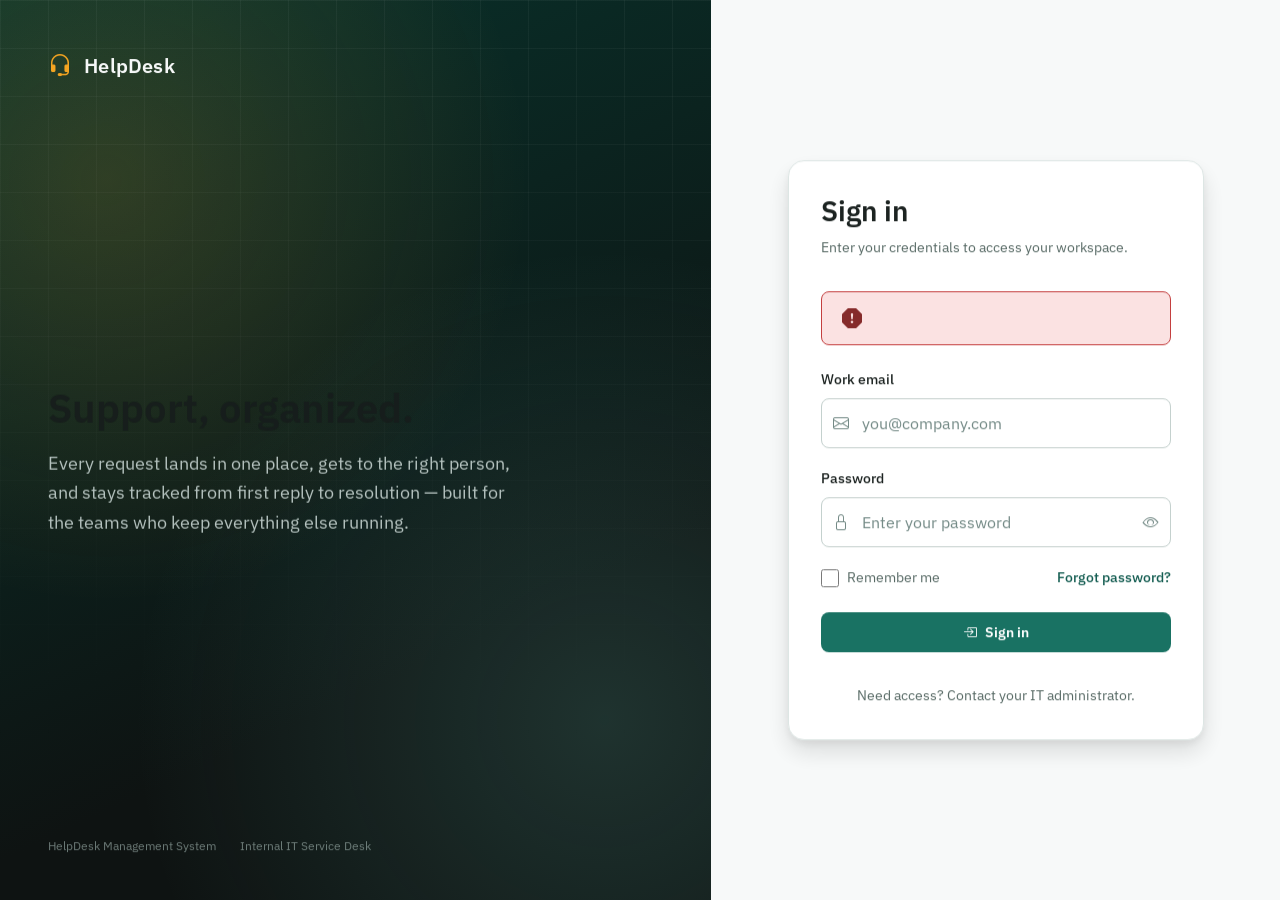
<file: frontend/index.html>
<!doctype html>
<html lang="en">
<head>
  <meta charset="UTF-8" />
  <meta name="viewport" content="width=device-width, initial-scale=1.0" />
  <title>HelpDesk</title>
  <meta name="description" content="HelpDesk Management System." />
  <!--
    No dashboard exists yet (Milestone 2+). Every visitor's entry point is
    the sign-in screen until session-aware routing lands alongside auth.js.
  -->
  <meta http-equiv="refresh" content="0; url=login.html" />
  <link rel="stylesheet" href="css/variables.css" />
  <link rel="stylesheet" href="css/base.css" />
</head>
<body>
  <main class="screen-center">
    <p>
      Redirecting to <a href="login.html">sign in</a>&hellip;
    </p>
  </main>
</body>
</html>
</file>
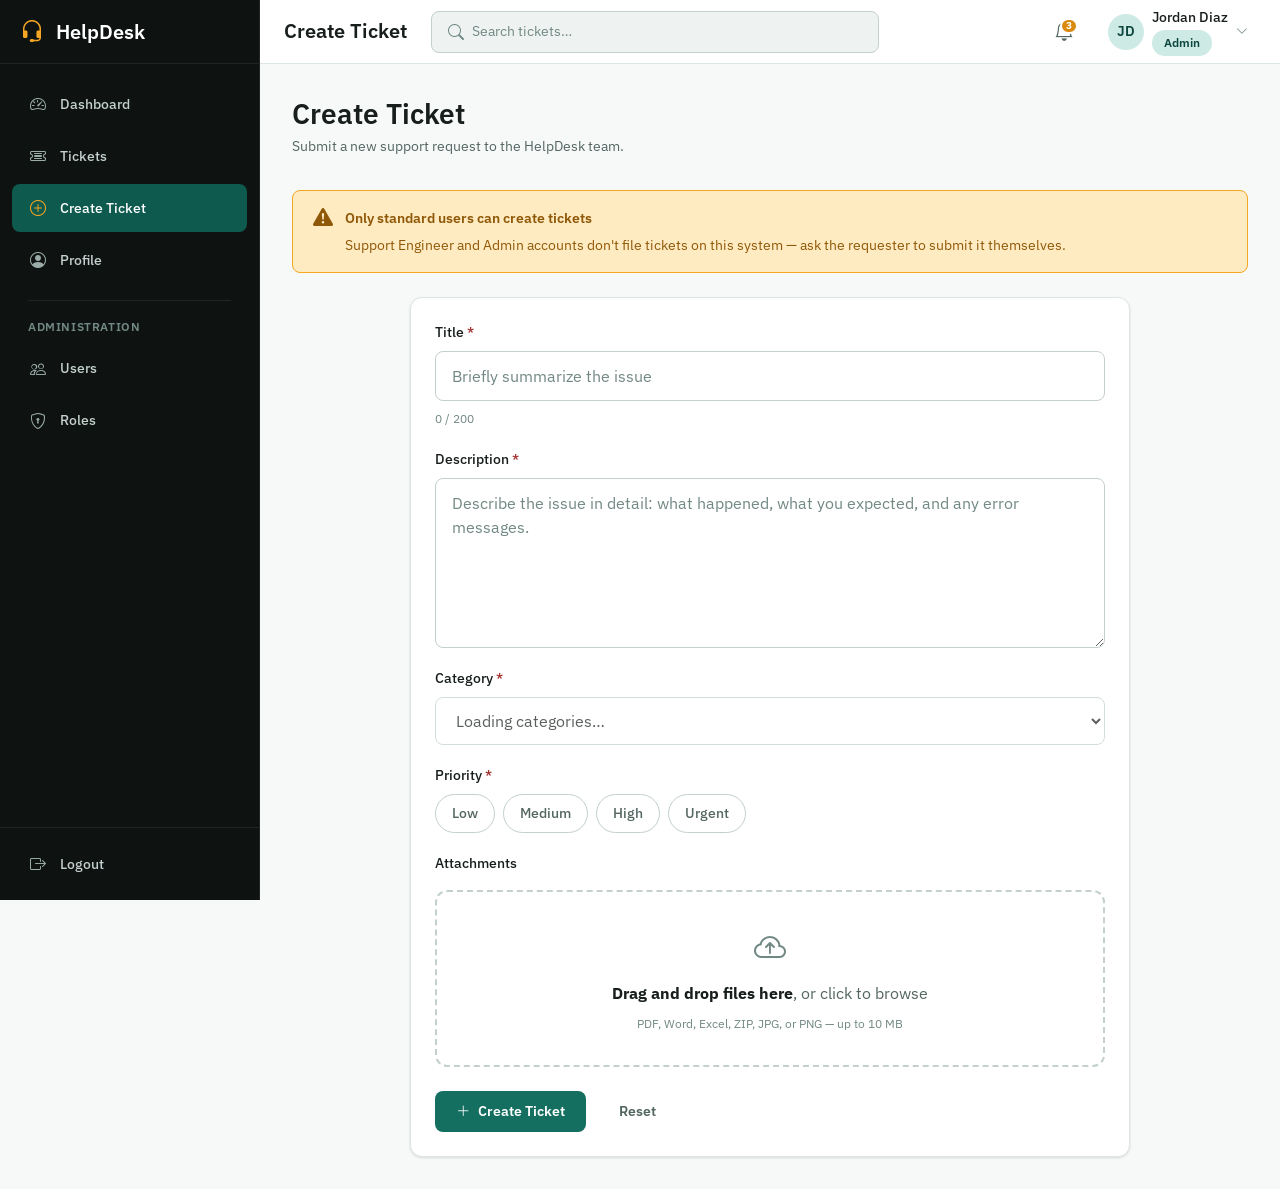
<file: frontend/create-ticket.html>
<!doctype html>
<html lang="en">
<head>
  <meta charset="UTF-8" />
  <meta name="viewport" content="width=device-width, initial-scale=1.0" />
  <title>Create Ticket · HelpDesk</title>
  <meta name="description" content="Submit a new HelpDesk support request." />

  <link rel="preconnect" href="https://fonts.googleapis.com" />
  <link rel="preconnect" href="https://fonts.gstatic.com" crossorigin />
  <link
    href="https://fonts.googleapis.com/css2?family=IBM+Plex+Sans:wght@400;500;600;700&family=IBM+Plex+Mono:wght@400;500&display=swap"
    rel="stylesheet"
  />
  <link
    rel="stylesheet"
    href="https://cdn.jsdelivr.net/npm/bootstrap-icons@1.11.3/font/bootstrap-icons.min.css"
  />

  <link rel="stylesheet" href="css/variables.css" />
  <link rel="stylesheet" href="css/base.css" />
  <link rel="stylesheet" href="css/layout.css" />
  <link rel="stylesheet" href="css/components.css" />
  <link rel="stylesheet" href="css/shell.css" />
</head>
<body>
  <a href="#main-content" class="skip-link">Skip to main content</a>

  <div class="app-shell" id="app-shell">
    <aside class="app-shell__sidebar sidebar" id="sidebar" aria-label="Primary">
      <div class="sidebar__brand">
        <i class="bi bi-headset" aria-hidden="true"></i>
        <span class="sidebar__brand-text">HelpDesk</span>
      </div>

      <nav class="sidebar__nav" aria-label="Main navigation">
        <ul class="sidebar__list">
          <li>
            <a class="sidebar__link" href="dashboard.html" data-nav="dashboard.html">
              <i class="bi bi-speedometer2" aria-hidden="true"></i>
              <span>Dashboard</span>
            </a>
          </li>
          <li>
            <a class="sidebar__link" href="tickets.html" data-nav="tickets.html">
              <i class="bi bi-ticket-detailed" aria-hidden="true"></i>
              <span>Tickets</span>
            </a>
          </li>
          <li>
            <a class="sidebar__link" href="create-ticket.html" data-nav="create-ticket.html">
              <i class="bi bi-plus-circle" aria-hidden="true"></i>
              <span>Create Ticket</span>
            </a>
          </li>
          <li>
            <a class="sidebar__link" href="profile.html" data-nav="profile.html">
              <i class="bi bi-person-circle" aria-hidden="true"></i>
              <span>Profile</span>
            </a>
          </li>
        </ul>

        <div class="sidebar__divider" role="separator"></div>
        <p class="sidebar__section-label">Administration</p>
        <ul class="sidebar__list">
          <li>
            <a class="sidebar__link" href="users.html" data-nav="users.html">
              <i class="bi bi-people" aria-hidden="true"></i>
              <span>Users</span>
            </a>
          </li>
          <li>
            <a class="sidebar__link" href="roles.html" data-nav="roles.html">
              <i class="bi bi-shield-lock" aria-hidden="true"></i>
              <span>Roles</span>
            </a>
          </li>
        </ul>
      </nav>

      <div class="sidebar__footer">
        <button
          type="button"
          class="sidebar__link"
          data-logout-action
        >
          <i class="bi bi-box-arrow-right" aria-hidden="true"></i>
          <span>Logout</span>
        </button>
      </div>
    </aside>

    <div class="app-shell__overlay" id="shell-overlay" hidden></div>

    <header class="app-shell__topbar topbar">
      <button
        type="button"
        class="topbar__menu-toggle"
        id="sidebar-toggle"
        aria-label="Toggle navigation"
        aria-expanded="false"
        aria-controls="sidebar"
      >
        <i class="bi bi-list" aria-hidden="true"></i>
      </button>

      <p class="topbar__title" aria-hidden="true">Create Ticket</p>

      <div class="topbar__search">
        <i class="bi bi-search" aria-hidden="true"></i>
        <input
          type="search"
          class="topbar__search-input"
          placeholder="Search tickets…"
          aria-label="Search tickets"
        />
      </div>

      <div class="topbar__actions">
        <button
          type="button"
          class="topbar__icon-btn"
          aria-label="Notifications, 3 unread"
          data-placeholder-action="Notifications aren't wired up yet."
        >
          <i class="bi bi-bell" aria-hidden="true"></i>
          <span class="topbar__badge" aria-hidden="true">3</span>
        </button>

        <div class="topbar__user">
          <button
            type="button"
            class="topbar__user-trigger"
            id="user-menu-trigger"
            aria-haspopup="true"
            aria-expanded="false"
            aria-controls="user-menu"
          >
            <span class="avatar" aria-hidden="true">JD</span>
            <span class="topbar__user-info">
              <span class="topbar__user-name">Jordan Diaz</span>
              <span class="badge badge--brand">Admin</span>
            </span>
            <i class="bi bi-chevron-down" aria-hidden="true"></i>
          </button>

          <div class="dropdown-menu" id="user-menu" role="menu" aria-label="User menu" hidden>
            <a class="dropdown-menu__item" role="menuitem" href="profile.html">
              <i class="bi bi-person" aria-hidden="true"></i>
              Profile
            </a>
            <div class="dropdown-menu__divider" role="separator"></div>
            <button
              type="button"
              class="dropdown-menu__item"
              role="menuitem"
              data-logout-action
            >
              <i class="bi bi-box-arrow-right" aria-hidden="true"></i>
              Logout
            </button>
          </div>
        </div>
      </div>
    </header>

    <main class="app-shell__main" id="main-content">
      <div class="page-header">
        <div>
          <h1 class="page-header__title">Create Ticket</h1>
          <p class="page-header__subtitle">Submit a new support request to the HelpDesk team.</p>
        </div>
      </div>

      <div class="alert alert--warning mb-6" id="wrong-role-notice" role="alert" hidden>
        <i class="bi bi-exclamation-triangle-fill alert__icon" aria-hidden="true"></i>
        <div>
          <p class="alert__title">Only standard users can create tickets</p>
          <p>Support Engineer and Admin accounts don't file tickets on this system — ask the requester to submit it themselves.</p>
        </div>
      </div>

      <div class="container container--md">
        <div class="card">
          <div class="card__body">
            <form id="create-ticket-form" novalidate>
              <div class="form-group">
              <label class="form-label form-label--required" for="title-input">Title</label>
              <input
                class="form-control"
                type="text"
                id="title-input"
                name="title"
                maxlength="200"
                placeholder="Briefly summarize the issue"
                aria-describedby="title-error title-count"
                required
              />
              <div class="flex justify-between">
                <p class="form-error" id="title-error" role="alert" hidden></p>
                <p class="form-hint" id="title-count">0 / 200</p>
              </div>
            </div>

            <div class="form-group">
              <label class="form-label form-label--required" for="description-input">Description</label>
              <textarea
                class="form-control"
                id="description-input"
                name="description"
                rows="6"
                placeholder="Describe the issue in detail: what happened, what you expected, and any error messages."
                aria-describedby="description-error"
                required
              ></textarea>
              <p class="form-error" id="description-error" role="alert" hidden></p>
            </div>

            <div class="form-group">
              <label class="form-label form-label--required" for="category-select">Category</label>
              <select class="form-control" id="category-select" name="category" aria-describedby="category-error" required disabled>
                <option value="" disabled selected>Loading categories…</option>
              </select>
              <p class="form-error" id="category-error" role="alert" hidden></p>
            </div>

            <div class="form-group">
              <span class="form-label form-label--required" id="priority-label">Priority</span>
              <div class="choice-group" role="radiogroup" aria-labelledby="priority-label" aria-describedby="priority-error">
                <button type="button" class="choice-chip" data-priority="LOW" role="radio" aria-checked="false">Low</button>
                <button type="button" class="choice-chip" data-priority="MEDIUM" role="radio" aria-checked="false">Medium</button>
                <button type="button" class="choice-chip" data-priority="HIGH" role="radio" aria-checked="false">High</button>
                <button type="button" class="choice-chip" data-priority="URGENT" role="radio" aria-checked="false">Urgent</button>
              </div>
              <p class="form-error" id="priority-error" role="alert" hidden></p>
            </div>

            <div class="form-group">
              <span class="form-label">Attachments</span>
              <div id="attachment-preview-list"></div>
              <div
                class="upload-area"
                id="attachment-upload"
                tabindex="0"
                role="button"
                aria-label="Upload an attachment: drag and drop files, or press Enter to browse"
              >
                <i class="bi bi-cloud-arrow-up" aria-hidden="true"></i>
                <p><strong>Drag and drop files here</strong>, or click to browse</p>
                <p class="form-hint">PDF, Word, Excel, ZIP, JPG, or PNG — up to 10 MB</p>
                <input
                  type="file"
                  id="attachment-input"
                  class="sr-only"
                  multiple
                  tabindex="-1"
                  aria-hidden="true"
                  accept=".pdf,.doc,.docx,.xls,.xlsx,.zip,.jpg,.jpeg,.png"
                />
              </div>
            </div>

            <div class="flex gap-3 mt-6">
              <button type="submit" id="create-ticket-submit" class="btn btn--primary">
                <i class="bi bi-plus-lg" aria-hidden="true"></i>
                Create Ticket
              </button>
              <button type="reset" class="btn btn--ghost">
                Reset
              </button>
            </div>
          </form>
        </div>
        </div>
      </div>
    </main>
  </div>

  <script type="module" src="js/pages/create-ticket.js"></script>
</body>
</html>
</file>
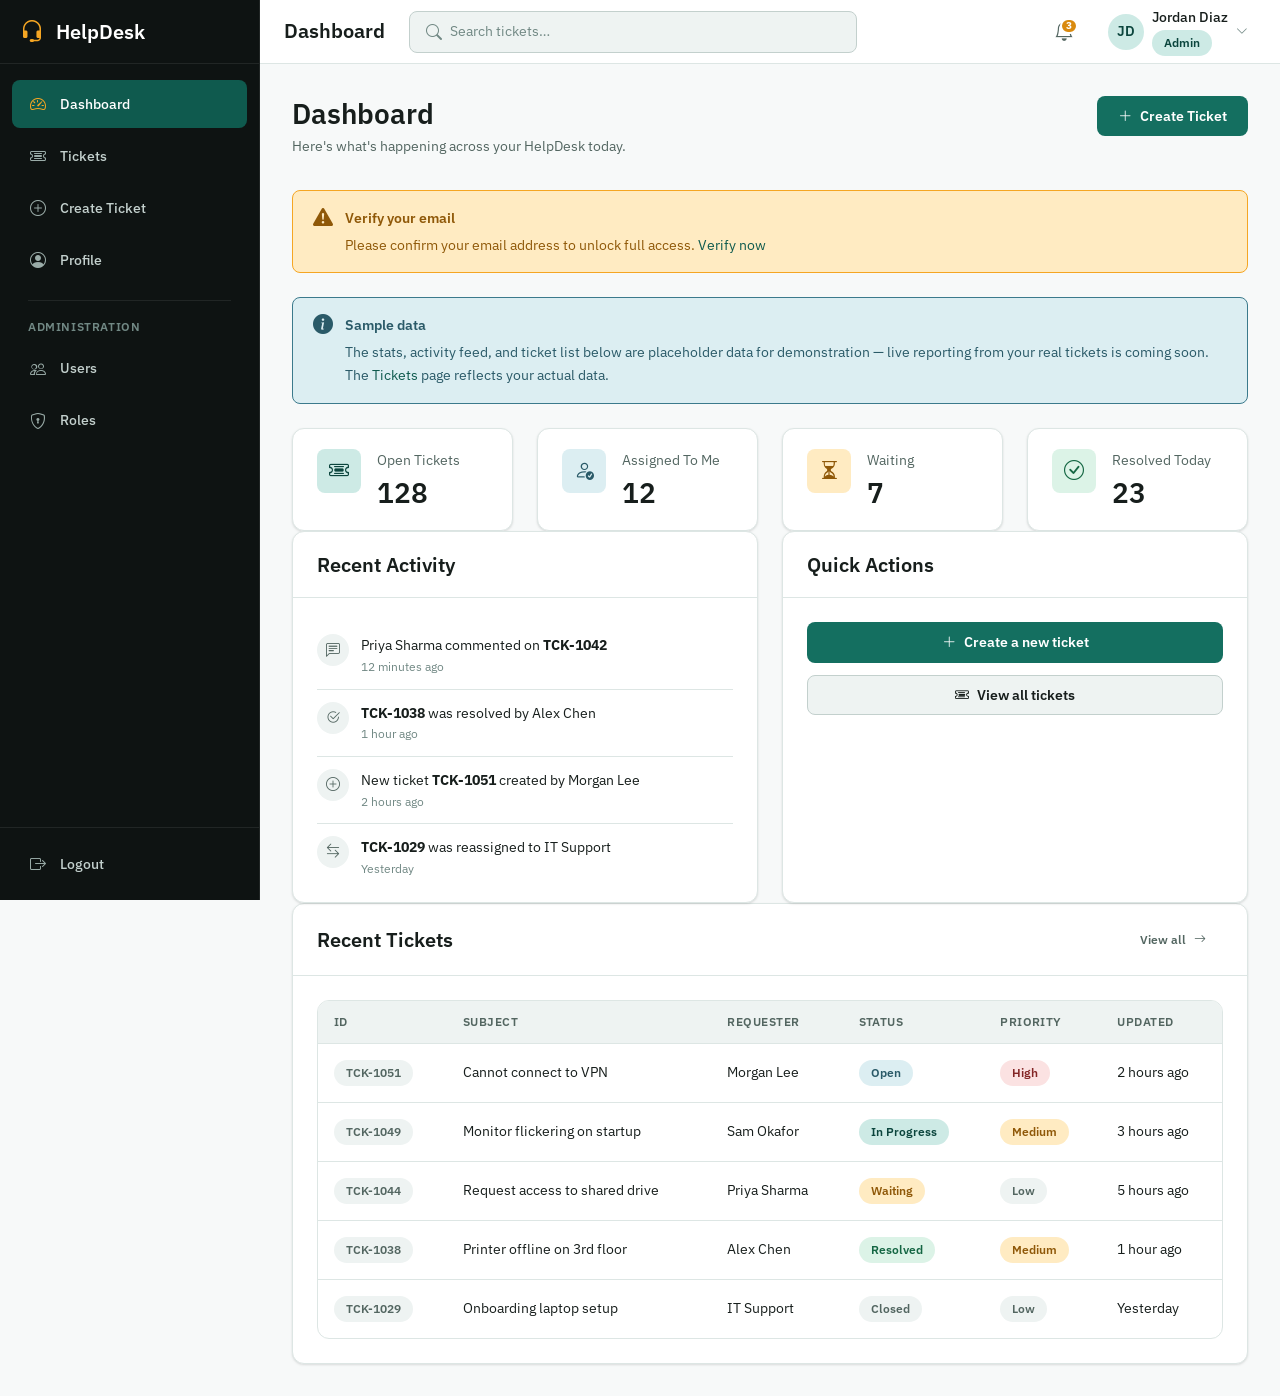
<file: frontend/dashboard.html>
<!doctype html>
<html lang="en">
<head>
  <meta charset="UTF-8" />
  <meta name="viewport" content="width=device-width, initial-scale=1.0" />
  <title>Dashboard · HelpDesk</title>
  <meta name="description" content="HelpDesk dashboard overview." />

  <link rel="preconnect" href="https://fonts.googleapis.com" />
  <link rel="preconnect" href="https://fonts.gstatic.com" crossorigin />
  <link
    href="https://fonts.googleapis.com/css2?family=IBM+Plex+Sans:wght@400;500;600;700&family=IBM+Plex+Mono:wght@400;500&display=swap"
    rel="stylesheet"
  />
  <link
    rel="stylesheet"
    href="https://cdn.jsdelivr.net/npm/bootstrap-icons@1.11.3/font/bootstrap-icons.min.css"
  />

  <link rel="stylesheet" href="css/variables.css" />
  <link rel="stylesheet" href="css/base.css" />
  <link rel="stylesheet" href="css/layout.css" />
  <link rel="stylesheet" href="css/components.css" />
  <link rel="stylesheet" href="css/shell.css" />
</head>
<body>
  <a href="#main-content" class="skip-link">Skip to main content</a>

  <div class="app-shell" id="app-shell">
    <aside class="app-shell__sidebar sidebar" id="sidebar" aria-label="Primary">
      <div class="sidebar__brand">
        <i class="bi bi-headset" aria-hidden="true"></i>
        <span class="sidebar__brand-text">HelpDesk</span>
      </div>

      <nav class="sidebar__nav" aria-label="Main navigation">
        <ul class="sidebar__list">
          <li>
            <a class="sidebar__link" href="dashboard.html" data-nav="dashboard.html">
              <i class="bi bi-speedometer2" aria-hidden="true"></i>
              <span>Dashboard</span>
            </a>
          </li>
          <li>
            <a class="sidebar__link" href="tickets.html" data-nav="tickets.html">
              <i class="bi bi-ticket-detailed" aria-hidden="true"></i>
              <span>Tickets</span>
            </a>
          </li>
          <li>
            <a class="sidebar__link" href="create-ticket.html" data-nav="create-ticket.html">
              <i class="bi bi-plus-circle" aria-hidden="true"></i>
              <span>Create Ticket</span>
            </a>
          </li>
          <li>
            <a class="sidebar__link" href="profile.html" data-nav="profile.html">
              <i class="bi bi-person-circle" aria-hidden="true"></i>
              <span>Profile</span>
            </a>
          </li>
        </ul>

        <div class="sidebar__divider" role="separator"></div>
        <p class="sidebar__section-label">Administration</p>
        <ul class="sidebar__list">
          <li>
            <a class="sidebar__link" href="users.html" data-nav="users.html">
              <i class="bi bi-people" aria-hidden="true"></i>
              <span>Users</span>
            </a>
          </li>
          <li>
            <a class="sidebar__link" href="roles.html" data-nav="roles.html">
              <i class="bi bi-shield-lock" aria-hidden="true"></i>
              <span>Roles</span>
            </a>
          </li>
        </ul>
      </nav>

      <div class="sidebar__footer">
        <button
          type="button"
          class="sidebar__link"
          data-logout-action
        >
          <i class="bi bi-box-arrow-right" aria-hidden="true"></i>
          <span>Logout</span>
        </button>
      </div>
    </aside>

    <div class="app-shell__overlay" id="shell-overlay" hidden></div>

    <header class="app-shell__topbar topbar">
      <button
        type="button"
        class="topbar__menu-toggle"
        id="sidebar-toggle"
        aria-label="Toggle navigation"
        aria-expanded="false"
        aria-controls="sidebar"
      >
        <i class="bi bi-list" aria-hidden="true"></i>
      </button>

      <p class="topbar__title" aria-hidden="true">Dashboard</p>

      <div class="topbar__search">
        <i class="bi bi-search" aria-hidden="true"></i>
        <input
          type="search"
          class="topbar__search-input"
          placeholder="Search tickets…"
          aria-label="Search tickets"
        />
      </div>

      <div class="topbar__actions">
        <button
          type="button"
          class="topbar__icon-btn"
          id="notification-button"
          aria-label="Notifications, 3 unread"
          data-placeholder-action="Notifications aren't wired up yet."
        >
          <i class="bi bi-bell" aria-hidden="true"></i>
          <span class="topbar__badge" aria-hidden="true">3</span>
        </button>

        <div class="topbar__user">
          <button
            type="button"
            class="topbar__user-trigger"
            id="user-menu-trigger"
            aria-haspopup="true"
            aria-expanded="false"
            aria-controls="user-menu"
          >
            <span class="avatar" aria-hidden="true">JD</span>
            <span class="topbar__user-info">
              <span class="topbar__user-name">Jordan Diaz</span>
              <span class="badge badge--brand">Admin</span>
            </span>
            <i class="bi bi-chevron-down" aria-hidden="true"></i>
          </button>

          <div class="dropdown-menu" id="user-menu" role="menu" aria-label="User menu" hidden>
            <a class="dropdown-menu__item" role="menuitem" href="profile.html">
              <i class="bi bi-person" aria-hidden="true"></i>
              Profile
            </a>
            <div class="dropdown-menu__divider" role="separator"></div>
            <button
              type="button"
              class="dropdown-menu__item"
              role="menuitem"
              data-logout-action
            >
              <i class="bi bi-box-arrow-right" aria-hidden="true"></i>
              Logout
            </button>
          </div>
        </div>
      </div>
    </header>

    <main class="app-shell__main" id="main-content">
      <div class="page-header">
        <div>
          <h1 class="page-header__title">Dashboard</h1>
          <p class="page-header__subtitle" id="dashboard-subtitle">Here's what's happening across your HelpDesk today.</p>
        </div>
        <div class="page-header__actions">
          <a href="create-ticket.html" class="btn btn--primary">
            <i class="bi bi-plus-lg" aria-hidden="true"></i>
            Create Ticket
          </a>
        </div>
      </div>

      <div class="alert alert--warning mb-6" id="unverified-banner" role="alert" hidden>
        <i class="bi bi-exclamation-triangle-fill alert__icon" aria-hidden="true"></i>
        <div>
          <p class="alert__title">Verify your email</p>
          <p>Please confirm your email address to unlock full access. <a href="verification-pending.html">Verify now</a></p>
        </div>
      </div>

      <div class="alert alert--info mb-6" role="status">
        <i class="bi bi-info-circle-fill alert__icon" aria-hidden="true"></i>
        <div>
          <p class="alert__title">Sample data</p>
          <p>The stats, activity feed, and ticket list below are placeholder data for demonstration — live reporting from your real tickets is coming soon. The <a href="tickets.html">Tickets</a> page reflects your actual data.</p>
        </div>
      </div>

      <div class="grid grid-cols-4 mb-8">
        <div class="stat-card">
          <div class="stat-card__icon stat-card__icon--brand">
            <i class="bi bi-ticket-detailed" aria-hidden="true"></i>
          </div>
          <div>
            <p class="stat-card__label">Open Tickets</p>
            <p class="stat-card__value">128</p>
          </div>
        </div>

        <div class="stat-card">
          <div class="stat-card__icon stat-card__icon--info">
            <i class="bi bi-person-check" aria-hidden="true"></i>
          </div>
          <div>
            <p class="stat-card__label">Assigned To Me</p>
            <p class="stat-card__value">12</p>
          </div>
        </div>

        <div class="stat-card">
          <div class="stat-card__icon stat-card__icon--signal">
            <i class="bi bi-hourglass-split" aria-hidden="true"></i>
          </div>
          <div>
            <p class="stat-card__label">Waiting</p>
            <p class="stat-card__value">7</p>
          </div>
        </div>

        <div class="stat-card">
          <div class="stat-card__icon stat-card__icon--success">
            <i class="bi bi-check-circle" aria-hidden="true"></i>
          </div>
          <div>
            <p class="stat-card__label">Resolved Today</p>
            <p class="stat-card__value">23</p>
          </div>
        </div>
      </div>

      <div class="grid grid-cols-2 mb-8">
        <div class="card">
          <div class="card__header">
            <h2>Recent Activity</h2>
          </div>
          <div class="card__body">
            <ul class="activity-list">
              <li class="activity-item">
                <span class="activity-item__icon"><i class="bi bi-chat-left-text" aria-hidden="true"></i></span>
                <div>
                  <p class="activity-item__text">Priya Sharma commented on <strong>TCK-1042</strong></p>
                  <p class="activity-item__time">12 minutes ago</p>
                </div>
              </li>
              <li class="activity-item">
                <span class="activity-item__icon"><i class="bi bi-check2-circle" aria-hidden="true"></i></span>
                <div>
                  <p class="activity-item__text"><strong>TCK-1038</strong> was resolved by Alex Chen</p>
                  <p class="activity-item__time">1 hour ago</p>
                </div>
              </li>
              <li class="activity-item">
                <span class="activity-item__icon"><i class="bi bi-plus-circle" aria-hidden="true"></i></span>
                <div>
                  <p class="activity-item__text">New ticket <strong>TCK-1051</strong> created by Morgan Lee</p>
                  <p class="activity-item__time">2 hours ago</p>
                </div>
              </li>
              <li class="activity-item">
                <span class="activity-item__icon"><i class="bi bi-arrow-left-right" aria-hidden="true"></i></span>
                <div>
                  <p class="activity-item__text"><strong>TCK-1029</strong> was reassigned to IT Support</p>
                  <p class="activity-item__time">Yesterday</p>
                </div>
              </li>
            </ul>
          </div>
        </div>

        <div class="card">
          <div class="card__header">
            <h2>Quick Actions</h2>
          </div>
          <div class="card__body flex flex-col gap-3">
            <a href="create-ticket.html" class="btn btn--primary btn--block">
              <i class="bi bi-plus-lg" aria-hidden="true"></i>
              Create a new ticket
            </a>
            <a href="tickets.html" class="btn btn--secondary btn--block">
              <i class="bi bi-ticket-detailed" aria-hidden="true"></i>
              View all tickets
            </a>
          </div>
        </div>
      </div>

      <div class="card">
        <div class="card__header">
          <h2>Recent Tickets</h2>
          <a href="tickets.html" class="btn btn--ghost btn--sm">
            View all
            <i class="bi bi-arrow-right" aria-hidden="true"></i>
          </a>
        </div>
        <div class="card__body">
          <div class="table-wrapper">
            <table class="table table--hover">
              <thead>
                <tr>
                  <th scope="col">ID</th>
                  <th scope="col">Subject</th>
                  <th scope="col">Requester</th>
                  <th scope="col">Status</th>
                  <th scope="col">Priority</th>
                  <th scope="col">Updated</th>
                </tr>
              </thead>
              <tbody>
                <tr>
                  <td><span class="badge badge--neutral">TCK-1051</span></td>
                  <td>Cannot connect to VPN</td>
                  <td>Morgan Lee</td>
                  <td><span class="badge badge--info">Open</span></td>
                  <td><span class="badge badge--danger">High</span></td>
                  <td>2 hours ago</td>
                </tr>
                <tr>
                  <td><span class="badge badge--neutral">TCK-1049</span></td>
                  <td>Monitor flickering on startup</td>
                  <td>Sam Okafor</td>
                  <td><span class="badge badge--brand">In Progress</span></td>
                  <td><span class="badge badge--signal">Medium</span></td>
                  <td>3 hours ago</td>
                </tr>
                <tr>
                  <td><span class="badge badge--neutral">TCK-1044</span></td>
                  <td>Request access to shared drive</td>
                  <td>Priya Sharma</td>
                  <td><span class="badge badge--signal">Waiting</span></td>
                  <td><span class="badge badge--neutral">Low</span></td>
                  <td>5 hours ago</td>
                </tr>
                <tr>
                  <td><span class="badge badge--neutral">TCK-1038</span></td>
                  <td>Printer offline on 3rd floor</td>
                  <td>Alex Chen</td>
                  <td><span class="badge badge--success">Resolved</span></td>
                  <td><span class="badge badge--signal">Medium</span></td>
                  <td>1 hour ago</td>
                </tr>
                <tr>
                  <td><span class="badge badge--neutral">TCK-1029</span></td>
                  <td>Onboarding laptop setup</td>
                  <td>IT Support</td>
                  <td><span class="badge badge--neutral">Closed</span></td>
                  <td><span class="badge badge--neutral">Low</span></td>
                  <td>Yesterday</td>
                </tr>
              </tbody>
            </table>
          </div>
        </div>
      </div>
    </main>
  </div>

  <script type="module" src="js/pages/dashboard.js"></script>
</body>
</html>
</file>
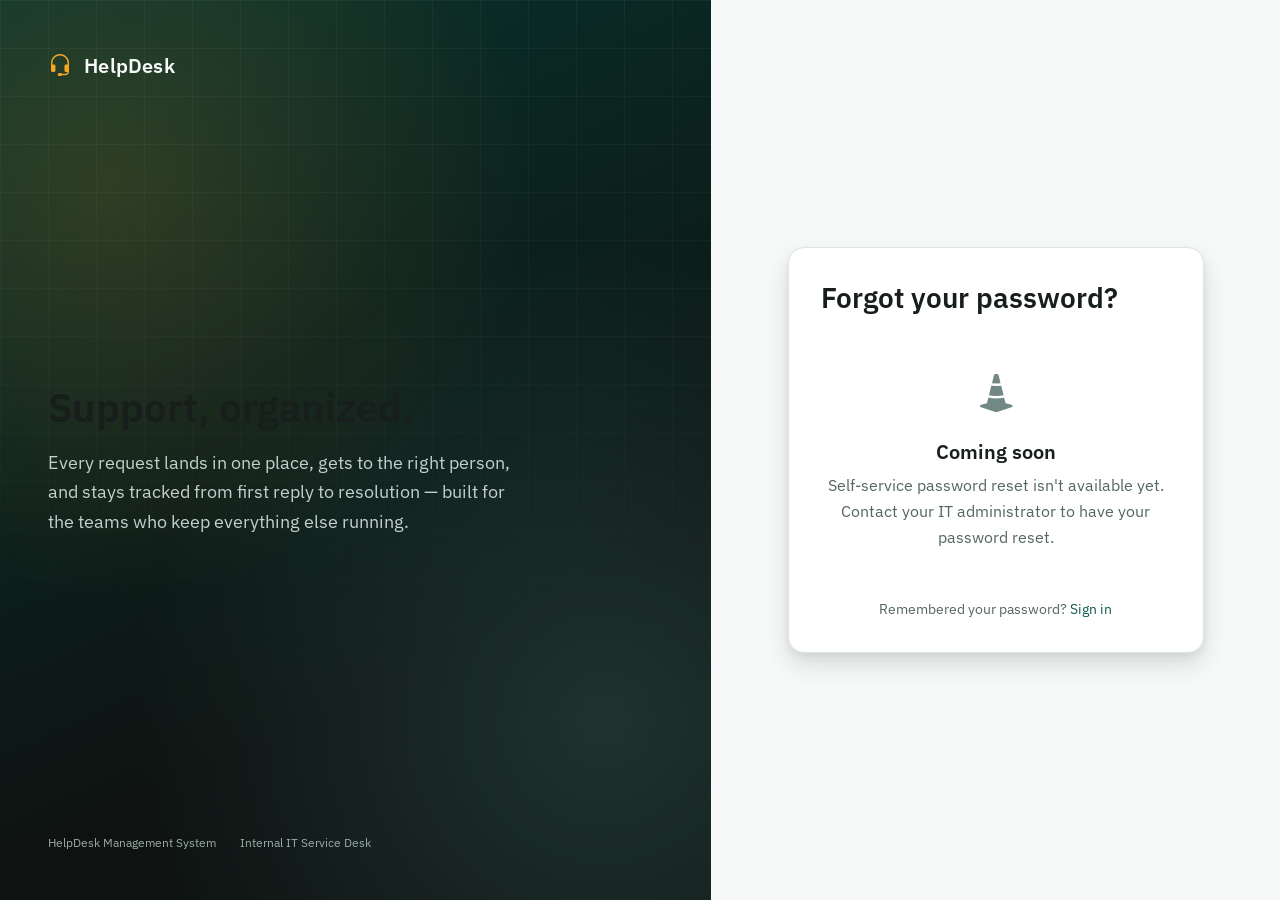
<file: frontend/forgot-password.html>
<!doctype html>
<html lang="en">
<head>
  <meta charset="UTF-8" />
  <meta name="viewport" content="width=device-width, initial-scale=1.0" />
  <title>Forgot password · HelpDesk</title>
  <meta name="description" content="Request a password reset link for your HelpDesk account." />

  <link rel="preconnect" href="https://fonts.googleapis.com" />
  <link rel="preconnect" href="https://fonts.gstatic.com" crossorigin />
  <link
    href="https://fonts.googleapis.com/css2?family=IBM+Plex+Sans:wght@400;500;600;700&family=IBM+Plex+Mono:wght@400;500&display=swap"
    rel="stylesheet"
  />
  <link
    rel="stylesheet"
    href="https://cdn.jsdelivr.net/npm/bootstrap-icons@1.11.3/font/bootstrap-icons.min.css"
  />

  <link rel="stylesheet" href="css/variables.css" />
  <link rel="stylesheet" href="css/base.css" />
  <link rel="stylesheet" href="css/layout.css" />
  <link rel="stylesheet" href="css/components.css" />
  <link rel="stylesheet" href="css/auth.css" />
</head>
<body>
  <main class="auth-screen">
    <section class="auth-screen__brand" aria-hidden="true">
      <div class="auth-screen__brand-mark">
        <i class="bi bi-headset"></i>
        <span>HelpDesk</span>
      </div>

      <div class="auth-screen__brand-copy">
        <h1>Support, organized.</h1>
        <p>
          Every request lands in one place, gets to the right person, and stays
          tracked from first reply to resolution — built for the teams who
          keep everything else running.
        </p>
      </div>

      <div class="auth-screen__brand-footer">
        <span>HelpDesk Management System</span>
        <span>Internal IT Service Desk</span>
      </div>
    </section>

    <section class="auth-screen__form">
      <div class="auth-card">
        <div class="auth-card__header">
          <h2>Forgot your password?</h2>
        </div>

        <div class="empty-state empty-state--card">
          <i class="bi bi-cone-striped empty-state__icon" aria-hidden="true"></i>
          <h2 class="empty-state__title" tabindex="-1">Coming soon</h2>
          <p class="empty-state__description">
            Self-service password reset isn't available yet. Contact your IT administrator to have your password reset.
          </p>
        </div>

        <p class="auth-card__footer">
          Remembered your password? <a href="login.html">Sign in</a>
        </p>
      </div>
    </section>
  </main>

  <script type="module" src="js/pages/forgot-password.js"></script>
</body>
</html>
</file>
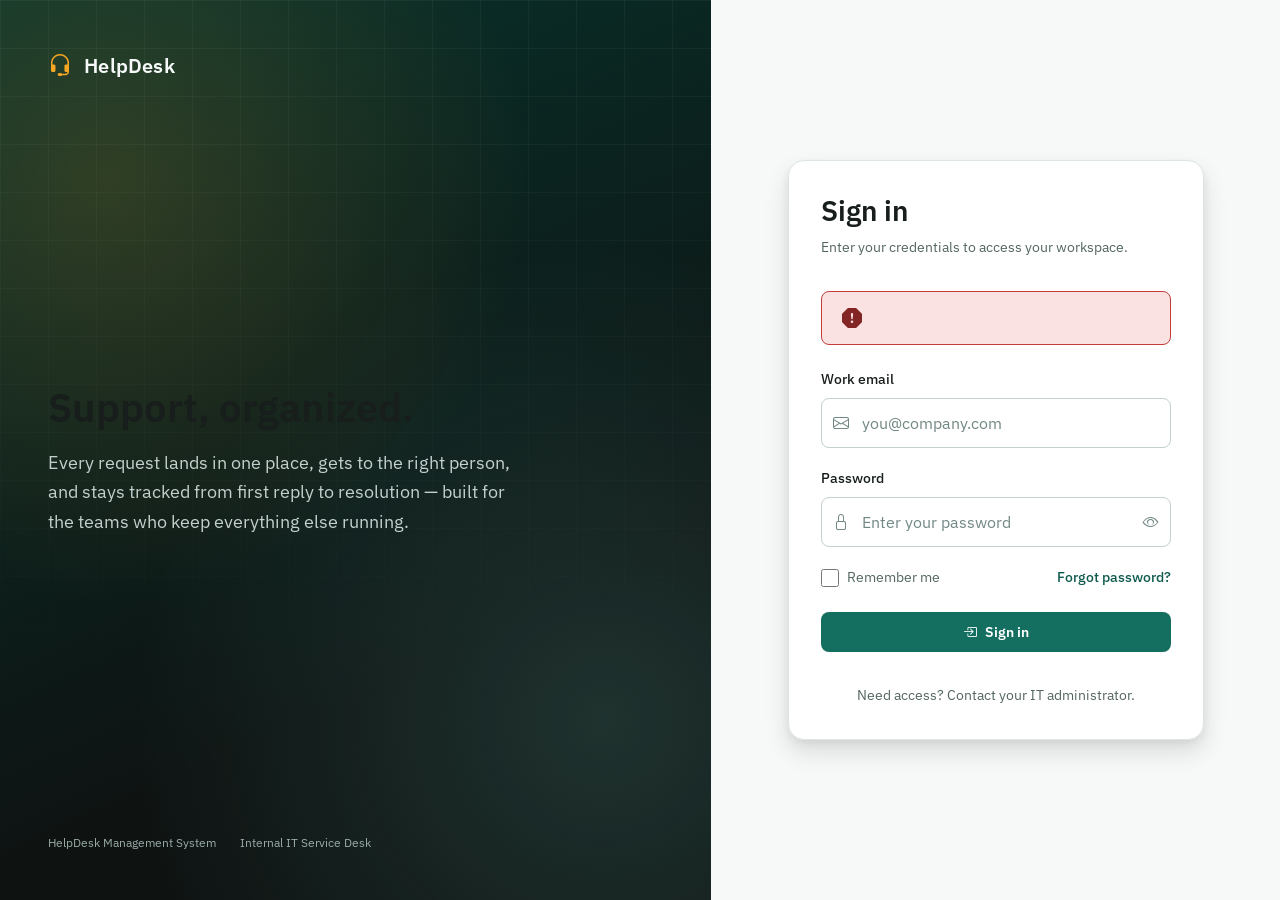
<file: frontend/login.html>
<!doctype html>
<html lang="en">
<head>
  <meta charset="UTF-8" />
  <meta name="viewport" content="width=device-width, initial-scale=1.0" />
  <title>Sign in · HelpDesk</title>
  <meta name="description" content="Sign in to the HelpDesk Management System." />

  <link rel="preconnect" href="https://fonts.googleapis.com" />
  <link rel="preconnect" href="https://fonts.gstatic.com" crossorigin />
  <link
    href="https://fonts.googleapis.com/css2?family=IBM+Plex+Sans:wght@400;500;600;700&family=IBM+Plex+Mono:wght@400;500&display=swap"
    rel="stylesheet"
  />
  <link
    rel="stylesheet"
    href="https://cdn.jsdelivr.net/npm/bootstrap-icons@1.11.3/font/bootstrap-icons.min.css"
  />

  <link rel="stylesheet" href="css/variables.css" />
  <link rel="stylesheet" href="css/base.css" />
  <link rel="stylesheet" href="css/layout.css" />
  <link rel="stylesheet" href="css/components.css" />
  <link rel="stylesheet" href="css/auth.css" />
</head>
<body>
  <main class="auth-screen">
    <section class="auth-screen__brand" aria-hidden="true">
      <div class="auth-screen__brand-mark">
        <i class="bi bi-headset"></i>
        <span>HelpDesk</span>
      </div>

      <div class="auth-screen__brand-copy">
        <h1>Support, organized.</h1>
        <p>
          Every request lands in one place, gets to the right person, and stays
          tracked from first reply to resolution — built for the teams who
          keep everything else running.
        </p>
      </div>

      <div class="auth-screen__brand-footer">
        <span>HelpDesk Management System</span>
        <span>Internal IT Service Desk</span>
      </div>
    </section>

    <section class="auth-screen__form">
      <div class="auth-card">
        <div class="auth-card__header">
          <h2>Sign in</h2>
          <p>Enter your credentials to access your workspace.</p>
        </div>

        <div class="alert alert--danger mb-6" id="login-error-alert" role="alert" hidden>
          <i class="bi bi-exclamation-octagon-fill alert__icon" aria-hidden="true"></i>
          <p id="login-error-message"></p>
        </div>

        <form id="login-form" novalidate>
          <div class="form-group">
            <label class="form-label" for="email">Work email</label>
            <div class="input-affix">
              <i class="bi bi-envelope input-affix__icon" aria-hidden="true"></i>
              <input
                class="form-control"
                type="email"
                id="email"
                name="email"
                autocomplete="email"
                placeholder="you@company.com"
                aria-describedby="email-error"
                required
              />
            </div>
            <p class="form-error" id="email-error" role="alert" hidden></p>
          </div>

          <div class="form-group">
            <label class="form-label" for="password">Password</label>
            <div class="input-affix">
              <i class="bi bi-lock input-affix__icon" aria-hidden="true"></i>
              <input
                class="form-control"
                type="password"
                id="password"
                name="password"
                autocomplete="current-password"
                placeholder="Enter your password"
                aria-describedby="password-error"
                required
              />
              <button
                type="button"
                id="toggle-password"
                class="input-affix__toggle"
                aria-label="Show password"
              >
                <i class="bi bi-eye" aria-hidden="true"></i>
              </button>
            </div>
            <p class="form-error" id="password-error" role="alert" hidden></p>
          </div>

          <div class="auth-card__row">
            <div class="form-check">
              <input type="checkbox" id="remember-me" name="rememberMe" />
              <label for="remember-me">Remember me</label>
            </div>
            <a class="auth-card__link" href="forgot-password.html">Forgot password?</a>
          </div>

          <button type="submit" id="login-submit" class="btn btn--primary btn--block">
            <i class="bi bi-box-arrow-in-right" aria-hidden="true"></i>
            Sign in
          </button>
        </form>

        <p class="auth-card__footer">
          Need access? Contact your IT administrator.
        </p>
      </div>
    </section>
  </main>

  <script type="module" src="js/pages/login.js"></script>
</body>
</html>
</file>
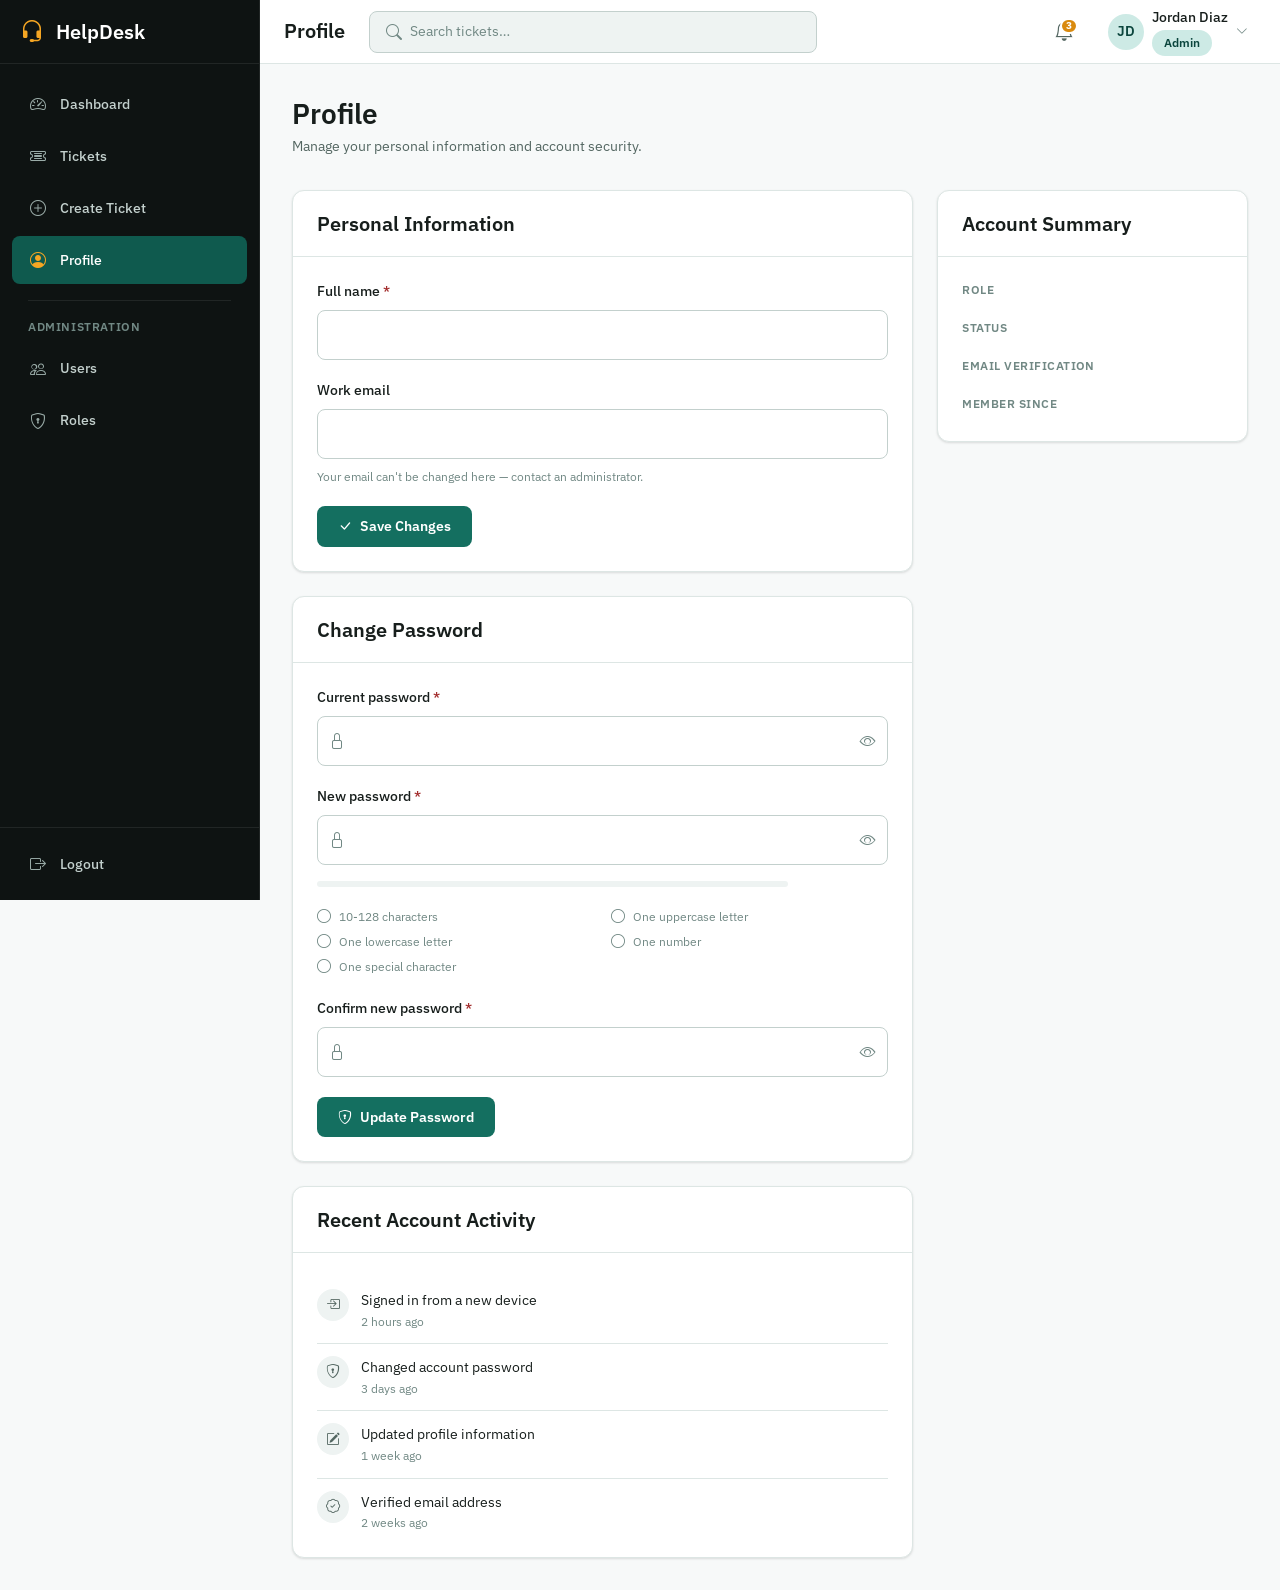
<file: frontend/profile.html>
<!doctype html>
<html lang="en">
<head>
  <meta charset="UTF-8" />
  <meta name="viewport" content="width=device-width, initial-scale=1.0" />
  <title>Profile · HelpDesk</title>
  <meta name="description" content="Manage your HelpDesk profile and account security." />

  <link rel="preconnect" href="https://fonts.googleapis.com" />
  <link rel="preconnect" href="https://fonts.gstatic.com" crossorigin />
  <link
    href="https://fonts.googleapis.com/css2?family=IBM+Plex+Sans:wght@400;500;600;700&family=IBM+Plex+Mono:wght@400;500&display=swap"
    rel="stylesheet"
  />
  <link
    rel="stylesheet"
    href="https://cdn.jsdelivr.net/npm/bootstrap-icons@1.11.3/font/bootstrap-icons.min.css"
  />

  <link rel="stylesheet" href="css/variables.css" />
  <link rel="stylesheet" href="css/base.css" />
  <link rel="stylesheet" href="css/layout.css" />
  <link rel="stylesheet" href="css/components.css" />
  <link rel="stylesheet" href="css/shell.css" />
</head>
<body>
  <a href="#main-content" class="skip-link">Skip to main content</a>

  <div class="app-shell" id="app-shell">
    <aside class="app-shell__sidebar sidebar" id="sidebar" aria-label="Primary">
      <div class="sidebar__brand">
        <i class="bi bi-headset" aria-hidden="true"></i>
        <span class="sidebar__brand-text">HelpDesk</span>
      </div>

      <nav class="sidebar__nav" aria-label="Main navigation">
        <ul class="sidebar__list">
          <li>
            <a class="sidebar__link" href="dashboard.html" data-nav="dashboard.html">
              <i class="bi bi-speedometer2" aria-hidden="true"></i>
              <span>Dashboard</span>
            </a>
          </li>
          <li>
            <a class="sidebar__link" href="tickets.html" data-nav="tickets.html">
              <i class="bi bi-ticket-detailed" aria-hidden="true"></i>
              <span>Tickets</span>
            </a>
          </li>
          <li>
            <a class="sidebar__link" href="create-ticket.html" data-nav="create-ticket.html">
              <i class="bi bi-plus-circle" aria-hidden="true"></i>
              <span>Create Ticket</span>
            </a>
          </li>
          <li>
            <a class="sidebar__link" href="profile.html" data-nav="profile.html">
              <i class="bi bi-person-circle" aria-hidden="true"></i>
              <span>Profile</span>
            </a>
          </li>
        </ul>

        <div class="sidebar__divider" role="separator"></div>
        <p class="sidebar__section-label">Administration</p>
        <ul class="sidebar__list">
          <li>
            <a class="sidebar__link" href="users.html" data-nav="users.html">
              <i class="bi bi-people" aria-hidden="true"></i>
              <span>Users</span>
            </a>
          </li>
          <li>
            <a class="sidebar__link" href="roles.html" data-nav="roles.html">
              <i class="bi bi-shield-lock" aria-hidden="true"></i>
              <span>Roles</span>
            </a>
          </li>
        </ul>
      </nav>

      <div class="sidebar__footer">
        <button
          type="button"
          class="sidebar__link"
          data-logout-action
        >
          <i class="bi bi-box-arrow-right" aria-hidden="true"></i>
          <span>Logout</span>
        </button>
      </div>
    </aside>

    <div class="app-shell__overlay" id="shell-overlay" hidden></div>

    <header class="app-shell__topbar topbar">
      <button
        type="button"
        class="topbar__menu-toggle"
        id="sidebar-toggle"
        aria-label="Toggle navigation"
        aria-expanded="false"
        aria-controls="sidebar"
      >
        <i class="bi bi-list" aria-hidden="true"></i>
      </button>

      <p class="topbar__title" aria-hidden="true">Profile</p>

      <div class="topbar__search">
        <i class="bi bi-search" aria-hidden="true"></i>
        <input
          type="search"
          class="topbar__search-input"
          placeholder="Search tickets…"
          aria-label="Search tickets"
        />
      </div>

      <div class="topbar__actions">
        <button
          type="button"
          class="topbar__icon-btn"
          aria-label="Notifications, 3 unread"
          data-placeholder-action="Notifications aren't wired up yet."
        >
          <i class="bi bi-bell" aria-hidden="true"></i>
          <span class="topbar__badge" aria-hidden="true">3</span>
        </button>

        <div class="topbar__user">
          <button
            type="button"
            class="topbar__user-trigger"
            id="user-menu-trigger"
            aria-haspopup="true"
            aria-expanded="false"
            aria-controls="user-menu"
          >
            <span class="avatar" aria-hidden="true">JD</span>
            <span class="topbar__user-info">
              <span class="topbar__user-name">Jordan Diaz</span>
              <span class="badge badge--brand">Admin</span>
            </span>
            <i class="bi bi-chevron-down" aria-hidden="true"></i>
          </button>

          <div class="dropdown-menu" id="user-menu" role="menu" aria-label="User menu" hidden>
            <a class="dropdown-menu__item" role="menuitem" href="profile.html">
              <i class="bi bi-person" aria-hidden="true"></i>
              Profile
            </a>
            <div class="dropdown-menu__divider" role="separator"></div>
            <button
              type="button"
              class="dropdown-menu__item"
              role="menuitem"
              data-logout-action
            >
              <i class="bi bi-box-arrow-right" aria-hidden="true"></i>
              Logout
            </button>
          </div>
        </div>
      </div>
    </header>

    <main class="app-shell__main" id="main-content">
      <div class="page-header">
        <div>
          <h1 class="page-header__title">Profile</h1>
          <p class="page-header__subtitle">Manage your personal information and account security.</p>
        </div>
      </div>

      <div class="grid-detail">
        <div>
          <div class="card mb-6">
            <div class="card__header">
              <h2>Personal Information</h2>
            </div>
            <div class="card__body">
              <form id="profile-form" novalidate>
                <div class="form-group">
                  <label class="form-label form-label--required" for="name-input">Full name</label>
                  <input
                    class="form-control"
                    type="text"
                    id="name-input"
                    name="name"
                    maxlength="100"
                    aria-describedby="name-error"
                    required
                  />
                  <p class="form-error" id="name-error" role="alert" hidden></p>
                </div>

                <div class="form-group">
                  <label class="form-label" for="email-input">Work email</label>
                  <input
                    class="form-control"
                    type="email"
                    id="email-input"
                    name="email"
                    aria-describedby="email-hint"
                    disabled
                  />
                  <p class="form-hint" id="email-hint">
                    Your email can't be changed here — contact an administrator.
                  </p>
                </div>

                <button type="submit" id="profile-submit" class="btn btn--primary">
                  <i class="bi bi-check-lg" aria-hidden="true"></i>
                  Save Changes
                </button>
              </form>
            </div>
          </div>

          <div class="card mb-6">
            <div class="card__header">
              <h2>Change Password</h2>
            </div>
            <div class="card__body">
              <form id="password-form" novalidate>
                <div class="form-group">
                  <label class="form-label form-label--required" for="current-password-input">Current password</label>
                  <div class="input-affix">
                    <i class="bi bi-lock input-affix__icon" aria-hidden="true"></i>
                    <input
                      class="form-control"
                      type="password"
                      id="current-password-input"
                      name="currentPassword"
                      autocomplete="current-password"
                      aria-describedby="current-password-error"
                      required
                    />
                    <button type="button" id="toggle-current-password" class="input-affix__toggle" aria-label="Show password">
                      <i class="bi bi-eye" aria-hidden="true"></i>
                    </button>
                  </div>
                  <p class="form-error" id="current-password-error" role="alert" hidden></p>
                </div>

                <div class="form-group">
                  <label class="form-label form-label--required" for="new-password-input">New password</label>
                  <div class="input-affix">
                    <i class="bi bi-lock input-affix__icon" aria-hidden="true"></i>
                    <input
                      class="form-control"
                      type="password"
                      id="new-password-input"
                      name="newPassword"
                      autocomplete="new-password"
                      aria-describedby="new-password-error password-requirements-list"
                      required
                    />
                    <button type="button" id="toggle-new-password" class="input-affix__toggle" aria-label="Show password">
                      <i class="bi bi-eye" aria-hidden="true"></i>
                    </button>
                  </div>
                  <p class="form-error" id="new-password-error" role="alert" hidden></p>

                  <div class="password-strength" id="password-strength">
                    <div
                      class="password-strength__bar"
                      id="password-strength-bar"
                      role="progressbar"
                      aria-valuemin="0"
                      aria-valuemax="100"
                      aria-valuenow="0"
                      aria-label="Password strength"
                    >
                      <div class="password-strength__fill" id="password-strength-fill"></div>
                    </div>
                    <span class="password-strength__label" id="password-strength-label"></span>
                  </div>

                  <ul class="password-requirements" id="password-requirements-list" aria-label="Password requirements">
                    <li class="password-requirements__item" data-requirement="length">
                      <i class="bi bi-circle" aria-hidden="true"></i> 10-128 characters
                    </li>
                    <li class="password-requirements__item" data-requirement="uppercase">
                      <i class="bi bi-circle" aria-hidden="true"></i> One uppercase letter
                    </li>
                    <li class="password-requirements__item" data-requirement="lowercase">
                      <i class="bi bi-circle" aria-hidden="true"></i> One lowercase letter
                    </li>
                    <li class="password-requirements__item" data-requirement="digit">
                      <i class="bi bi-circle" aria-hidden="true"></i> One number
                    </li>
                    <li class="password-requirements__item" data-requirement="special">
                      <i class="bi bi-circle" aria-hidden="true"></i> One special character
                    </li>
                  </ul>
                </div>

                <div class="form-group">
                  <label class="form-label form-label--required" for="confirm-password-input">Confirm new password</label>
                  <div class="input-affix">
                    <i class="bi bi-lock input-affix__icon" aria-hidden="true"></i>
                    <input
                      class="form-control"
                      type="password"
                      id="confirm-password-input"
                      name="confirmPassword"
                      autocomplete="new-password"
                      aria-describedby="confirm-password-error"
                      required
                    />
                    <button type="button" id="toggle-confirm-password" class="input-affix__toggle" aria-label="Show password">
                      <i class="bi bi-eye" aria-hidden="true"></i>
                    </button>
                  </div>
                  <p class="form-error" id="confirm-password-error" role="alert" hidden></p>
                </div>

                <button type="submit" id="password-submit" class="btn btn--primary">
                  <i class="bi bi-shield-lock" aria-hidden="true"></i>
                  Update Password
                </button>
              </form>
            </div>
          </div>

          <div class="card">
            <div class="card__header">
              <h2>Recent Account Activity</h2>
            </div>
            <div class="card__body">
              <ul class="activity-list">
                <li class="activity-item">
                  <span class="activity-item__icon"><i class="bi bi-box-arrow-in-right" aria-hidden="true"></i></span>
                  <div>
                    <p class="activity-item__text">Signed in from a new device</p>
                    <p class="activity-item__time">2 hours ago</p>
                  </div>
                </li>
                <li class="activity-item">
                  <span class="activity-item__icon"><i class="bi bi-shield-lock" aria-hidden="true"></i></span>
                  <div>
                    <p class="activity-item__text">Changed account password</p>
                    <p class="activity-item__time">3 days ago</p>
                  </div>
                </li>
                <li class="activity-item">
                  <span class="activity-item__icon"><i class="bi bi-pencil-square" aria-hidden="true"></i></span>
                  <div>
                    <p class="activity-item__text">Updated profile information</p>
                    <p class="activity-item__time">1 week ago</p>
                  </div>
                </li>
                <li class="activity-item">
                  <span class="activity-item__icon"><i class="bi bi-patch-check" aria-hidden="true"></i></span>
                  <div>
                    <p class="activity-item__text">Verified email address</p>
                    <p class="activity-item__time">2 weeks ago</p>
                  </div>
                </li>
              </ul>
            </div>
          </div>
        </div>

        <aside class="card grid-detail__sidebar">
          <div class="card__header">
            <h2>Account Summary</h2>
          </div>
          <div class="card__body">
            <ul class="meta-list">
              <li class="meta-list__item">
                <span class="meta-list__label">Role</span>
                <span class="meta-list__value" id="profile-role-value"></span>
              </li>
              <li class="meta-list__item">
                <span class="meta-list__label">Status</span>
                <span class="meta-list__value" id="profile-status-value"></span>
              </li>
              <li class="meta-list__item">
                <span class="meta-list__label">Email Verification</span>
                <span class="meta-list__value" id="profile-verified-value"></span>
              </li>
              <li class="meta-list__item">
                <span class="meta-list__label">Member Since</span>
                <span class="meta-list__value" id="profile-created-value"></span>
              </li>
            </ul>
          </div>
        </aside>
      </div>
    </main>
  </div>

  <script type="module" src="js/pages/profile.js"></script>
</body>
</html>
</file>
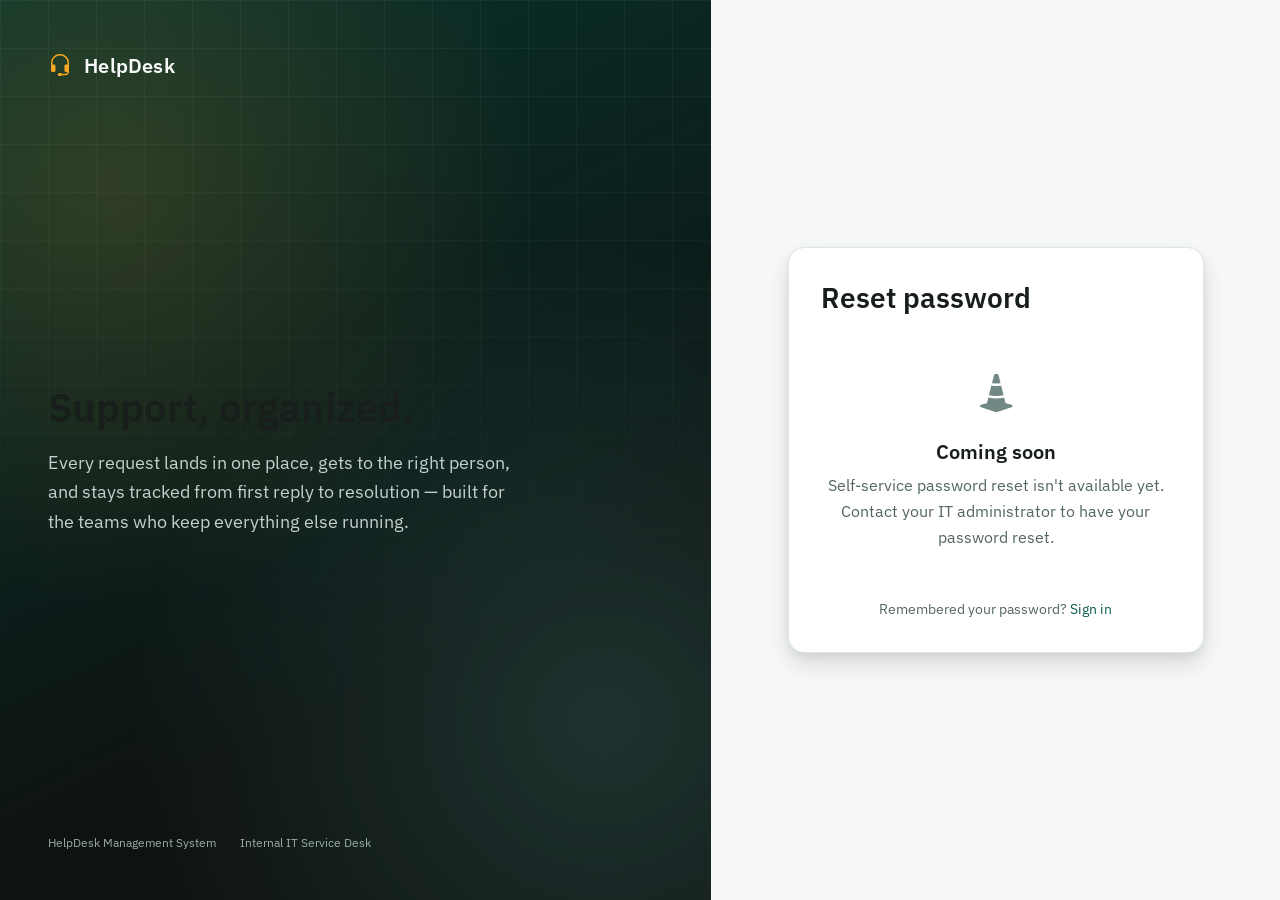
<file: frontend/reset-password.html>
<!doctype html>
<html lang="en">
<head>
  <meta charset="UTF-8" />
  <meta name="viewport" content="width=device-width, initial-scale=1.0" />
  <title>Reset password · HelpDesk</title>
  <meta name="description" content="Choose a new password for your HelpDesk account." />

  <link rel="preconnect" href="https://fonts.googleapis.com" />
  <link rel="preconnect" href="https://fonts.gstatic.com" crossorigin />
  <link
    href="https://fonts.googleapis.com/css2?family=IBM+Plex+Sans:wght@400;500;600;700&family=IBM+Plex+Mono:wght@400;500&display=swap"
    rel="stylesheet"
  />
  <link
    rel="stylesheet"
    href="https://cdn.jsdelivr.net/npm/bootstrap-icons@1.11.3/font/bootstrap-icons.min.css"
  />

  <link rel="stylesheet" href="css/variables.css" />
  <link rel="stylesheet" href="css/base.css" />
  <link rel="stylesheet" href="css/layout.css" />
  <link rel="stylesheet" href="css/components.css" />
  <link rel="stylesheet" href="css/auth.css" />
</head>
<body>
  <main class="auth-screen">
    <section class="auth-screen__brand" aria-hidden="true">
      <div class="auth-screen__brand-mark">
        <i class="bi bi-headset"></i>
        <span>HelpDesk</span>
      </div>

      <div class="auth-screen__brand-copy">
        <h1>Support, organized.</h1>
        <p>
          Every request lands in one place, gets to the right person, and stays
          tracked from first reply to resolution — built for the teams who
          keep everything else running.
        </p>
      </div>

      <div class="auth-screen__brand-footer">
        <span>HelpDesk Management System</span>
        <span>Internal IT Service Desk</span>
      </div>
    </section>

    <section class="auth-screen__form">
      <div class="auth-card">
        <div class="auth-card__header">
          <h2>Reset password</h2>
        </div>

        <div class="empty-state empty-state--card">
          <i class="bi bi-cone-striped empty-state__icon" aria-hidden="true"></i>
          <h2 class="empty-state__title" tabindex="-1">Coming soon</h2>
          <p class="empty-state__description">
            Self-service password reset isn't available yet. Contact your IT administrator to have your password reset.
          </p>
        </div>

        <p class="auth-card__footer">
          Remembered your password? <a href="login.html">Sign in</a>
        </p>
      </div>
    </section>
  </main>

  <script type="module" src="js/pages/reset-password.js"></script>
</body>
</html>
</file>
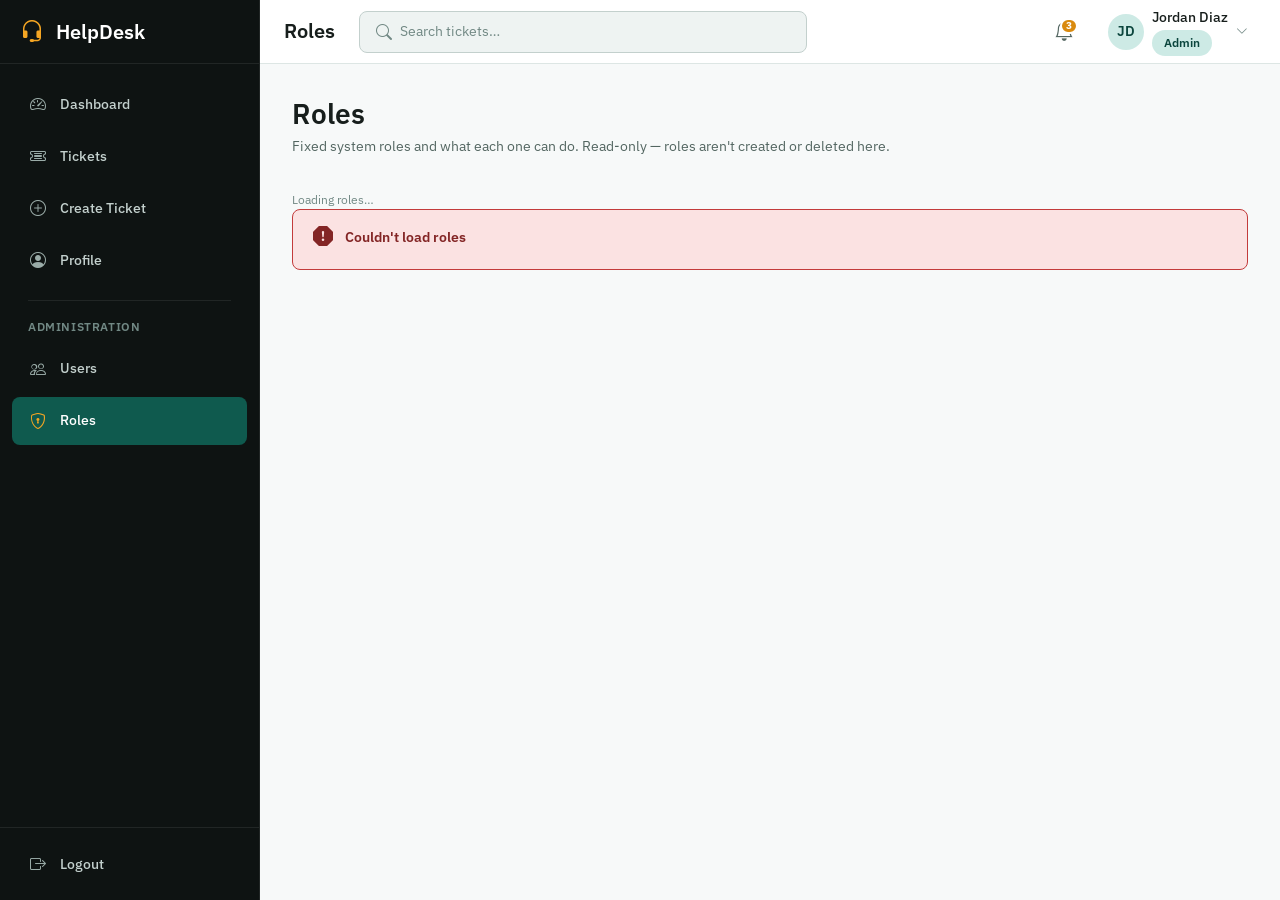
<file: frontend/roles.html>
<!doctype html>
<html lang="en">
<head>
  <meta charset="UTF-8" />
  <meta name="viewport" content="width=device-width, initial-scale=1.0" />
  <title>Roles · HelpDesk</title>
  <meta name="description" content="View HelpDesk roles and their permissions." />

  <link rel="preconnect" href="https://fonts.googleapis.com" />
  <link rel="preconnect" href="https://fonts.gstatic.com" crossorigin />
  <link
    href="https://fonts.googleapis.com/css2?family=IBM+Plex+Sans:wght@400;500;600;700&family=IBM+Plex+Mono:wght@400;500&display=swap"
    rel="stylesheet"
  />
  <link
    rel="stylesheet"
    href="https://cdn.jsdelivr.net/npm/bootstrap-icons@1.11.3/font/bootstrap-icons.min.css"
  />

  <link rel="stylesheet" href="css/variables.css" />
  <link rel="stylesheet" href="css/base.css" />
  <link rel="stylesheet" href="css/layout.css" />
  <link rel="stylesheet" href="css/components.css" />
  <link rel="stylesheet" href="css/shell.css" />
</head>
<body>
  <a href="#main-content" class="skip-link">Skip to main content</a>

  <div class="app-shell" id="app-shell">
    <aside class="app-shell__sidebar sidebar" id="sidebar" aria-label="Primary">
      <div class="sidebar__brand">
        <i class="bi bi-headset" aria-hidden="true"></i>
        <span class="sidebar__brand-text">HelpDesk</span>
      </div>

      <nav class="sidebar__nav" aria-label="Main navigation">
        <ul class="sidebar__list">
          <li>
            <a class="sidebar__link" href="dashboard.html" data-nav="dashboard.html">
              <i class="bi bi-speedometer2" aria-hidden="true"></i>
              <span>Dashboard</span>
            </a>
          </li>
          <li>
            <a class="sidebar__link" href="tickets.html" data-nav="tickets.html">
              <i class="bi bi-ticket-detailed" aria-hidden="true"></i>
              <span>Tickets</span>
            </a>
          </li>
          <li>
            <a class="sidebar__link" href="create-ticket.html" data-nav="create-ticket.html">
              <i class="bi bi-plus-circle" aria-hidden="true"></i>
              <span>Create Ticket</span>
            </a>
          </li>
          <li>
            <a class="sidebar__link" href="profile.html" data-nav="profile.html">
              <i class="bi bi-person-circle" aria-hidden="true"></i>
              <span>Profile</span>
            </a>
          </li>
        </ul>

        <div class="sidebar__divider" role="separator"></div>
        <p class="sidebar__section-label">Administration</p>
        <ul class="sidebar__list">
          <li>
            <a class="sidebar__link" href="users.html" data-nav="users.html">
              <i class="bi bi-people" aria-hidden="true"></i>
              <span>Users</span>
            </a>
          </li>
          <li>
            <a class="sidebar__link" href="roles.html" data-nav="roles.html">
              <i class="bi bi-shield-lock" aria-hidden="true"></i>
              <span>Roles</span>
            </a>
          </li>
        </ul>
      </nav>

      <div class="sidebar__footer">
        <button
          type="button"
          class="sidebar__link"
          data-logout-action
        >
          <i class="bi bi-box-arrow-right" aria-hidden="true"></i>
          <span>Logout</span>
        </button>
      </div>
    </aside>

    <div class="app-shell__overlay" id="shell-overlay" hidden></div>

    <header class="app-shell__topbar topbar">
      <button
        type="button"
        class="topbar__menu-toggle"
        id="sidebar-toggle"
        aria-label="Toggle navigation"
        aria-expanded="false"
        aria-controls="sidebar"
      >
        <i class="bi bi-list" aria-hidden="true"></i>
      </button>

      <p class="topbar__title" aria-hidden="true">Roles</p>

      <div class="topbar__search">
        <i class="bi bi-search" aria-hidden="true"></i>
        <input
          type="search"
          class="topbar__search-input"
          placeholder="Search tickets…"
          aria-label="Search tickets"
        />
      </div>

      <div class="topbar__actions">
        <button
          type="button"
          class="topbar__icon-btn"
          aria-label="Notifications, 3 unread"
          data-placeholder-action="Notifications aren't wired up yet."
        >
          <i class="bi bi-bell" aria-hidden="true"></i>
          <span class="topbar__badge" aria-hidden="true">3</span>
        </button>

        <div class="topbar__user">
          <button
            type="button"
            class="topbar__user-trigger"
            id="user-menu-trigger"
            aria-haspopup="true"
            aria-expanded="false"
            aria-controls="user-menu"
          >
            <span class="avatar" aria-hidden="true">JD</span>
            <span class="topbar__user-info">
              <span class="topbar__user-name">Jordan Diaz</span>
              <span class="badge badge--brand">Admin</span>
            </span>
            <i class="bi bi-chevron-down" aria-hidden="true"></i>
          </button>

          <div class="dropdown-menu" id="user-menu" role="menu" aria-label="User menu" hidden>
            <a class="dropdown-menu__item" role="menuitem" href="profile.html">
              <i class="bi bi-person" aria-hidden="true"></i>
              Profile
            </a>
            <div class="dropdown-menu__divider" role="separator"></div>
            <button
              type="button"
              class="dropdown-menu__item"
              role="menuitem"
              data-logout-action
            >
              <i class="bi bi-box-arrow-right" aria-hidden="true"></i>
              Logout
            </button>
          </div>
        </div>
      </div>
    </header>

    <main class="app-shell__main" id="main-content">
      <div class="page-header">
        <div>
          <h1 class="page-header__title">Roles</h1>
          <p class="page-header__subtitle">
            Fixed system roles and what each one can do. Read-only — roles aren't created or deleted here.
          </p>
        </div>
      </div>

      <p class="form-hint" id="roles-loading">Loading roles…</p>

      <div class="alert alert--danger mb-6" id="roles-error-state" role="alert" hidden>
        <i class="bi bi-exclamation-octagon-fill alert__icon" aria-hidden="true"></i>
        <div>
          <p class="alert__title">Couldn't load roles</p>
          <p id="roles-error-message"></p>
        </div>
      </div>

      <div class="grid grid-cols-3" id="roles-grid" hidden></div>
    </main>
  </div>

  <script type="module" src="js/pages/roles.js"></script>
</body>
</html>
</file>
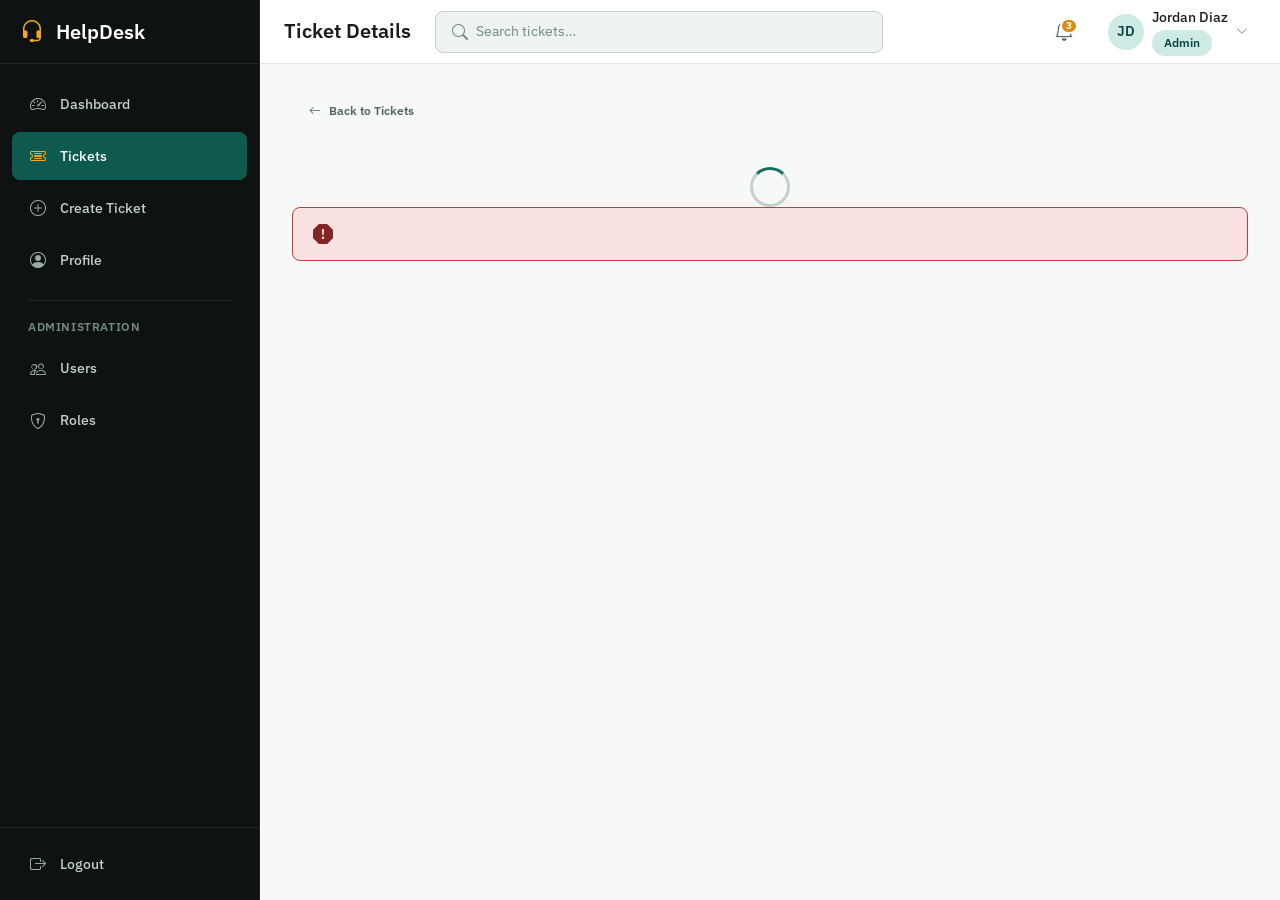
<file: frontend/ticket-details.html>
<!doctype html>
<html lang="en">
<head>
  <meta charset="UTF-8" />
  <meta name="viewport" content="width=device-width, initial-scale=1.0" />
  <title>Ticket Details · HelpDesk</title>
  <meta name="description" content="HelpDesk ticket details, comments, attachments, and history." />

  <link rel="preconnect" href="https://fonts.googleapis.com" />
  <link rel="preconnect" href="https://fonts.gstatic.com" crossorigin />
  <link
    href="https://fonts.googleapis.com/css2?family=IBM+Plex+Sans:wght@400;500;600;700&family=IBM+Plex+Mono:wght@400;500&display=swap"
    rel="stylesheet"
  />
  <link
    rel="stylesheet"
    href="https://cdn.jsdelivr.net/npm/bootstrap-icons@1.11.3/font/bootstrap-icons.min.css"
  />

  <link rel="stylesheet" href="css/variables.css" />
  <link rel="stylesheet" href="css/base.css" />
  <link rel="stylesheet" href="css/layout.css" />
  <link rel="stylesheet" href="css/components.css" />
  <link rel="stylesheet" href="css/shell.css" />
</head>
<body data-active-nav="tickets.html">
  <a href="#main-content" class="skip-link">Skip to main content</a>

  <div class="app-shell" id="app-shell">
    <aside class="app-shell__sidebar sidebar" id="sidebar" aria-label="Primary">
      <div class="sidebar__brand">
        <i class="bi bi-headset" aria-hidden="true"></i>
        <span class="sidebar__brand-text">HelpDesk</span>
      </div>

      <nav class="sidebar__nav" aria-label="Main navigation">
        <ul class="sidebar__list">
          <li>
            <a class="sidebar__link" href="dashboard.html" data-nav="dashboard.html">
              <i class="bi bi-speedometer2" aria-hidden="true"></i>
              <span>Dashboard</span>
            </a>
          </li>
          <li>
            <a class="sidebar__link" href="tickets.html" data-nav="tickets.html">
              <i class="bi bi-ticket-detailed" aria-hidden="true"></i>
              <span>Tickets</span>
            </a>
          </li>
          <li>
            <a class="sidebar__link" href="create-ticket.html" data-nav="create-ticket.html">
              <i class="bi bi-plus-circle" aria-hidden="true"></i>
              <span>Create Ticket</span>
            </a>
          </li>
          <li>
            <a class="sidebar__link" href="profile.html" data-nav="profile.html">
              <i class="bi bi-person-circle" aria-hidden="true"></i>
              <span>Profile</span>
            </a>
          </li>
        </ul>

        <div class="sidebar__divider" role="separator"></div>
        <p class="sidebar__section-label">Administration</p>
        <ul class="sidebar__list">
          <li>
            <a class="sidebar__link" href="users.html" data-nav="users.html">
              <i class="bi bi-people" aria-hidden="true"></i>
              <span>Users</span>
            </a>
          </li>
          <li>
            <a class="sidebar__link" href="roles.html" data-nav="roles.html">
              <i class="bi bi-shield-lock" aria-hidden="true"></i>
              <span>Roles</span>
            </a>
          </li>
        </ul>
      </nav>

      <div class="sidebar__footer">
        <button
          type="button"
          class="sidebar__link"
          data-logout-action
        >
          <i class="bi bi-box-arrow-right" aria-hidden="true"></i>
          <span>Logout</span>
        </button>
      </div>
    </aside>

    <div class="app-shell__overlay" id="shell-overlay" hidden></div>

    <header class="app-shell__topbar topbar">
      <button
        type="button"
        class="topbar__menu-toggle"
        id="sidebar-toggle"
        aria-label="Toggle navigation"
        aria-expanded="false"
        aria-controls="sidebar"
      >
        <i class="bi bi-list" aria-hidden="true"></i>
      </button>

      <p class="topbar__title" aria-hidden="true">Ticket Details</p>

      <div class="topbar__search">
        <i class="bi bi-search" aria-hidden="true"></i>
        <input
          type="search"
          class="topbar__search-input"
          placeholder="Search tickets…"
          aria-label="Search tickets"
        />
      </div>

      <div class="topbar__actions">
        <button
          type="button"
          class="topbar__icon-btn"
          aria-label="Notifications, 3 unread"
          data-placeholder-action="Notifications aren't wired up yet."
        >
          <i class="bi bi-bell" aria-hidden="true"></i>
          <span class="topbar__badge" aria-hidden="true">3</span>
        </button>

        <div class="topbar__user">
          <button
            type="button"
            class="topbar__user-trigger"
            id="user-menu-trigger"
            aria-haspopup="true"
            aria-expanded="false"
            aria-controls="user-menu"
          >
            <span class="avatar" aria-hidden="true">JD</span>
            <span class="topbar__user-info">
              <span class="topbar__user-name">Jordan Diaz</span>
              <span class="badge badge--brand">Admin</span>
            </span>
            <i class="bi bi-chevron-down" aria-hidden="true"></i>
          </button>

          <div class="dropdown-menu" id="user-menu" role="menu" aria-label="User menu" hidden>
            <a class="dropdown-menu__item" role="menuitem" href="profile.html">
              <i class="bi bi-person" aria-hidden="true"></i>
              Profile
            </a>
            <div class="dropdown-menu__divider" role="separator"></div>
            <button
              type="button"
              class="dropdown-menu__item"
              role="menuitem"
              data-logout-action
            >
              <i class="bi bi-box-arrow-right" aria-hidden="true"></i>
              Logout
            </button>
          </div>
        </div>
      </div>
    </header>

    <main class="app-shell__main" id="main-content">
      <a href="tickets.html" class="btn btn--ghost btn--sm mb-2">
        <i class="bi bi-arrow-left" aria-hidden="true"></i>
        Back to Tickets
      </a>

      <div class="flex justify-center mt-8" id="ticket-loading">
        <div class="spinner spinner--lg" role="status"><span class="sr-only">Loading ticket…</span></div>
      </div>

      <div class="alert alert--danger mb-6" id="ticket-error" role="alert" hidden>
        <i class="bi bi-exclamation-octagon-fill alert__icon" aria-hidden="true"></i>
        <p id="ticket-error-message"></p>
      </div>

      <div id="ticket-content" hidden>
        <div class="page-header">
          <div>
            <h1 class="page-header__title" id="ticket-title"></h1>
            <div class="flex items-center gap-2 mt-2" id="ticket-badges"></div>
          </div>
          <div class="page-header__actions flex flex-wrap gap-2">
            <button type="button" class="btn btn--secondary" id="action-edit" hidden>
              <i class="bi bi-pencil" aria-hidden="true"></i>
              Edit Ticket
            </button>
            <button type="button" class="btn btn--secondary" id="action-assign" hidden>
              <i class="bi bi-person-plus" aria-hidden="true"></i>
              Assign
            </button>
            <button type="button" class="btn btn--secondary" id="action-reassign" hidden>
              <i class="bi bi-arrow-left-right" aria-hidden="true"></i>
              Reassign
            </button>

            <div class="filter-dropdown" id="action-status-dropdown" hidden>
              <button
                type="button"
                class="filter-dropdown__trigger"
                aria-haspopup="true"
                aria-expanded="false"
                aria-controls="status-action-menu"
              >
                <i class="bi bi-arrow-repeat" aria-hidden="true"></i>
                <span class="filter-dropdown__label">Change Status</span>
              </button>
              <div class="dropdown-menu" id="status-action-menu" role="menu" hidden></div>
            </div>

            <button type="button" class="btn btn--secondary" id="action-reopen" hidden>
              <i class="bi bi-arrow-counterclockwise" aria-hidden="true"></i>
              Reopen
            </button>
            <button type="button" class="btn btn--danger" id="action-delete" hidden>
              <i class="bi bi-trash" aria-hidden="true"></i>
              Delete
            </button>
          </div>
        </div>

        <div class="grid-detail">
          <div>
            <div class="card mb-6">
              <div class="card__header">
                <h2>Description</h2>
              </div>
              <div class="card__body">
                <p class="whitespace-pre-line" id="ticket-description"></p>
              </div>
            </div>

            <div class="card mb-6">
              <div class="card__header">
                <h2>Timeline</h2>
              </div>
              <div class="card__body">
                <div class="timeline" id="ticket-timeline"></div>
              </div>
            </div>

            <div class="card mb-6">
              <div class="card__header">
                <h2>Comments</h2>
              </div>
              <div class="card__body">
                <div id="comments-list"></div>

                <div class="comment-editor">
                  <label class="form-label" for="comment-input">Add a comment</label>
                  <textarea
                    class="form-control"
                    id="comment-input"
                    rows="4"
                    placeholder="Write an update, ask a question, or leave an internal note…"
                  ></textarea>
                  <p class="form-error" id="comment-error" role="alert" hidden></p>
                  <div class="comment-editor__toolbar">
                    <div class="segmented-control" role="radiogroup" aria-label="Comment visibility" id="comment-visibility">
                      <button
                        type="button"
                        class="segmented-control__option is-active"
                        role="radio"
                        aria-checked="true"
                        data-visibility="PUBLIC"
                      >
                        <i class="bi bi-globe2" aria-hidden="true"></i>
                        Public
                      </button>
                      <button
                        type="button"
                        class="segmented-control__option"
                        role="radio"
                        aria-checked="false"
                        data-visibility="INTERNAL"
                        id="comment-visibility-internal"
                      >
                        <i class="bi bi-lock-fill" aria-hidden="true"></i>
                        Internal
                      </button>
                    </div>
                    <button type="button" class="btn btn--primary" id="post-comment-button">
                      <i class="bi bi-send" aria-hidden="true"></i>
                      Post Comment
                    </button>
                  </div>
                </div>
              </div>
            </div>

            <div class="card mb-6">
              <div class="card__header">
                <h2>Attachments</h2>
              </div>
              <div class="card__body">
                <div id="attachments-list"></div>

                <div
                  class="upload-area mt-4"
                  id="attachment-upload"
                  tabindex="0"
                  role="button"
                  aria-label="Upload an attachment: drag and drop files, or press Enter to browse"
                >
                  <i class="bi bi-cloud-arrow-up" aria-hidden="true"></i>
                  <p><strong>Drag and drop files here</strong>, or click to browse</p>
                  <p class="form-hint">PDF, Word, Excel, ZIP, JPG, or PNG — up to 10 MB</p>
                  <input
                    type="file"
                    id="attachment-input"
                    class="sr-only"
                    multiple
                    tabindex="-1"
                    aria-hidden="true"
                    accept=".pdf,.doc,.docx,.xls,.xlsx,.zip,.jpg,.jpeg,.png"
                  />
                </div>
              </div>
            </div>

            <div class="card">
              <div class="card__header">
                <h2>History</h2>
              </div>
              <div class="card__body">
                <div class="timeline" id="ticket-history"></div>
              </div>
            </div>
          </div>

          <aside class="card grid-detail__sidebar">
            <div class="card__header">
              <h2>Ticket Summary</h2>
            </div>
            <div class="card__body">
              <ul class="meta-list">
                <li class="meta-list__item">
                  <span class="meta-list__label">Requester</span>
                  <span class="meta-list__value" id="summary-requester"></span>
                </li>
                <li class="meta-list__item">
                  <span class="meta-list__label">Assigned To</span>
                  <span class="meta-list__value" id="summary-assignee"></span>
                </li>
                <li class="meta-list__item">
                  <span class="meta-list__label">Category</span>
                  <span class="meta-list__value" id="summary-category"></span>
                </li>
                <li class="meta-list__item">
                  <span class="meta-list__label">Priority</span>
                  <span class="meta-list__value" id="summary-priority"></span>
                </li>
                <li class="meta-list__item">
                  <span class="meta-list__label">Status</span>
                  <span class="meta-list__value" id="summary-status"></span>
                </li>
                <li class="meta-list__item">
                  <span class="meta-list__label">Created</span>
                  <span class="meta-list__value" id="summary-created"></span>
                </li>
                <li class="meta-list__item">
                  <span class="meta-list__label">Last Updated</span>
                  <span class="meta-list__value" id="summary-updated"></span>
                </li>
                <li class="meta-list__item" id="summary-resolved-row" hidden>
                  <span class="meta-list__label">Resolved</span>
                  <span class="meta-list__value" id="summary-resolved"></span>
                </li>
                <li class="meta-list__item" id="summary-closed-row" hidden>
                  <span class="meta-list__label">Closed</span>
                  <span class="meta-list__value" id="summary-closed"></span>
                </li>
              </ul>
            </div>
          </aside>
        </div>
      </div>
    </main>
  </div>

  <div class="modal-overlay" id="action-modal-overlay" hidden>
    <div class="modal" role="dialog" aria-modal="true" aria-labelledby="action-modal-title">
      <div class="modal__header">
        <h2 id="action-modal-title">Action</h2>
        <button type="button" class="modal__close" id="action-modal-close" aria-label="Close">
          <i class="bi bi-x-lg" aria-hidden="true"></i>
        </button>
      </div>
      <form id="action-modal-form">
        <div class="modal__body" id="action-modal-body"></div>
        <div class="modal__footer">
          <button type="button" class="btn btn--ghost" id="action-modal-cancel">Cancel</button>
          <button type="submit" class="btn btn--primary" id="action-modal-confirm">Confirm</button>
        </div>
      </form>
    </div>
  </div>

  <script type="module" src="js/pages/ticket-details.js"></script>
</body>
</html>
</file>
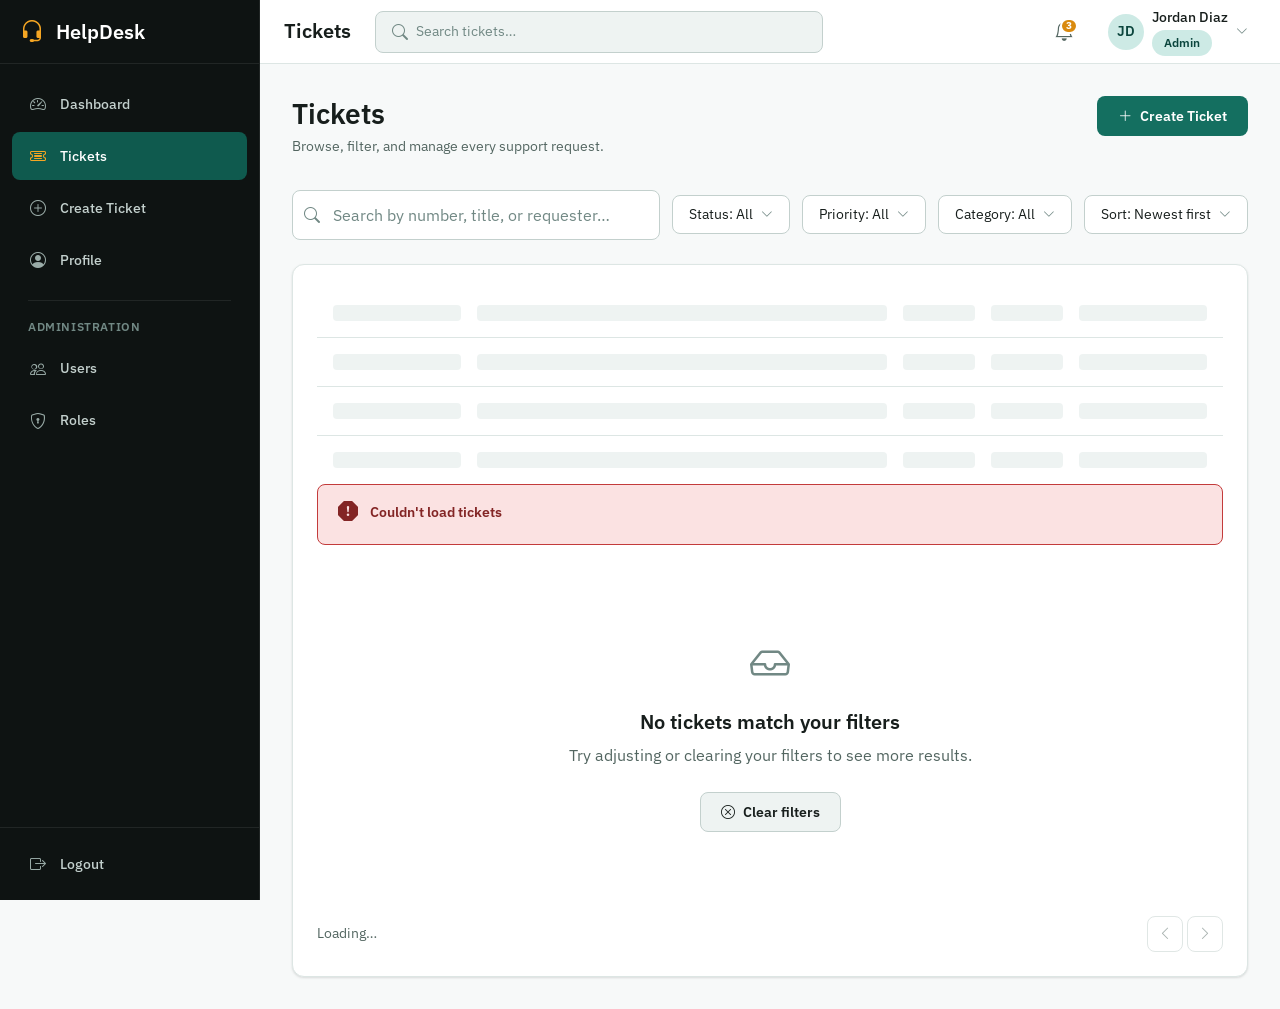
<file: frontend/tickets.html>
<!doctype html>
<html lang="en">
<head>
  <meta charset="UTF-8" />
  <meta name="viewport" content="width=device-width, initial-scale=1.0" />
  <title>Tickets · HelpDesk</title>
  <meta name="description" content="Browse and manage HelpDesk support tickets." />

  <link rel="preconnect" href="https://fonts.googleapis.com" />
  <link rel="preconnect" href="https://fonts.gstatic.com" crossorigin />
  <link
    href="https://fonts.googleapis.com/css2?family=IBM+Plex+Sans:wght@400;500;600;700&family=IBM+Plex+Mono:wght@400;500&display=swap"
    rel="stylesheet"
  />
  <link
    rel="stylesheet"
    href="https://cdn.jsdelivr.net/npm/bootstrap-icons@1.11.3/font/bootstrap-icons.min.css"
  />

  <link rel="stylesheet" href="css/variables.css" />
  <link rel="stylesheet" href="css/base.css" />
  <link rel="stylesheet" href="css/layout.css" />
  <link rel="stylesheet" href="css/components.css" />
  <link rel="stylesheet" href="css/shell.css" />
</head>
<body>
  <a href="#main-content" class="skip-link">Skip to main content</a>

  <div class="app-shell" id="app-shell">
    <aside class="app-shell__sidebar sidebar" id="sidebar" aria-label="Primary">
      <div class="sidebar__brand">
        <i class="bi bi-headset" aria-hidden="true"></i>
        <span class="sidebar__brand-text">HelpDesk</span>
      </div>

      <nav class="sidebar__nav" aria-label="Main navigation">
        <ul class="sidebar__list">
          <li>
            <a class="sidebar__link" href="dashboard.html" data-nav="dashboard.html">
              <i class="bi bi-speedometer2" aria-hidden="true"></i>
              <span>Dashboard</span>
            </a>
          </li>
          <li>
            <a class="sidebar__link" href="tickets.html" data-nav="tickets.html">
              <i class="bi bi-ticket-detailed" aria-hidden="true"></i>
              <span>Tickets</span>
            </a>
          </li>
          <li>
            <a class="sidebar__link" href="create-ticket.html" data-nav="create-ticket.html">
              <i class="bi bi-plus-circle" aria-hidden="true"></i>
              <span>Create Ticket</span>
            </a>
          </li>
          <li>
            <a class="sidebar__link" href="profile.html" data-nav="profile.html">
              <i class="bi bi-person-circle" aria-hidden="true"></i>
              <span>Profile</span>
            </a>
          </li>
        </ul>

        <div class="sidebar__divider" role="separator"></div>
        <p class="sidebar__section-label">Administration</p>
        <ul class="sidebar__list">
          <li>
            <a class="sidebar__link" href="users.html" data-nav="users.html">
              <i class="bi bi-people" aria-hidden="true"></i>
              <span>Users</span>
            </a>
          </li>
          <li>
            <a class="sidebar__link" href="roles.html" data-nav="roles.html">
              <i class="bi bi-shield-lock" aria-hidden="true"></i>
              <span>Roles</span>
            </a>
          </li>
        </ul>
      </nav>

      <div class="sidebar__footer">
        <button
          type="button"
          class="sidebar__link"
          data-logout-action
        >
          <i class="bi bi-box-arrow-right" aria-hidden="true"></i>
          <span>Logout</span>
        </button>
      </div>
    </aside>

    <div class="app-shell__overlay" id="shell-overlay" hidden></div>

    <header class="app-shell__topbar topbar">
      <button
        type="button"
        class="topbar__menu-toggle"
        id="sidebar-toggle"
        aria-label="Toggle navigation"
        aria-expanded="false"
        aria-controls="sidebar"
      >
        <i class="bi bi-list" aria-hidden="true"></i>
      </button>

      <p class="topbar__title" aria-hidden="true">Tickets</p>

      <div class="topbar__search">
        <i class="bi bi-search" aria-hidden="true"></i>
        <input
          type="search"
          class="topbar__search-input"
          placeholder="Search tickets…"
          aria-label="Search tickets"
        />
      </div>

      <div class="topbar__actions">
        <button
          type="button"
          class="topbar__icon-btn"
          aria-label="Notifications, 3 unread"
          data-placeholder-action="Notifications aren't wired up yet."
        >
          <i class="bi bi-bell" aria-hidden="true"></i>
          <span class="topbar__badge" aria-hidden="true">3</span>
        </button>

        <div class="topbar__user">
          <button
            type="button"
            class="topbar__user-trigger"
            id="user-menu-trigger"
            aria-haspopup="true"
            aria-expanded="false"
            aria-controls="user-menu"
          >
            <span class="avatar" aria-hidden="true">JD</span>
            <span class="topbar__user-info">
              <span class="topbar__user-name">Jordan Diaz</span>
              <span class="badge badge--brand">Admin</span>
            </span>
            <i class="bi bi-chevron-down" aria-hidden="true"></i>
          </button>

          <div class="dropdown-menu" id="user-menu" role="menu" aria-label="User menu" hidden>
            <a class="dropdown-menu__item" role="menuitem" href="profile.html">
              <i class="bi bi-person" aria-hidden="true"></i>
              Profile
            </a>
            <div class="dropdown-menu__divider" role="separator"></div>
            <button
              type="button"
              class="dropdown-menu__item"
              role="menuitem"
              data-logout-action
            >
              <i class="bi bi-box-arrow-right" aria-hidden="true"></i>
              Logout
            </button>
          </div>
        </div>
      </div>
    </header>

    <main class="app-shell__main" id="main-content">
      <div class="page-header">
        <div>
          <h1 class="page-header__title">Tickets</h1>
          <p class="page-header__subtitle">Browse, filter, and manage every support request.</p>
        </div>
        <div class="page-header__actions">
          <a href="create-ticket.html" class="btn btn--primary">
            <i class="bi bi-plus-lg" aria-hidden="true"></i>
            Create Ticket
          </a>
        </div>
      </div>

      <div class="filter-bar">
        <div class="input-affix filter-bar__search">
          <i class="bi bi-search input-affix__icon" aria-hidden="true"></i>
          <input
            type="search"
            class="form-control"
            id="ticket-search"
            placeholder="Search by number, title, or requester…"
            aria-label="Search tickets by number, title, or requester"
          />
        </div>

        <div class="filter-dropdown" data-filter="status" data-label-prefix="Status">
          <button
            type="button"
            class="filter-dropdown__trigger"
            aria-haspopup="true"
            aria-expanded="false"
            aria-controls="status-filter-menu"
          >
            <span class="filter-dropdown__label">Status: All</span>
            <i class="bi bi-chevron-down" aria-hidden="true"></i>
          </button>
          <div class="dropdown-menu" id="status-filter-menu" role="menu" hidden>
            <button type="button" class="dropdown-menu__item is-selected" role="menuitemradio" aria-checked="true" data-value="">
              All statuses <i class="bi bi-check2" aria-hidden="true"></i>
            </button>
            <button type="button" class="dropdown-menu__item" role="menuitemradio" aria-checked="false" data-value="OPEN">
              Open <i class="bi bi-check2" aria-hidden="true"></i>
            </button>
            <button type="button" class="dropdown-menu__item" role="menuitemradio" aria-checked="false" data-value="ASSIGNED">
              Assigned <i class="bi bi-check2" aria-hidden="true"></i>
            </button>
            <button type="button" class="dropdown-menu__item" role="menuitemradio" aria-checked="false" data-value="IN_PROGRESS">
              In Progress <i class="bi bi-check2" aria-hidden="true"></i>
            </button>
            <button type="button" class="dropdown-menu__item" role="menuitemradio" aria-checked="false" data-value="WAITING_FOR_CUSTOMER">
              Waiting for Customer <i class="bi bi-check2" aria-hidden="true"></i>
            </button>
            <button type="button" class="dropdown-menu__item" role="menuitemradio" aria-checked="false" data-value="RESOLVED">
              Resolved <i class="bi bi-check2" aria-hidden="true"></i>
            </button>
            <button type="button" class="dropdown-menu__item" role="menuitemradio" aria-checked="false" data-value="CLOSED">
              Closed <i class="bi bi-check2" aria-hidden="true"></i>
            </button>
          </div>
        </div>

        <div class="filter-dropdown" data-filter="priority" data-label-prefix="Priority">
          <button
            type="button"
            class="filter-dropdown__trigger"
            aria-haspopup="true"
            aria-expanded="false"
            aria-controls="priority-filter-menu"
          >
            <span class="filter-dropdown__label">Priority: All</span>
            <i class="bi bi-chevron-down" aria-hidden="true"></i>
          </button>
          <div class="dropdown-menu" id="priority-filter-menu" role="menu" hidden>
            <button type="button" class="dropdown-menu__item is-selected" role="menuitemradio" aria-checked="true" data-value="">
              All priorities <i class="bi bi-check2" aria-hidden="true"></i>
            </button>
            <button type="button" class="dropdown-menu__item" role="menuitemradio" aria-checked="false" data-value="LOW">
              Low <i class="bi bi-check2" aria-hidden="true"></i>
            </button>
            <button type="button" class="dropdown-menu__item" role="menuitemradio" aria-checked="false" data-value="MEDIUM">
              Medium <i class="bi bi-check2" aria-hidden="true"></i>
            </button>
            <button type="button" class="dropdown-menu__item" role="menuitemradio" aria-checked="false" data-value="HIGH">
              High <i class="bi bi-check2" aria-hidden="true"></i>
            </button>
            <button type="button" class="dropdown-menu__item" role="menuitemradio" aria-checked="false" data-value="URGENT">
              Urgent <i class="bi bi-check2" aria-hidden="true"></i>
            </button>
          </div>
        </div>

        <div class="filter-dropdown" data-filter="category" data-label-prefix="Category">
          <button
            type="button"
            class="filter-dropdown__trigger"
            aria-haspopup="true"
            aria-expanded="false"
            aria-controls="category-filter-menu"
          >
            <span class="filter-dropdown__label">Category: All</span>
            <i class="bi bi-chevron-down" aria-hidden="true"></i>
          </button>
          <div class="dropdown-menu" id="category-filter-menu" role="menu" hidden>
            <button type="button" class="dropdown-menu__item is-selected" role="menuitemradio" aria-checked="true" data-value="">
              All categories <i class="bi bi-check2" aria-hidden="true"></i>
            </button>
            <!-- Remaining options are populated from GET /categories by tickets.js. -->
          </div>
        </div>

        <div class="filter-dropdown ml-auto" data-filter="sort" data-label-prefix="Sort">
          <button
            type="button"
            class="filter-dropdown__trigger"
            aria-haspopup="true"
            aria-expanded="false"
            aria-controls="sort-filter-menu"
          >
            <span class="filter-dropdown__label">Sort: Newest first</span>
            <i class="bi bi-chevron-down" aria-hidden="true"></i>
          </button>
          <div class="dropdown-menu" id="sort-filter-menu" role="menu" hidden>
            <button type="button" class="dropdown-menu__item is-selected" role="menuitemradio" aria-checked="true" data-value="newest">
              Newest first <i class="bi bi-check2" aria-hidden="true"></i>
            </button>
            <button type="button" class="dropdown-menu__item" role="menuitemradio" aria-checked="false" data-value="oldest">
              Oldest first <i class="bi bi-check2" aria-hidden="true"></i>
            </button>
            <button type="button" class="dropdown-menu__item" role="menuitemradio" aria-checked="false" data-value="priority">
              Priority (high to low) <i class="bi bi-check2" aria-hidden="true"></i>
            </button>
          </div>
        </div>
      </div>

      <div class="card">
        <div class="card__body">
          <div class="skeleton-table" id="tickets-skeleton" aria-hidden="true">
            <div class="skeleton-table__row">
              <span class="skeleton skeleton-table__cell skeleton-table__cell--md"></span>
              <span class="skeleton skeleton-table__cell skeleton-table__cell--fill"></span>
              <span class="skeleton skeleton-table__cell skeleton-table__cell--sm"></span>
              <span class="skeleton skeleton-table__cell skeleton-table__cell--sm"></span>
              <span class="skeleton skeleton-table__cell skeleton-table__cell--md"></span>
            </div>
            <div class="skeleton-table__row">
              <span class="skeleton skeleton-table__cell skeleton-table__cell--md"></span>
              <span class="skeleton skeleton-table__cell skeleton-table__cell--fill"></span>
              <span class="skeleton skeleton-table__cell skeleton-table__cell--sm"></span>
              <span class="skeleton skeleton-table__cell skeleton-table__cell--sm"></span>
              <span class="skeleton skeleton-table__cell skeleton-table__cell--md"></span>
            </div>
            <div class="skeleton-table__row">
              <span class="skeleton skeleton-table__cell skeleton-table__cell--md"></span>
              <span class="skeleton skeleton-table__cell skeleton-table__cell--fill"></span>
              <span class="skeleton skeleton-table__cell skeleton-table__cell--sm"></span>
              <span class="skeleton skeleton-table__cell skeleton-table__cell--sm"></span>
              <span class="skeleton skeleton-table__cell skeleton-table__cell--md"></span>
            </div>
            <div class="skeleton-table__row">
              <span class="skeleton skeleton-table__cell skeleton-table__cell--md"></span>
              <span class="skeleton skeleton-table__cell skeleton-table__cell--fill"></span>
              <span class="skeleton skeleton-table__cell skeleton-table__cell--sm"></span>
              <span class="skeleton skeleton-table__cell skeleton-table__cell--sm"></span>
              <span class="skeleton skeleton-table__cell skeleton-table__cell--md"></span>
            </div>
          </div>

          <div class="table-wrapper" id="tickets-table-wrapper" hidden>
            <table class="table table--hover table--clickable table--stack" id="tickets-table">
              <thead>
                <tr>
                  <th scope="col">Ticket Number</th>
                  <th scope="col">Title</th>
                  <th scope="col">Category</th>
                  <th scope="col">Priority</th>
                  <th scope="col">Status</th>
                  <th scope="col">Assigned To</th>
                  <th scope="col">Updated</th>
                  <th scope="col">Actions</th>
                </tr>
              </thead>
              <tbody id="tickets-table-body"></tbody>
            </table>
          </div>

          <div class="alert alert--danger mb-6" id="tickets-error-state" role="alert" hidden>
            <i class="bi bi-exclamation-octagon-fill alert__icon" aria-hidden="true"></i>
            <div>
              <p class="alert__title">Couldn't load tickets</p>
              <p id="tickets-error-message"></p>
            </div>
          </div>

          <div class="empty-state" id="tickets-empty-state" hidden>
            <i class="bi bi-inbox empty-state__icon" aria-hidden="true"></i>
            <h2 class="empty-state__title">No tickets match your filters</h2>
            <p class="empty-state__description">Try adjusting or clearing your filters to see more results.</p>
            <button type="button" class="btn btn--secondary" id="clear-filters-button">
              <i class="bi bi-x-circle" aria-hidden="true"></i>
              Clear filters
            </button>
          </div>

          <nav class="pagination" aria-label="Ticket list pages">
            <p class="pagination__summary" id="pagination-summary">Loading…</p>
            <div class="pagination__controls" id="pagination-controls">
              <button type="button" class="pagination__button" id="pagination-prev" aria-label="Previous page" disabled>
                <i class="bi bi-chevron-left" aria-hidden="true"></i>
              </button>
              <!-- Page-number buttons are generated by tickets.js from the real totalPages. -->
              <button type="button" class="pagination__button" id="pagination-next" aria-label="Next page" disabled>
                <i class="bi bi-chevron-right" aria-hidden="true"></i>
              </button>
            </div>
          </nav>
        </div>
      </div>
    </main>
  </div>

  <script type="module" src="js/pages/tickets.js"></script>
</body>
</html>
</file>
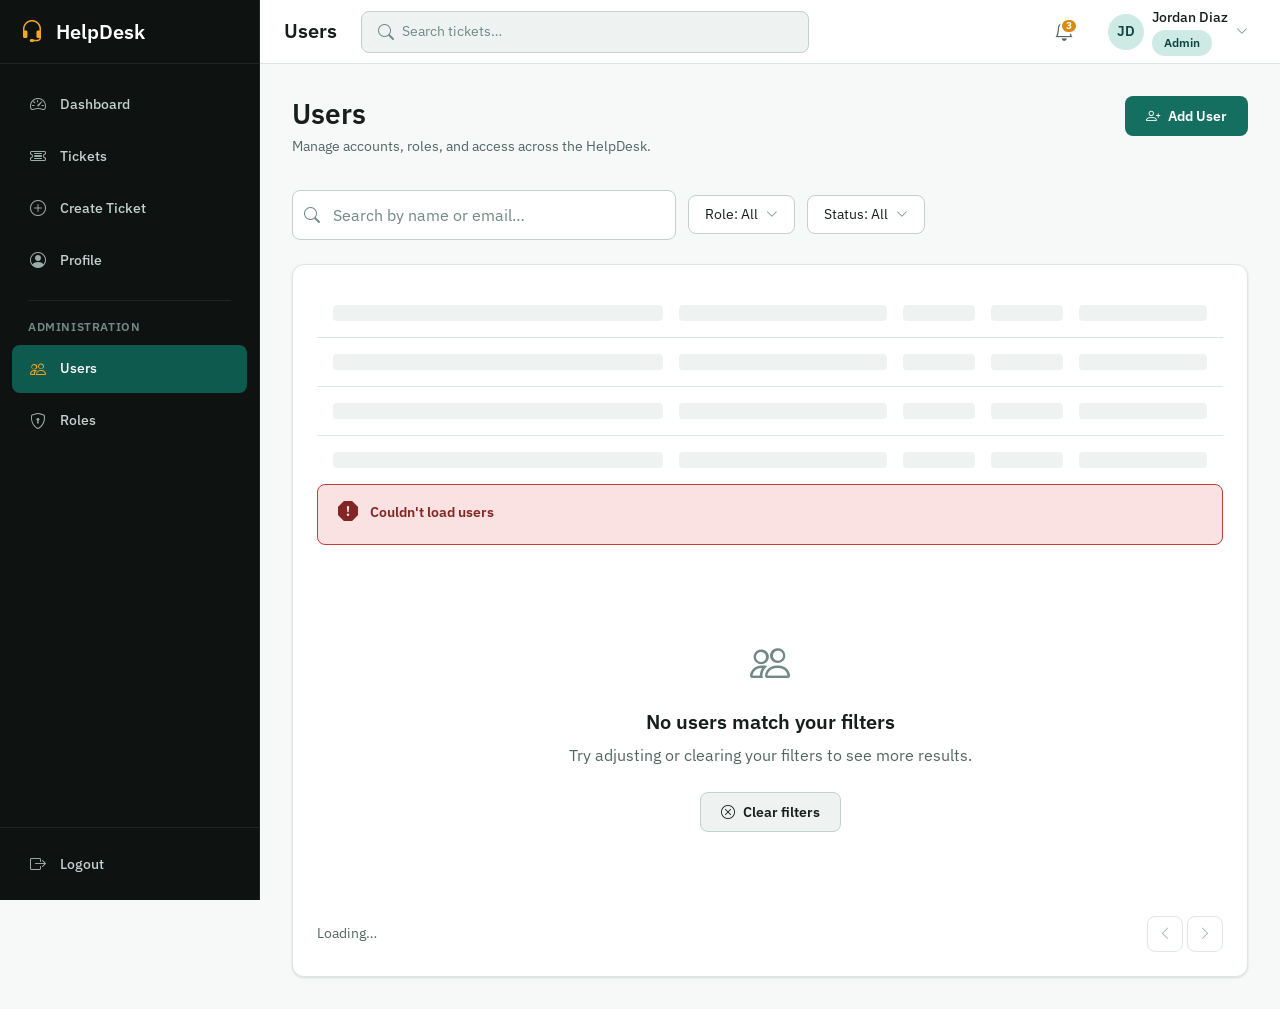
<file: frontend/users.html>
<!doctype html>
<html lang="en">
<head>
  <meta charset="UTF-8" />
  <meta name="viewport" content="width=device-width, initial-scale=1.0" />
  <title>Users · HelpDesk</title>
  <meta name="description" content="Manage HelpDesk user accounts." />

  <link rel="preconnect" href="https://fonts.googleapis.com" />
  <link rel="preconnect" href="https://fonts.gstatic.com" crossorigin />
  <link
    href="https://fonts.googleapis.com/css2?family=IBM+Plex+Sans:wght@400;500;600;700&family=IBM+Plex+Mono:wght@400;500&display=swap"
    rel="stylesheet"
  />
  <link
    rel="stylesheet"
    href="https://cdn.jsdelivr.net/npm/bootstrap-icons@1.11.3/font/bootstrap-icons.min.css"
  />

  <link rel="stylesheet" href="css/variables.css" />
  <link rel="stylesheet" href="css/base.css" />
  <link rel="stylesheet" href="css/layout.css" />
  <link rel="stylesheet" href="css/components.css" />
  <link rel="stylesheet" href="css/shell.css" />
</head>
<body>
  <a href="#main-content" class="skip-link">Skip to main content</a>

  <div class="app-shell" id="app-shell">
    <aside class="app-shell__sidebar sidebar" id="sidebar" aria-label="Primary">
      <div class="sidebar__brand">
        <i class="bi bi-headset" aria-hidden="true"></i>
        <span class="sidebar__brand-text">HelpDesk</span>
      </div>

      <nav class="sidebar__nav" aria-label="Main navigation">
        <ul class="sidebar__list">
          <li>
            <a class="sidebar__link" href="dashboard.html" data-nav="dashboard.html">
              <i class="bi bi-speedometer2" aria-hidden="true"></i>
              <span>Dashboard</span>
            </a>
          </li>
          <li>
            <a class="sidebar__link" href="tickets.html" data-nav="tickets.html">
              <i class="bi bi-ticket-detailed" aria-hidden="true"></i>
              <span>Tickets</span>
            </a>
          </li>
          <li>
            <a class="sidebar__link" href="create-ticket.html" data-nav="create-ticket.html">
              <i class="bi bi-plus-circle" aria-hidden="true"></i>
              <span>Create Ticket</span>
            </a>
          </li>
          <li>
            <a class="sidebar__link" href="profile.html" data-nav="profile.html">
              <i class="bi bi-person-circle" aria-hidden="true"></i>
              <span>Profile</span>
            </a>
          </li>
        </ul>

        <div class="sidebar__divider" role="separator"></div>
        <p class="sidebar__section-label">Administration</p>
        <ul class="sidebar__list">
          <li>
            <a class="sidebar__link" href="users.html" data-nav="users.html">
              <i class="bi bi-people" aria-hidden="true"></i>
              <span>Users</span>
            </a>
          </li>
          <li>
            <a class="sidebar__link" href="roles.html" data-nav="roles.html">
              <i class="bi bi-shield-lock" aria-hidden="true"></i>
              <span>Roles</span>
            </a>
          </li>
        </ul>
      </nav>

      <div class="sidebar__footer">
        <button
          type="button"
          class="sidebar__link"
          data-logout-action
        >
          <i class="bi bi-box-arrow-right" aria-hidden="true"></i>
          <span>Logout</span>
        </button>
      </div>
    </aside>

    <div class="app-shell__overlay" id="shell-overlay" hidden></div>

    <header class="app-shell__topbar topbar">
      <button
        type="button"
        class="topbar__menu-toggle"
        id="sidebar-toggle"
        aria-label="Toggle navigation"
        aria-expanded="false"
        aria-controls="sidebar"
      >
        <i class="bi bi-list" aria-hidden="true"></i>
      </button>

      <p class="topbar__title" aria-hidden="true">Users</p>

      <div class="topbar__search">
        <i class="bi bi-search" aria-hidden="true"></i>
        <input
          type="search"
          class="topbar__search-input"
          placeholder="Search tickets…"
          aria-label="Search tickets"
        />
      </div>

      <div class="topbar__actions">
        <button
          type="button"
          class="topbar__icon-btn"
          aria-label="Notifications, 3 unread"
          data-placeholder-action="Notifications aren't wired up yet."
        >
          <i class="bi bi-bell" aria-hidden="true"></i>
          <span class="topbar__badge" aria-hidden="true">3</span>
        </button>

        <div class="topbar__user">
          <button
            type="button"
            class="topbar__user-trigger"
            id="user-menu-trigger"
            aria-haspopup="true"
            aria-expanded="false"
            aria-controls="user-menu"
          >
            <span class="avatar" aria-hidden="true">JD</span>
            <span class="topbar__user-info">
              <span class="topbar__user-name">Jordan Diaz</span>
              <span class="badge badge--brand">Admin</span>
            </span>
            <i class="bi bi-chevron-down" aria-hidden="true"></i>
          </button>

          <div class="dropdown-menu" id="user-menu" role="menu" aria-label="User menu" hidden>
            <a class="dropdown-menu__item" role="menuitem" href="profile.html">
              <i class="bi bi-person" aria-hidden="true"></i>
              Profile
            </a>
            <div class="dropdown-menu__divider" role="separator"></div>
            <button
              type="button"
              class="dropdown-menu__item"
              role="menuitem"
              data-logout-action
            >
              <i class="bi bi-box-arrow-right" aria-hidden="true"></i>
              Logout
            </button>
          </div>
        </div>
      </div>
    </header>

    <main class="app-shell__main" id="main-content">
      <div class="page-header">
        <div>
          <h1 class="page-header__title">Users</h1>
          <p class="page-header__subtitle">Manage accounts, roles, and access across the HelpDesk.</p>
        </div>
        <div class="page-header__actions">
          <button type="button" class="btn btn--primary" id="add-user-button">
            <i class="bi bi-person-plus" aria-hidden="true"></i>
            Add User
          </button>
        </div>
      </div>

      <div class="filter-bar">
        <div class="input-affix filter-bar__search">
          <i class="bi bi-search input-affix__icon" aria-hidden="true"></i>
          <input
            type="search"
            class="form-control"
            id="user-search"
            placeholder="Search by name or email…"
            aria-label="Search users by name or email"
          />
        </div>

        <div class="filter-dropdown" data-filter="role" data-label-prefix="Role">
          <button
            type="button"
            class="filter-dropdown__trigger"
            aria-haspopup="true"
            aria-expanded="false"
            aria-controls="role-filter-menu"
          >
            <span class="filter-dropdown__label">Role: All</span>
            <i class="bi bi-chevron-down" aria-hidden="true"></i>
          </button>
          <div class="dropdown-menu" id="role-filter-menu" role="menu" hidden>
            <button type="button" class="dropdown-menu__item is-selected" role="menuitemradio" aria-checked="true" data-value="">
              All roles <i class="bi bi-check2" aria-hidden="true"></i>
            </button>
            <button type="button" class="dropdown-menu__item" role="menuitemradio" aria-checked="false" data-value="ADMIN">
              Admin <i class="bi bi-check2" aria-hidden="true"></i>
            </button>
            <button type="button" class="dropdown-menu__item" role="menuitemradio" aria-checked="false" data-value="SUPPORT_ENGINEER">
              Support Engineer <i class="bi bi-check2" aria-hidden="true"></i>
            </button>
            <button type="button" class="dropdown-menu__item" role="menuitemradio" aria-checked="false" data-value="USER">
              User <i class="bi bi-check2" aria-hidden="true"></i>
            </button>
          </div>
        </div>

        <div class="filter-dropdown" data-filter="status" data-label-prefix="Status">
          <button
            type="button"
            class="filter-dropdown__trigger"
            aria-haspopup="true"
            aria-expanded="false"
            aria-controls="user-status-filter-menu"
          >
            <span class="filter-dropdown__label">Status: All</span>
            <i class="bi bi-chevron-down" aria-hidden="true"></i>
          </button>
          <div class="dropdown-menu" id="user-status-filter-menu" role="menu" hidden>
            <button type="button" class="dropdown-menu__item is-selected" role="menuitemradio" aria-checked="true" data-value="">
              All statuses <i class="bi bi-check2" aria-hidden="true"></i>
            </button>
            <button type="button" class="dropdown-menu__item" role="menuitemradio" aria-checked="false" data-value="ACTIVE">
              Active <i class="bi bi-check2" aria-hidden="true"></i>
            </button>
            <button type="button" class="dropdown-menu__item" role="menuitemradio" aria-checked="false" data-value="LOCKED">
              Locked <i class="bi bi-check2" aria-hidden="true"></i>
            </button>
            <button type="button" class="dropdown-menu__item" role="menuitemradio" aria-checked="false" data-value="DEACTIVATED">
              Deactivated <i class="bi bi-check2" aria-hidden="true"></i>
            </button>
          </div>
        </div>
      </div>

      <div class="card">
        <div class="card__body">
          <div class="skeleton-table" id="users-skeleton" aria-hidden="true">
            <div class="skeleton-table__row">
              <span class="skeleton skeleton-table__cell skeleton-table__cell--fill"></span>
              <span class="skeleton skeleton-table__cell skeleton-table__cell--lg"></span>
              <span class="skeleton skeleton-table__cell skeleton-table__cell--sm"></span>
              <span class="skeleton skeleton-table__cell skeleton-table__cell--sm"></span>
              <span class="skeleton skeleton-table__cell skeleton-table__cell--md"></span>
            </div>
            <div class="skeleton-table__row">
              <span class="skeleton skeleton-table__cell skeleton-table__cell--fill"></span>
              <span class="skeleton skeleton-table__cell skeleton-table__cell--lg"></span>
              <span class="skeleton skeleton-table__cell skeleton-table__cell--sm"></span>
              <span class="skeleton skeleton-table__cell skeleton-table__cell--sm"></span>
              <span class="skeleton skeleton-table__cell skeleton-table__cell--md"></span>
            </div>
            <div class="skeleton-table__row">
              <span class="skeleton skeleton-table__cell skeleton-table__cell--fill"></span>
              <span class="skeleton skeleton-table__cell skeleton-table__cell--lg"></span>
              <span class="skeleton skeleton-table__cell skeleton-table__cell--sm"></span>
              <span class="skeleton skeleton-table__cell skeleton-table__cell--sm"></span>
              <span class="skeleton skeleton-table__cell skeleton-table__cell--md"></span>
            </div>
            <div class="skeleton-table__row">
              <span class="skeleton skeleton-table__cell skeleton-table__cell--fill"></span>
              <span class="skeleton skeleton-table__cell skeleton-table__cell--lg"></span>
              <span class="skeleton skeleton-table__cell skeleton-table__cell--sm"></span>
              <span class="skeleton skeleton-table__cell skeleton-table__cell--sm"></span>
              <span class="skeleton skeleton-table__cell skeleton-table__cell--md"></span>
            </div>
          </div>

          <div class="table-wrapper" id="users-table-wrapper" hidden>
            <table class="table table--hover table--stack" id="users-table">
              <thead>
                <tr>
                  <th scope="col">Name</th>
                  <th scope="col">Email</th>
                  <th scope="col">Role</th>
                  <th scope="col">Status</th>
                  <th scope="col">Created</th>
                  <th scope="col">Actions</th>
                </tr>
              </thead>
              <tbody id="users-table-body"></tbody>
            </table>
          </div>

          <div class="alert alert--danger mb-6" id="users-error-state" role="alert" hidden>
            <i class="bi bi-exclamation-octagon-fill alert__icon" aria-hidden="true"></i>
            <div>
              <p class="alert__title">Couldn't load users</p>
              <p id="users-error-message"></p>
            </div>
          </div>

          <div class="empty-state" id="users-empty-state" hidden>
            <i class="bi bi-people empty-state__icon" aria-hidden="true"></i>
            <h2 class="empty-state__title">No users match your filters</h2>
            <p class="empty-state__description">Try adjusting or clearing your filters to see more results.</p>
            <button type="button" class="btn btn--secondary" id="clear-user-filters-button">
              <i class="bi bi-x-circle" aria-hidden="true"></i>
              Clear filters
            </button>
          </div>

          <nav class="pagination" aria-label="User list pages">
            <p class="pagination__summary" id="user-pagination-summary">Loading…</p>
            <div class="pagination__controls" id="user-pagination-controls">
              <button type="button" class="pagination__button" id="user-pagination-prev" aria-label="Previous page" disabled>
                <i class="bi bi-chevron-left" aria-hidden="true"></i>
              </button>
              <!-- Page-number buttons are generated by users.js from the real totalPages. -->
              <button type="button" class="pagination__button" id="user-pagination-next" aria-label="Next page" disabled>
                <i class="bi bi-chevron-right" aria-hidden="true"></i>
              </button>
            </div>
          </nav>
        </div>
      </div>
    </main>
  </div>

  <div class="modal-overlay" id="action-modal-overlay" hidden>
    <div class="modal" role="dialog" aria-modal="true" aria-labelledby="action-modal-title">
      <div class="modal__header">
        <h2 id="action-modal-title">Action</h2>
        <button type="button" class="modal__close" id="action-modal-close" aria-label="Close">
          <i class="bi bi-x-lg" aria-hidden="true"></i>
        </button>
      </div>
      <form id="action-modal-form">
        <div class="modal__body" id="action-modal-body"></div>
        <div class="modal__footer">
          <button type="button" class="btn btn--ghost" id="action-modal-cancel">Cancel</button>
          <button type="submit" class="btn btn--primary" id="action-modal-confirm">Confirm</button>
        </div>
      </form>
    </div>
  </div>

  <script type="module" src="js/pages/users.js"></script>
</body>
</html>
</file>
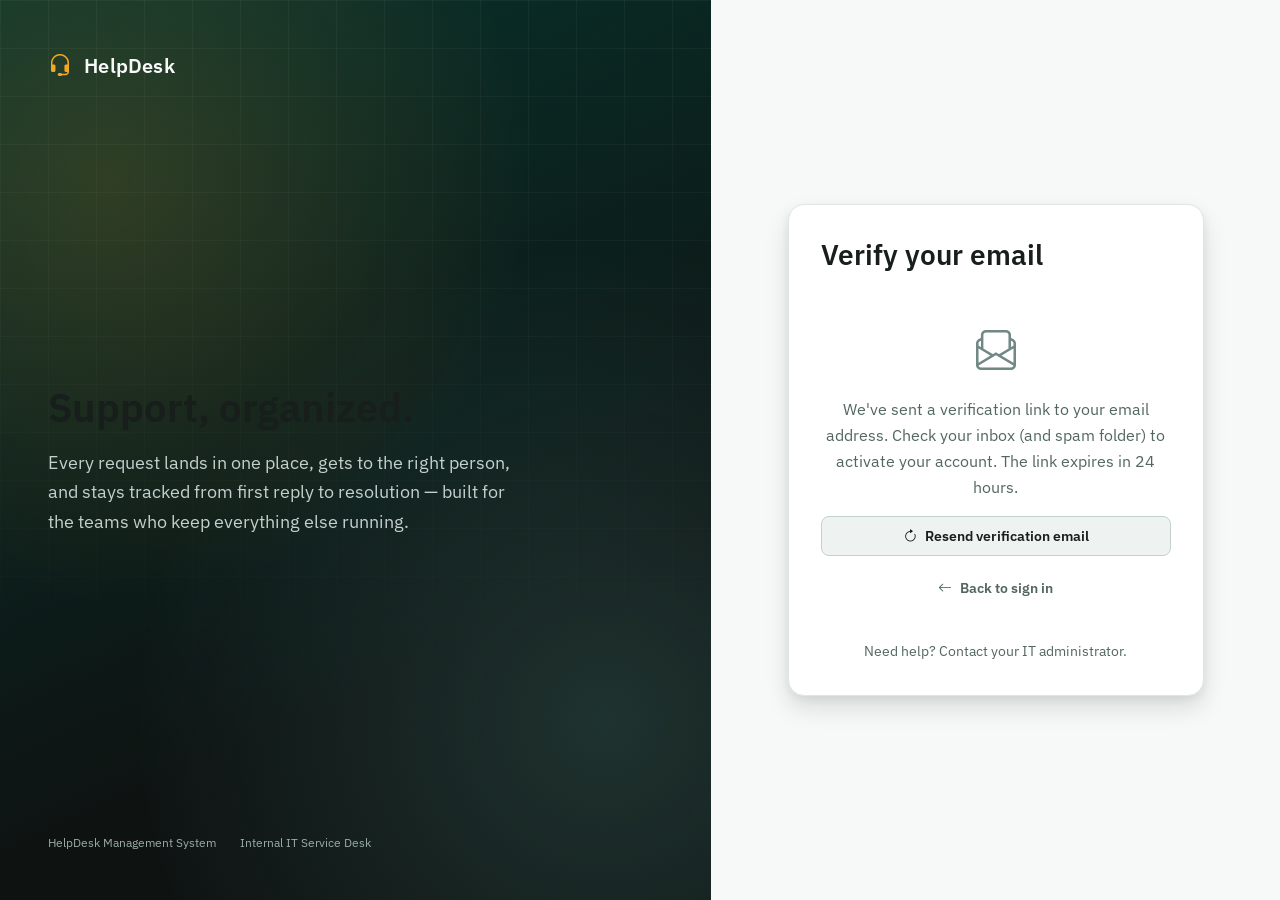
<file: frontend/verification-pending.html>
<!doctype html>
<html lang="en">
<head>
  <meta charset="UTF-8" />
  <meta name="viewport" content="width=device-width, initial-scale=1.0" />
  <title>Verify your email · HelpDesk</title>
  <meta name="description" content="Verify your email address to activate your HelpDesk account." />

  <link rel="preconnect" href="https://fonts.googleapis.com" />
  <link rel="preconnect" href="https://fonts.gstatic.com" crossorigin />
  <link
    href="https://fonts.googleapis.com/css2?family=IBM+Plex+Sans:wght@400;500;600;700&family=IBM+Plex+Mono:wght@400;500&display=swap"
    rel="stylesheet"
  />
  <link
    rel="stylesheet"
    href="https://cdn.jsdelivr.net/npm/bootstrap-icons@1.11.3/font/bootstrap-icons.min.css"
  />

  <link rel="stylesheet" href="css/variables.css" />
  <link rel="stylesheet" href="css/base.css" />
  <link rel="stylesheet" href="css/layout.css" />
  <link rel="stylesheet" href="css/components.css" />
  <link rel="stylesheet" href="css/auth.css" />
</head>
<body>
  <main class="auth-screen">
    <section class="auth-screen__brand" aria-hidden="true">
      <div class="auth-screen__brand-mark">
        <i class="bi bi-headset"></i>
        <span>HelpDesk</span>
      </div>

      <div class="auth-screen__brand-copy">
        <h1>Support, organized.</h1>
        <p>
          Every request lands in one place, gets to the right person, and stays
          tracked from first reply to resolution — built for the teams who
          keep everything else running.
        </p>
      </div>

      <div class="auth-screen__brand-footer">
        <span>HelpDesk Management System</span>
        <span>Internal IT Service Desk</span>
      </div>
    </section>

    <section class="auth-screen__form">
      <div class="auth-card">
        <div class="auth-card__header">
          <h2>Verify your email</h2>
        </div>

        <div class="empty-state empty-state--card">
          <i class="bi bi-envelope-paper empty-state__icon" aria-hidden="true"></i>
          <p class="empty-state__description">
            We've sent a verification link to your email address. Check your
            inbox (and spam folder) to activate your account. The link
            expires in 24 hours.
          </p>
        </div>

        <div class="flex flex-col gap-3">
          <button type="button" id="resend-button" class="btn btn--secondary btn--block">
            <i class="bi bi-arrow-clockwise" aria-hidden="true"></i>
            Resend verification email
          </button>
          <a href="login.html" class="btn btn--ghost btn--block">
            <i class="bi bi-arrow-left" aria-hidden="true"></i>
            Back to sign in
          </a>
        </div>

        <p class="auth-card__footer">
          Need help? Contact your IT administrator.
        </p>
      </div>
    </section>
  </main>

  <script type="module" src="js/pages/verification-pending.js"></script>
</body>
</html>
</file>
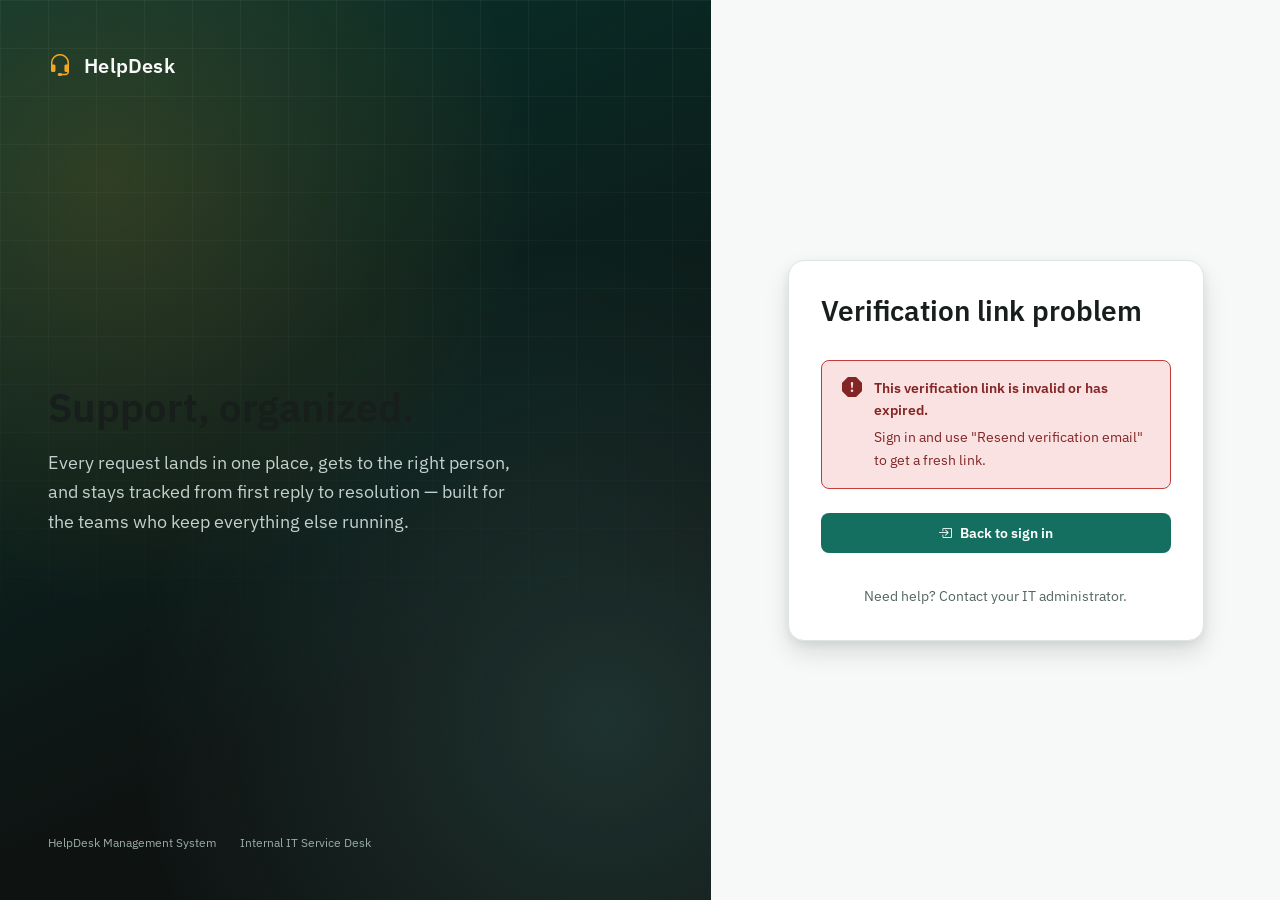
<file: frontend/verify-email.html>
<!doctype html>
<html lang="en">
<head>
  <meta charset="UTF-8" />
  <meta name="viewport" content="width=device-width, initial-scale=1.0" />
  <title>Verify email · HelpDesk</title>
  <meta name="description" content="Confirm your HelpDesk account email address." />

  <link rel="preconnect" href="https://fonts.googleapis.com" />
  <link rel="preconnect" href="https://fonts.gstatic.com" crossorigin />
  <link
    href="https://fonts.googleapis.com/css2?family=IBM+Plex+Sans:wght@400;500;600;700&family=IBM+Plex+Mono:wght@400;500&display=swap"
    rel="stylesheet"
  />
  <link
    rel="stylesheet"
    href="https://cdn.jsdelivr.net/npm/bootstrap-icons@1.11.3/font/bootstrap-icons.min.css"
  />

  <link rel="stylesheet" href="css/variables.css" />
  <link rel="stylesheet" href="css/base.css" />
  <link rel="stylesheet" href="css/layout.css" />
  <link rel="stylesheet" href="css/components.css" />
  <link rel="stylesheet" href="css/auth.css" />
</head>
<body>
  <main class="auth-screen">
    <section class="auth-screen__brand" aria-hidden="true">
      <div class="auth-screen__brand-mark">
        <i class="bi bi-headset"></i>
        <span>HelpDesk</span>
      </div>

      <div class="auth-screen__brand-copy">
        <h1>Support, organized.</h1>
        <p>
          Every request lands in one place, gets to the right person, and stays
          tracked from first reply to resolution — built for the teams who
          keep everything else running.
        </p>
      </div>

      <div class="auth-screen__brand-footer">
        <span>HelpDesk Management System</span>
        <span>Internal IT Service Desk</span>
      </div>
    </section>

    <section class="auth-screen__form">
      <div class="auth-card">
        <div id="loading-view">
          <div class="auth-card__header">
            <h2>Verifying your email…</h2>
            <p>Hang on while we confirm your account.</p>
          </div>
        </div>

        <div id="success-view" hidden>
          <div class="empty-state empty-state--card">
            <i class="bi bi-check-circle empty-state__icon" aria-hidden="true"></i>
            <h2 class="empty-state__title" tabindex="-1">Email verified</h2>
            <p class="empty-state__description">
              Your account is fully active. Sign in to get started.
            </p>
            <a href="login.html" class="btn btn--primary">
              <i class="bi bi-box-arrow-in-right" aria-hidden="true"></i>
              Continue to sign in
            </a>
          </div>
        </div>

        <div id="invalid-view" hidden>
          <div class="auth-card__header">
            <h2>Verification link problem</h2>
          </div>
          <div class="alert alert--danger" role="alert">
            <i class="bi bi-exclamation-octagon-fill alert__icon" aria-hidden="true"></i>
            <div>
              <p class="alert__title">This verification link is invalid or has expired.</p>
              <p>Sign in and use "Resend verification email" to get a fresh link.</p>
            </div>
          </div>
          <a href="login.html" class="btn btn--primary btn--block mt-6">
            <i class="bi bi-box-arrow-in-right" aria-hidden="true"></i>
            Back to sign in
          </a>
        </div>

        <p class="auth-card__footer">
          Need help? Contact your IT administrator.
        </p>
      </div>
    </section>
  </main>

  <script type="module" src="js/pages/verify-email.js"></script>
</body>
</html>
</file>
<file: frontend/css/variables.css>
/*
  Design tokens — "Signal & Slate"
  A cool slate-teal neutral scale (never pure gray) paired with a deep teal
  brand color and an amber "signal" accent reserved for anything that needs
  a human's attention: priority, pending states, warnings. The metaphor is
  literal for a HelpDesk: tickets are signals, teal is the calm resolution
  color, amber is the thing still waiting on you.

  Every other stylesheet reads from here only — no hex codes, no magic
  numbers for spacing/radius/shadow/etc. should appear outside this file.
*/

:root {
  /* ---------- Neutral scale (cool slate-teal undertone) ---------- */
  --color-neutral-0: #ffffff;
  --color-neutral-50: #f7f9f9;
  --color-neutral-100: #eef3f2;
  --color-neutral-200: #dde6e4;
  --color-neutral-300: #c3d0cd;
  --color-neutral-400: #9aacA8;
  --color-neutral-500: #718884;
  --color-neutral-600: #536661;
  --color-neutral-700: #3d4c48;
  --color-neutral-800: #283330;
  --color-neutral-900: #171e1c;
  --color-neutral-950: #0e1312;

  /* ---------- Brand (deep teal) ---------- */
  --color-brand-50: #eaf6f4;
  --color-brand-100: #cdeae5;
  --color-brand-200: #9bd5cb;
  --color-brand-300: #69c0b1;
  --color-brand-400: #3ca897;
  --color-brand-500: #1f8b7a;
  --color-brand-600: #146f60;
  --color-brand-700: #0f5a4e;
  --color-brand-800: #0b453d;
  --color-brand-900: #08332c;

  /* ---------- Signal (amber — attention / warning / priority) ---------- */
  --color-signal-50: #fff7e8;
  --color-signal-100: #ffebc2;
  --color-signal-200: #ffd98a;
  --color-signal-300: #fdc35a;
  --color-signal-400: #f5a623;
  --color-signal-500: #d98a0f;
  --color-signal-600: #b4700a;
  --color-signal-700: #8f5808;

  /* ---------- Semantic ---------- */
  --color-success-100: #dcf3e7;
  --color-success-500: #1e8e5a;
  --color-success-600: #187249;
  --color-success-700: #146643;

  --color-danger-100: #fbe2e2;
  --color-danger-500: #c33b3b;
  --color-danger-600: #a32e2e;
  --color-danger-700: #832525;

  --color-warning-100: var(--color-signal-100);
  --color-warning-500: var(--color-signal-500);
  --color-warning-600: var(--color-signal-600);

  --color-info-100: #dceef2;
  --color-info-500: #3b7a8c;
  --color-info-600: #2a5a68;

  /* ---------- Surface & text (light theme defaults) ---------- */
  --color-bg-canvas: var(--color-neutral-50);
  --color-bg-surface: var(--color-neutral-0);
  --color-bg-surface-raised: var(--color-neutral-0);
  --color-bg-sunken: var(--color-neutral-100);
  --color-border: var(--color-neutral-200);
  --color-border-strong: var(--color-neutral-300);

  --color-text-primary: var(--color-neutral-900);
  --color-text-secondary: var(--color-neutral-600);
  --color-text-muted: var(--color-neutral-500);
  --color-text-on-brand: var(--color-neutral-0);
  --color-text-link: var(--color-brand-700);
  --color-text-link-hover: var(--color-brand-800);

  --color-focus-ring: var(--color-brand-500);

  /* ---------- Typography ---------- */
  --font-family-sans: "IBM Plex Sans", "Segoe UI", -apple-system, BlinkMacSystemFont, sans-serif;
  --font-family-mono: "IBM Plex Mono", ui-monospace, SFMono-Regular, Menlo, Consolas, monospace;

  --font-size-xs: 0.75rem;    /* 12px */
  --font-size-sm: 0.875rem;   /* 14px */
  --font-size-base: 1rem;     /* 16px */
  --font-size-md: 1.125rem;   /* 18px */
  --font-size-lg: 1.25rem;    /* 20px */
  --font-size-xl: 1.5rem;     /* 24px */
  --font-size-2xl: 1.75rem;   /* 28px */
  --font-size-3xl: 2rem;      /* 32px */
  --font-size-4xl: 2.5rem;    /* 40px */

  --font-weight-regular: 400;
  --font-weight-medium: 500;
  --font-weight-semibold: 600;
  --font-weight-bold: 700;

  --line-height-tight: 1.25;
  --line-height-snug: 1.375;
  --line-height-normal: 1.5;
  --line-height-relaxed: 1.625;

  /* ---------- Spacing (4px base unit) ---------- */
  --space-0: 0;
  --space-1: 0.25rem;   /* 4px */
  --space-2: 0.5rem;    /* 8px */
  --space-3: 0.75rem;   /* 12px */
  --space-4: 1rem;      /* 16px */
  --space-5: 1.25rem;   /* 20px */
  --space-6: 1.5rem;    /* 24px */
  --space-8: 2rem;      /* 32px */
  --space-10: 2.5rem;   /* 40px */
  --space-12: 3rem;     /* 48px */
  --space-16: 4rem;     /* 64px */
  --space-20: 5rem;     /* 80px */
  --space-24: 6rem;     /* 96px */

  /* ---------- Radius ---------- */
  --radius-sm: 0.25rem;   /* 4px */
  --radius-md: 0.5rem;    /* 8px */
  --radius-lg: 0.75rem;   /* 12px */
  --radius-xl: 1rem;      /* 16px */
  --radius-full: 9999px;

  /* ---------- Shadows (soft, low-opacity, neutral-tinted) ---------- */
  --shadow-xs: 0 1px 2px rgba(14, 19, 18, 0.06);
  --shadow-sm: 0 1px 3px rgba(14, 19, 18, 0.08), 0 1px 2px rgba(14, 19, 18, 0.05);
  --shadow-md: 0 4px 8px rgba(14, 19, 18, 0.08), 0 2px 4px rgba(14, 19, 18, 0.06);
  --shadow-lg: 0 12px 24px rgba(14, 19, 18, 0.12), 0 4px 8px rgba(14, 19, 18, 0.06);
  --shadow-xl: 0 24px 48px rgba(14, 19, 18, 0.16), 0 8px 16px rgba(14, 19, 18, 0.08);
  --shadow-focus: 0 0 0 3px rgba(31, 139, 122, 0.35);

  /* ---------- Motion ---------- */
  --transition-fast: 120ms;
  --transition-base: 200ms;
  --transition-slow: 320ms;
  --ease-standard: cubic-bezier(0.4, 0, 0.2, 1);

  /* ---------- Z-index scale ---------- */
  --z-base: 0;
  --z-dropdown: 1000;
  --z-sticky: 1100;
  --z-overlay: 1200;
  --z-modal: 1300;
  --z-toast: 1400;
  --z-tooltip: 1500;

  /* ---------- App shell (sidebar + topbar) ---------- */
  --sidebar-width: 16.25rem;      /* 260px, desktop */
  --sidebar-width-collapsed: 4.5rem; /* 72px, icon-only tablet rail */
  --topbar-height: 4rem;          /* 64px */

  /* ---------- Container widths ---------- */
  --container-sm: 640px;
  --container-md: 768px;
  --container-lg: 1024px;
  --container-xl: 1280px;
  --container-2xl: 1440px;

  /*
    Breakpoint reference only — CSS custom properties cannot be used inside
    an @media condition, so these document the literal px values every
    @media rule in this codebase must match: mobile <480px, tablet <768px,
    desktop <1024px, wide >=1280px.
  */
  --breakpoint-sm: 480px;
  --breakpoint-md: 768px;
  --breakpoint-lg: 1024px;
  --breakpoint-xl: 1280px;
}

/* ---------- Dark theme ---------- */
@media (prefers-color-scheme: dark) {
  :root:not([data-theme="light"]) {
    --color-bg-canvas: var(--color-neutral-950);
    --color-bg-surface: var(--color-neutral-900);
    --color-bg-surface-raised: var(--color-neutral-800);
    --color-bg-sunken: #10201d;
    --color-border: var(--color-neutral-700);
    --color-border-strong: var(--color-neutral-600);

    --color-text-primary: var(--color-neutral-50);
    --color-text-secondary: var(--color-neutral-300);
    --color-text-muted: var(--color-neutral-400);
    --color-text-link: var(--color-brand-300);
    --color-text-link-hover: var(--color-brand-200);

    --color-focus-ring: var(--color-brand-300);

    --shadow-xs: 0 1px 2px rgba(0, 0, 0, 0.35);
    --shadow-sm: 0 1px 3px rgba(0, 0, 0, 0.4), 0 1px 2px rgba(0, 0, 0, 0.3);
    --shadow-md: 0 4px 8px rgba(0, 0, 0, 0.45), 0 2px 4px rgba(0, 0, 0, 0.3);
    --shadow-lg: 0 12px 24px rgba(0, 0, 0, 0.5), 0 4px 8px rgba(0, 0, 0, 0.3);
    --shadow-xl: 0 24px 48px rgba(0, 0, 0, 0.55), 0 8px 16px rgba(0, 0, 0, 0.35);
  }
}

/* Explicit opt-in override, ready for a future theme toggle. */
:root[data-theme="dark"] {
  --color-bg-canvas: var(--color-neutral-950);
  --color-bg-surface: var(--color-neutral-900);
  --color-bg-surface-raised: var(--color-neutral-800);
  --color-bg-sunken: #10201d;
  --color-border: var(--color-neutral-700);
  --color-border-strong: var(--color-neutral-600);

  --color-text-primary: var(--color-neutral-50);
  --color-text-secondary: var(--color-neutral-300);
  --color-text-muted: var(--color-neutral-400);
  --color-text-link: var(--color-brand-300);
  --color-text-link-hover: var(--color-brand-200);

  --color-focus-ring: var(--color-brand-300);
}
</file>
<file: frontend/css/base.css>
/* Reset, root typography, and global accessibility defaults. Loaded after
   variables.css and before layout.css / components.css. */

*,
*::before,
*::after {
  box-sizing: border-box;
}

* {
  margin: 0;
  padding: 0;
}

html {
  font-size: 100%;
  -webkit-text-size-adjust: 100%;
  scroll-behavior: smooth;
}

@media (prefers-reduced-motion: reduce) {
  html {
    scroll-behavior: auto;
  }

  *,
  *::before,
  *::after {
    animation-duration: 0.001ms !important;
    animation-iteration-count: 1 !important;
    transition-duration: 0.001ms !important;
    scroll-behavior: auto !important;
  }
}

body {
  font-family: var(--font-family-sans);
  font-size: var(--font-size-base);
  font-weight: var(--font-weight-regular);
  line-height: var(--line-height-normal);
  color: var(--color-text-primary);
  background-color: var(--color-bg-canvas);
  min-height: 100vh;
  text-rendering: optimizeLegibility;
  -webkit-font-smoothing: antialiased;
}

h1,
h2,
h3,
h4,
h5,
h6 {
  font-weight: var(--font-weight-semibold);
  line-height: var(--line-height-tight);
  color: var(--color-text-primary);
}

h1 {
  font-size: var(--font-size-3xl);
}

h2 {
  font-size: var(--font-size-2xl);
}

h3 {
  font-size: var(--font-size-xl);
}

h4 {
  font-size: var(--font-size-lg);
}

p {
  line-height: var(--line-height-relaxed);
}

small {
  font-size: var(--font-size-sm);
}

code,
kbd,
samp,
pre {
  font-family: var(--font-family-mono);
}

a {
  color: var(--color-text-link);
  text-decoration: none;
}

a:hover {
  color: var(--color-text-link-hover);
  text-decoration: underline;
}

img,
svg {
  display: block;
  max-width: 100%;
}

button,
input,
select,
textarea {
  font: inherit;
  color: inherit;
}

button {
  cursor: pointer;
  background: none;
  border: none;
}

ul,
ol {
  list-style: none;
}

table {
  border-collapse: collapse;
  width: 100%;
}

/* Single, consistent focus treatment for every interactive element —
   :focus-visible so mouse clicks don't leave a visible ring, only
   keyboard/AT navigation does. */
a:focus-visible,
button:focus-visible,
input:focus-visible,
select:focus-visible,
textarea:focus-visible,
[tabindex]:focus-visible {
  outline: 2px solid var(--color-focus-ring);
  outline-offset: 2px;
}

::selection {
  background-color: var(--color-brand-200);
  color: var(--color-brand-900);
}

/* Visually hidden but still available to assistive technology. */
.sr-only {
  position: absolute;
  width: 1px;
  height: 1px;
  padding: 0;
  margin: -1px;
  overflow: hidden;
  clip: rect(0, 0, 0, 0);
  white-space: nowrap;
  border: 0;
}
</file>
<file: frontend/css/layout.css>
/* Structural layout primitives: containers, grid/flex utilities, and page
   skeleton (app shell). Desktop-first — base rules target desktop/tablet,
   @media (max-width) rules scale down for mobile. */

.container {
  width: 100%;
  max-width: var(--container-xl);
  margin-inline: auto;
  padding-inline: var(--space-6);
}

.container--sm {
  max-width: var(--container-sm);
}

.container--md {
  max-width: var(--container-md);
}

.container--2xl {
  max-width: var(--container-2xl);
}

@media (max-width: 768px) {
  .container {
    padding-inline: var(--space-4);
  }
}

/* ---------- Flex utilities ---------- */
.flex {
  display: flex;
}

.flex-col {
  flex-direction: column;
}

.flex-wrap {
  flex-wrap: wrap;
}

.items-center {
  align-items: center;
}

.items-start {
  align-items: flex-start;
}

.items-end {
  align-items: flex-end;
}

.justify-center {
  justify-content: center;
}

.justify-between {
  justify-content: space-between;
}

.justify-end {
  justify-content: flex-end;
}

.flex-1 {
  flex: 1 1 0%;
}

.gap-1 { gap: var(--space-1); }
.gap-2 { gap: var(--space-2); }
.gap-3 { gap: var(--space-3); }
.gap-4 { gap: var(--space-4); }
.gap-6 { gap: var(--space-6); }
.gap-8 { gap: var(--space-8); }

/* ---------- Grid utilities ---------- */
.grid {
  display: grid;
  gap: var(--space-6);
}

.grid-cols-2 {
  grid-template-columns: repeat(2, 1fr);
}

.grid-cols-3 {
  grid-template-columns: repeat(3, 1fr);
}

.grid-cols-4 {
  grid-template-columns: repeat(4, 1fr);
}

@media (max-width: 1024px) {
  .grid-cols-4 {
    grid-template-columns: repeat(2, 1fr);
  }
}

@media (max-width: 768px) {
  .grid-cols-2,
  .grid-cols-3,
  .grid-cols-4 {
    grid-template-columns: 1fr;
  }
}

/* ---------- Spacing utilities (the small, high-reuse subset only) ---------- */
.mt-2 { margin-top: var(--space-2); }
.mt-4 { margin-top: var(--space-4); }
.mt-6 { margin-top: var(--space-6); }
.mt-8 { margin-top: var(--space-8); }
.mb-2 { margin-bottom: var(--space-2); }
.mb-4 { margin-bottom: var(--space-4); }
.mb-6 { margin-bottom: var(--space-6); }
.ml-auto { margin-left: auto; }

/* Technical/code-like data (device info, error codes) — reaches for the
   mono half of the type pairing that base.css otherwise never uses. */
.text-mono {
  font-family: var(--font-family-mono);
  font-size: var(--font-size-sm);
  color: var(--color-text-secondary);
}

/* Preserves manual line breaks in plain-text backend content (ticket
   descriptions) without needing dangerouslySetInnerHTML-style HTML. */
.whitespace-pre-line {
  white-space: pre-line;
}

/* ---------- App shell skeleton ---------- */
/* The structural grid every authenticated page (dashboard, tickets,
   profile, admin, ...) shares. Visual skin for the sidebar/topbar
   contents lives in shell.css — this file only owns the grid mechanics,
   consistent with layout.css's "structural, content-agnostic" job. */
.app-shell {
  display: grid;
  grid-template-columns: var(--sidebar-width) 1fr;
  grid-template-rows: var(--topbar-height) 1fr;
  grid-template-areas:
    "sidebar topbar"
    "sidebar main";
  min-height: 100vh;
}

.app-shell__topbar {
  grid-area: topbar;
  position: sticky;
  top: 0;
  z-index: var(--z-sticky);
}

.app-shell__sidebar {
  grid-area: sidebar;
}

.app-shell__main {
  grid-area: main;
  padding: var(--space-8);
  overflow-x: auto;
  overflow-y: auto;
}

/* Tablet: a permanent icon-only rail, not a toggle — the simplest way to
   keep every nav item reachable without spending width on labels. */
@media (max-width: 1024px) {
  .app-shell {
    grid-template-columns: var(--sidebar-width-collapsed) 1fr;
  }
}

/* Mobile: the sidebar leaves the grid entirely and becomes an off-canvas
   overlay (shell.css positions/animates it); shell.js toggles `.is-open`
   and the backdrop's `hidden` attribute. */
@media (max-width: 768px) {
  .app-shell {
    grid-template-columns: 1fr;
    grid-template-areas:
      "topbar"
      "main";
  }

  .app-shell__sidebar {
    position: fixed;
    inset-block: 0;
    left: 0;
    width: var(--sidebar-width);
    transform: translateX(-100%);
    transition: transform var(--transition-base) var(--ease-standard);
    z-index: var(--z-modal);
  }

  .app-shell__sidebar.is-open {
    transform: translateX(0);
  }
}

.app-shell__overlay {
  position: fixed;
  inset: 0;
  z-index: var(--z-overlay);
  background-color: rgba(14, 19, 18, 0.45);
}

.app-shell__overlay[hidden] {
  display: none;
}

/* ---------- Detail-page layout (main content + a narrower sidebar) ---------- */
/* For any page pairing primary content with a "key facts" side panel —
   ticket-details.html now, a future profile/user-details page later.
   Deliberately not a 50/50 .grid-cols-2: the sidebar is a summary, not a
   peer column. */
.grid-detail {
  display: grid;
  grid-template-columns: 2fr 1fr;
  gap: var(--space-6);
  align-items: start;
}

.grid-detail__sidebar {
  position: sticky;
  top: calc(var(--topbar-height) + var(--space-6));
}

@media (max-width: 1024px) {
  .grid-detail {
    grid-template-columns: 1fr;
  }

  .grid-detail__sidebar {
    position: static;
  }
}

/* ---------- Full-viewport centering (used by the auth screens) ---------- */
.screen-center {
  min-height: 100vh;
  display: flex;
  align-items: center;
  justify-content: center;
}
</file>
<file: frontend/css/components.css>
/* Reusable component library: buttons, cards, forms, tables, badges,
   alerts, spinner, modal, toast, empty state. Every component is
   BEM-lite (.component, .component__part, .component--variant) and reads
   exclusively from variables.css tokens. */

/* ================= Buttons ================= */
.btn {
  display: inline-flex;
  align-items: center;
  justify-content: center;
  gap: var(--space-2);
  padding: var(--space-3) var(--space-5);
  border-radius: var(--radius-md);
  font-size: var(--font-size-sm);
  font-weight: var(--font-weight-semibold);
  line-height: 1;
  border: 1px solid transparent;
  transition: background-color var(--transition-fast) var(--ease-standard),
    border-color var(--transition-fast) var(--ease-standard),
    box-shadow var(--transition-fast) var(--ease-standard),
    transform var(--transition-fast) var(--ease-standard);
  white-space: nowrap;
}

.btn:active {
  transform: translateY(1px);
}

.btn:disabled,
.btn[aria-disabled="true"] {
  opacity: 0.55;
  cursor: not-allowed;
  transform: none;
}

.btn--sm {
  padding: var(--space-2) var(--space-4);
  font-size: var(--font-size-xs);
}

.btn--lg {
  padding: var(--space-4) var(--space-6);
  font-size: var(--font-size-base);
}

.btn--block {
  width: 100%;
}

.btn--primary {
  background-color: var(--color-brand-600);
  color: var(--color-text-on-brand);
}

.btn--primary:hover:not(:disabled) {
  background-color: var(--color-brand-700);
}

.btn--secondary {
  background-color: var(--color-bg-sunken);
  color: var(--color-text-primary);
  border-color: var(--color-border-strong);
}

.btn--secondary:hover:not(:disabled) {
  background-color: var(--color-neutral-200);
}

.btn--outline {
  background-color: transparent;
  color: var(--color-brand-700);
  border-color: var(--color-brand-600);
}

.btn--outline:hover:not(:disabled) {
  background-color: var(--color-brand-50);
}

.btn--ghost {
  background-color: transparent;
  color: var(--color-text-secondary);
}

.btn--ghost:hover:not(:disabled) {
  background-color: var(--color-bg-sunken);
  color: var(--color-text-primary);
}

.btn--danger {
  background-color: var(--color-danger-600);
  color: var(--color-text-on-brand);
}

.btn--danger:hover:not(:disabled) {
  background-color: var(--color-danger-700);
}

/* A .btn is often an <a> (e.g. "Back to sign in"), and base.css's global
   `a:hover` rule (color + underline) outranks a plain `.btn--variant`
   color declaration on specificity — without this, an anchor button's
   text would flip to the link-hover color and underline on hover. */
a.btn,
a.btn:hover,
a.btn:focus {
  text-decoration: none;
}

a.btn--primary:hover,
a.btn--danger:hover {
  color: var(--color-text-on-brand);
}

a.btn--secondary:hover {
  color: var(--color-text-primary);
}

a.btn--outline:hover {
  color: var(--color-brand-700);
}

a.btn--ghost:hover {
  color: var(--color-text-primary);
}

/* Injected by utils.js's setButtonLoading() in place of the button's icon
   while a (simulated or real) request is in flight. Uses currentColor so
   it automatically matches whichever button variant it's placed in. */
.btn__spinner {
  width: 1rem;
  height: 1rem;
  border: 2px solid currentColor;
  border-top-color: transparent;
  border-radius: var(--radius-full);
  opacity: 0.85;
  animation: spin 700ms linear infinite;
}

/* ================= Cards ================= */
.card {
  background-color: var(--color-bg-surface);
  border: 1px solid var(--color-border);
  border-radius: var(--radius-lg);
  box-shadow: var(--shadow-sm);
}

.card__header {
  padding: var(--space-5) var(--space-6);
  border-bottom: 1px solid var(--color-border);
  display: flex;
  align-items: center;
  justify-content: space-between;
  gap: var(--space-4);
}

.card__header h1,
.card__header h2,
.card__header h3 {
  font-size: var(--font-size-lg);
}

.card__body {
  padding: var(--space-6);
}

.card__footer {
  padding: var(--space-5) var(--space-6);
  border-top: 1px solid var(--color-border);
  display: flex;
  align-items: center;
  justify-content: flex-end;
  gap: var(--space-3);
}

/* ================= Forms ================= */
.form-group {
  display: flex;
  flex-direction: column;
  gap: var(--space-2);
  margin-bottom: var(--space-5);
}

.form-label {
  font-size: var(--font-size-sm);
  font-weight: var(--font-weight-medium);
  color: var(--color-text-primary);
}

.form-label--required::after {
  content: " *";
  color: var(--color-danger-600);
}

.form-control {
  width: 100%;
  padding: var(--space-3) var(--space-4);
  font-size: var(--font-size-base);
  color: var(--color-text-primary);
  background-color: var(--color-bg-surface);
  border: 1px solid var(--color-border-strong);
  border-radius: var(--radius-md);
  transition: border-color var(--transition-fast) var(--ease-standard),
    box-shadow var(--transition-fast) var(--ease-standard);
}

textarea.form-control {
  min-height: 6rem;
  resize: vertical;
}

.form-control::placeholder {
  color: var(--color-text-muted);
}

.form-control:focus-visible {
  outline: none;
  border-color: var(--color-brand-500);
  box-shadow: var(--shadow-focus);
}

.form-control[aria-invalid="true"] {
  border-color: var(--color-danger-600);
}

.form-control[aria-invalid="true"]:focus-visible {
  box-shadow: 0 0 0 3px rgba(195, 59, 59, 0.25);
}

.form-hint {
  font-size: var(--font-size-xs);
  color: var(--color-text-muted);
}

.form-error {
  font-size: var(--font-size-xs);
  color: var(--color-danger-600);
  font-weight: var(--font-weight-medium);
}

.form-check {
  display: flex;
  align-items: center;
  gap: var(--space-2);
}

.form-check input[type="checkbox"],
.form-check input[type="radio"] {
  width: 1.125rem;
  height: 1.125rem;
  accent-color: var(--color-brand-600);
}

.form-check label {
  font-size: var(--font-size-sm);
  color: var(--color-text-secondary);
}

/* ================= Input affix (icon and/or trailing toggle) ================= */
/* Originally auth-only; moved here once the tickets search box needed it
   too — a plain input decoration, not something specific to auth forms. */
.input-affix {
  position: relative;
}

.input-affix .form-control {
  padding-left: var(--space-10);
}

.input-affix__icon {
  position: absolute;
  left: var(--space-3);
  top: 50%;
  transform: translateY(-50%);
  color: var(--color-text-muted);
  pointer-events: none;
}

.input-affix__toggle {
  position: absolute;
  right: var(--space-1);
  top: 50%;
  transform: translateY(-50%);
  color: var(--color-text-muted);
  padding: var(--space-2);
  border-radius: var(--radius-sm);
}

.input-affix__toggle:hover {
  color: var(--color-text-primary);
  background-color: var(--color-bg-sunken);
}

/* ================= Password strength & requirements ================= */
.password-strength {
  display: flex;
  align-items: center;
  gap: var(--space-3);
  margin-top: var(--space-2);
}

.password-strength__bar {
  flex: 1 1 0%;
  height: 0.375rem;
  border-radius: var(--radius-full);
  background-color: var(--color-bg-sunken);
  overflow: hidden;
}

.password-strength__fill {
  height: 100%;
  width: 0%;
  border-radius: var(--radius-full);
  background-color: var(--color-border-strong);
  transition: width var(--transition-base) var(--ease-standard),
    background-color var(--transition-base) var(--ease-standard);
}

.password-strength--very-weak .password-strength__fill {
  background-color: var(--color-danger-500);
}

.password-strength--weak .password-strength__fill {
  background-color: var(--color-danger-500);
}

.password-strength--fair .password-strength__fill {
  background-color: var(--color-signal-400);
}

.password-strength--good .password-strength__fill {
  background-color: var(--color-info-500);
}

.password-strength--strong .password-strength__fill {
  background-color: var(--color-success-500);
}

.password-strength__label {
  font-size: var(--font-size-xs);
  font-weight: var(--font-weight-medium);
  color: var(--color-text-muted);
  min-width: 5.5rem;
  text-align: right;
}

.password-requirements {
  display: grid;
  grid-template-columns: repeat(2, 1fr);
  gap: var(--space-1) var(--space-4);
  margin-top: var(--space-3);
}

@media (max-width: 480px) {
  .password-requirements {
    grid-template-columns: 1fr;
  }
}

.password-requirements__item {
  display: flex;
  align-items: center;
  gap: var(--space-2);
  font-size: var(--font-size-xs);
  color: var(--color-text-muted);
  transition: color var(--transition-fast) var(--ease-standard);
}

.password-requirements__item i {
  font-size: var(--font-size-sm);
  flex-shrink: 0;
}

.password-requirements__item.is-met {
  color: var(--color-success-700);
}

/* ================= Tables ================= */
.table-wrapper {
  overflow-x: auto;
  border: 1px solid var(--color-border);
  border-radius: var(--radius-lg);
}

.table {
  width: 100%;
  border-collapse: collapse;
  font-size: var(--font-size-sm);
}

.table thead {
  background-color: var(--color-bg-sunken);
}

.table th {
  text-align: left;
  padding: var(--space-3) var(--space-4);
  font-weight: var(--font-weight-semibold);
  color: var(--color-text-secondary);
  text-transform: uppercase;
  font-size: var(--font-size-xs);
  letter-spacing: 0.04em;
  white-space: nowrap;
}

.table td {
  padding: var(--space-4);
  border-top: 1px solid var(--color-border);
  color: var(--color-text-primary);
  vertical-align: middle;
}

.table tbody tr {
  transition: background-color var(--transition-fast) var(--ease-standard);
}

.table--hover tbody tr:hover {
  background-color: var(--color-bg-sunken);
}

.table--striped tbody tr:nth-child(even) {
  background-color: var(--color-bg-sunken);
}

.table--clickable tbody tr {
  cursor: pointer;
}

/* Responsive: below 768px each row becomes its own stacked card and every
   cell grows a label (from its header's text, via a data attribute) —
   the standard "responsive table" pattern for data that doesn't fit a
   narrow viewport as columns. Opt-in per table with .table--stack. */
@media (max-width: 768px) {
  .table--stack thead {
    position: absolute;
    width: 1px;
    height: 1px;
    overflow: hidden;
    clip: rect(0, 0, 0, 0);
  }

  .table--stack,
  .table--stack tbody,
  .table--stack tr,
  .table--stack td {
    display: block;
    width: 100%;
  }

  .table--stack tr {
    padding: var(--space-3) var(--space-4);
    border-bottom: 1px solid var(--color-border);
  }

  .table--stack td {
    display: flex;
    align-items: center;
    justify-content: space-between;
    gap: var(--space-4);
    padding: var(--space-2) 0;
    border-top: none;
    text-align: right;
  }

  .table--stack td[data-label]::before {
    content: attr(data-label);
    font-size: var(--font-size-xs);
    font-weight: var(--font-weight-semibold);
    color: var(--color-text-secondary);
    text-transform: uppercase;
    letter-spacing: 0.04em;
    text-align: left;
  }
}

/* ================= Filter bar ================= */
.filter-bar {
  display: flex;
  flex-wrap: wrap;
  align-items: center;
  gap: var(--space-3);
  margin-bottom: var(--space-6);
}

.filter-bar__search {
  flex: 1 1 16rem;
  max-width: 24rem;
}

/* ================= Filter dropdown ================= */
/* A single-select dropdown filter (Status/Priority/Category/Sort) — the
   open/close/outside-click/Escape mechanics come from core/dropdown.js,
   shared with the topbar user menu; this is only the visual trigger and
   the "which option is selected" indicator. */
.filter-dropdown {
  position: relative;
}

.filter-dropdown__trigger {
  display: flex;
  align-items: center;
  gap: var(--space-2);
  padding: var(--space-2) var(--space-4);
  border: 1px solid var(--color-border-strong);
  border-radius: var(--radius-md);
  background-color: var(--color-bg-surface);
  font-size: var(--font-size-sm);
  color: var(--color-text-primary);
  white-space: nowrap;
}

.filter-dropdown__trigger:hover {
  background-color: var(--color-bg-sunken);
}

.filter-dropdown__trigger i {
  font-size: var(--font-size-xs);
  color: var(--color-text-muted);
  transition: transform var(--transition-fast) var(--ease-standard);
}

.filter-dropdown__trigger[aria-expanded="true"] i {
  transform: rotate(180deg);
}

.filter-dropdown .dropdown-menu {
  top: calc(100% + var(--space-2));
  left: 0;
  min-width: max(100%, 13rem);
}

.dropdown-menu__item .bi-check2 {
  margin-left: auto;
  visibility: hidden;
  color: var(--color-brand-600);
}

.dropdown-menu__item.is-selected {
  color: var(--color-brand-700);
  font-weight: var(--font-weight-semibold);
}

.dropdown-menu__item.is-selected .bi-check2 {
  visibility: visible;
}

/* ================= Pagination ================= */
.pagination {
  display: flex;
  flex-wrap: wrap;
  align-items: center;
  justify-content: space-between;
  gap: var(--space-4);
  padding-top: var(--space-5);
}

.pagination__summary {
  font-size: var(--font-size-sm);
  color: var(--color-text-secondary);
}

.pagination__controls {
  display: flex;
  align-items: center;
  gap: var(--space-1);
}

.pagination__button {
  display: inline-flex;
  align-items: center;
  justify-content: center;
  min-width: 2.25rem;
  height: 2.25rem;
  padding: 0 var(--space-2);
  border: 1px solid var(--color-border-strong);
  border-radius: var(--radius-md);
  background-color: var(--color-bg-surface);
  font-size: var(--font-size-sm);
  color: var(--color-text-secondary);
}

.pagination__button:hover:not(:disabled) {
  background-color: var(--color-bg-sunken);
  color: var(--color-text-primary);
}

.pagination__button.is-active {
  background-color: var(--color-brand-600);
  border-color: var(--color-brand-600);
  color: var(--color-text-on-brand);
}

.pagination__button:disabled {
  opacity: 0.5;
  cursor: not-allowed;
}

/* ================= Loading skeleton ================= */
.skeleton {
  background: linear-gradient(
    90deg,
    var(--color-bg-sunken) 25%,
    var(--color-neutral-200) 37%,
    var(--color-bg-sunken) 63%
  );
  background-size: 400% 100%;
  border-radius: var(--radius-sm);
  animation: skeleton-shimmer 1.4s ease infinite;
}

@keyframes skeleton-shimmer {
  0% {
    background-position: 100% 50%;
  }
  100% {
    background-position: 0 50%;
  }
}

.skeleton-table__row {
  display: flex;
  align-items: center;
  gap: var(--space-4);
  padding: var(--space-4);
  border-top: 1px solid var(--color-border);
}

.skeleton-table__row:first-child {
  border-top: none;
}

.skeleton-table__cell {
  height: 1rem;
}

.skeleton-table__cell--sm {
  width: 4.5rem;
}

.skeleton-table__cell--md {
  width: 8rem;
}

.skeleton-table__cell--lg {
  width: 13rem;
}

.skeleton-table__cell--fill {
  flex: 1 1 auto;
}

/* ================= Badges ================= */
.badge {
  display: inline-flex;
  align-items: center;
  gap: var(--space-1);
  padding: var(--space-1) var(--space-3);
  border-radius: var(--radius-full);
  font-size: var(--font-size-xs);
  font-weight: var(--font-weight-semibold);
  line-height: 1.5;
  white-space: nowrap;
}

.badge--neutral {
  background-color: var(--color-bg-sunken);
  color: var(--color-text-secondary);
}

.badge--brand {
  background-color: var(--color-brand-100);
  color: var(--color-brand-800);
}

.badge--signal {
  background-color: var(--color-signal-100);
  color: var(--color-signal-700);
}

.badge--success {
  background-color: var(--color-success-100);
  color: var(--color-success-700);
}

.badge--danger {
  background-color: var(--color-danger-100);
  color: var(--color-danger-700);
}

.badge--info {
  background-color: var(--color-info-100);
  color: var(--color-info-600);
}

/* Solid-fill, one severity step above .badge--danger — reserved for
   Priority: Urgent, so it reads as more alarming than High at a glance
   without introducing a new hue. */
.badge--urgent {
  background-color: var(--color-danger-600);
  color: var(--color-text-on-brand);
}

/* ================= Alerts ================= */
.alert {
  display: flex;
  align-items: flex-start;
  gap: var(--space-3);
  padding: var(--space-4) var(--space-5);
  border-radius: var(--radius-md);
  border: 1px solid transparent;
  font-size: var(--font-size-sm);
}

.alert__icon {
  flex-shrink: 0;
  font-size: var(--font-size-lg);
  line-height: 1;
}

.alert__title {
  font-weight: var(--font-weight-semibold);
  margin-bottom: var(--space-1);
}

.alert--info {
  background-color: var(--color-info-100);
  border-color: var(--color-info-500);
  color: var(--color-info-600);
}

.alert--success {
  background-color: var(--color-success-100);
  border-color: var(--color-success-500);
  color: var(--color-success-700);
}

.alert--warning {
  background-color: var(--color-signal-100);
  border-color: var(--color-signal-400);
  color: var(--color-signal-700);
}

.alert--danger {
  background-color: var(--color-danger-100);
  border-color: var(--color-danger-500);
  color: var(--color-danger-700);
}

/* ================= Loading spinner ================= */
.spinner {
  width: 1.5rem;
  height: 1.5rem;
  border: 2.5px solid var(--color-border-strong);
  border-top-color: var(--color-brand-600);
  border-radius: var(--radius-full);
  animation: spin 700ms linear infinite;
}

.spinner--lg {
  width: 2.5rem;
  height: 2.5rem;
  border-width: 3px;
}

@keyframes spin {
  to {
    transform: rotate(360deg);
  }
}

.loading-overlay {
  position: fixed;
  inset: 0;
  z-index: var(--z-overlay);
  display: flex;
  align-items: center;
  justify-content: center;
  background-color: rgba(14, 19, 18, 0.35);
}

.loading-overlay[hidden] {
  display: none;
}

/* ================= Modal ================= */
.modal-overlay {
  position: fixed;
  inset: 0;
  z-index: var(--z-modal);
  display: flex;
  align-items: center;
  justify-content: center;
  padding: var(--space-6);
  background-color: rgba(14, 19, 18, 0.45);
}

.modal-overlay[hidden] {
  display: none;
}

.modal {
  width: 100%;
  max-width: 32rem;
  max-height: calc(100vh - var(--space-12));
  overflow-y: auto;
  background-color: var(--color-bg-surface);
  border-radius: var(--radius-xl);
  box-shadow: var(--shadow-xl);
}

.modal__header {
  display: flex;
  align-items: center;
  justify-content: space-between;
  gap: var(--space-4);
  padding: var(--space-5) var(--space-6);
  border-bottom: 1px solid var(--color-border);
}

.modal__close {
  color: var(--color-text-muted);
  font-size: var(--font-size-lg);
  line-height: 1;
  padding: var(--space-1);
  border-radius: var(--radius-sm);
}

.modal__close:hover {
  color: var(--color-text-primary);
  background-color: var(--color-bg-sunken);
}

.modal__body {
  padding: var(--space-6);
}

.modal__footer {
  display: flex;
  align-items: center;
  justify-content: flex-end;
  gap: var(--space-3);
  padding: var(--space-5) var(--space-6);
  border-top: 1px solid var(--color-border);
}

/* ================= Toast ================= */
.toast-container {
  position: fixed;
  top: var(--space-6);
  right: var(--space-6);
  z-index: var(--z-toast);
  display: flex;
  flex-direction: column;
  gap: var(--space-3);
  max-width: 24rem;
  width: 100%;
}

.toast {
  display: flex;
  align-items: flex-start;
  gap: var(--space-3);
  padding: var(--space-4) var(--space-5);
  border-radius: var(--radius-md);
  border: 1px solid var(--color-border);
  background-color: var(--color-bg-surface);
  box-shadow: var(--shadow-lg);
  font-size: var(--font-size-sm);
  animation: toast-in var(--transition-slow) var(--ease-standard);
}

.toast--success {
  border-left: 3px solid var(--color-success-500);
}

.toast--danger {
  border-left: 3px solid var(--color-danger-600);
}

.toast--warning {
  border-left: 3px solid var(--color-signal-400);
}

.toast--info {
  border-left: 3px solid var(--color-info-500);
}

@keyframes toast-in {
  from {
    opacity: 0;
    transform: translateX(1rem);
  }
  to {
    opacity: 1;
    transform: translateX(0);
  }
}

/* ================= Empty state ================= */
.empty-state {
  display: flex;
  flex-direction: column;
  align-items: center;
  justify-content: center;
  text-align: center;
  padding: var(--space-16) var(--space-6);
  color: var(--color-text-secondary);
}

.empty-state__icon {
  font-size: var(--font-size-4xl);
  color: var(--color-text-muted);
  margin-bottom: var(--space-4);
}

.empty-state__title {
  font-size: var(--font-size-lg);
  font-weight: var(--font-weight-semibold);
  color: var(--color-text-primary);
  margin-bottom: var(--space-2);
}

.empty-state__description {
  max-width: 28rem;
  margin-bottom: var(--space-6);
}

/* Sized down for use inside an auth-card rather than a full page region. */
.empty-state--card {
  padding: var(--space-4) 0 var(--space-2);
}

.empty-state--card .empty-state__description {
  margin-bottom: var(--space-2);
}

/* ================= Page header ================= */
/* Title + actions bar reused at the top of every authenticated page's
   main content, not just the dashboard. */
.page-header {
  display: flex;
  align-items: flex-start;
  justify-content: space-between;
  gap: var(--space-4);
  margin-bottom: var(--space-8);
}

.page-header__title {
  font-size: var(--font-size-2xl);
  margin-bottom: var(--space-1);
}

.page-header__subtitle {
  color: var(--color-text-secondary);
  font-size: var(--font-size-sm);
}

.page-header__actions {
  display: flex;
  align-items: center;
  gap: var(--space-3);
  flex-shrink: 0;
}

@media (max-width: 480px) {
  .page-header {
    flex-direction: column;
  }
}

/* ================= Stat card ================= */
.stat-card {
  display: flex;
  align-items: flex-start;
  gap: var(--space-4);
  background-color: var(--color-bg-surface);
  border: 1px solid var(--color-border);
  border-radius: var(--radius-lg);
  box-shadow: var(--shadow-sm);
  padding: var(--space-5) var(--space-6);
}

.stat-card__icon {
  flex-shrink: 0;
  width: 2.75rem;
  height: 2.75rem;
  border-radius: var(--radius-md);
  display: flex;
  align-items: center;
  justify-content: center;
  font-size: var(--font-size-lg);
}

.stat-card__icon--brand {
  background-color: var(--color-brand-100);
  color: var(--color-brand-800);
}

.stat-card__icon--signal {
  background-color: var(--color-signal-100);
  color: var(--color-signal-700);
}

.stat-card__icon--success {
  background-color: var(--color-success-100);
  color: var(--color-success-700);
}

.stat-card__icon--info {
  background-color: var(--color-info-100);
  color: var(--color-info-600);
}

.stat-card__label {
  font-size: var(--font-size-sm);
  color: var(--color-text-secondary);
  margin-bottom: var(--space-1);
}

.stat-card__value {
  font-size: var(--font-size-2xl);
  font-weight: var(--font-weight-semibold);
  color: var(--color-text-primary);
  line-height: var(--line-height-tight);
}

/* ================= Avatar ================= */
.avatar {
  display: inline-flex;
  align-items: center;
  justify-content: center;
  flex-shrink: 0;
  width: 2.25rem;
  height: 2.25rem;
  border-radius: var(--radius-full);
  background-color: var(--color-brand-100);
  color: var(--color-brand-800);
  font-size: var(--font-size-sm);
  font-weight: var(--font-weight-semibold);
}

.avatar--sm {
  width: 1.75rem;
  height: 1.75rem;
  font-size: var(--font-size-xs);
}

/* ================= Dropdown menu ================= */
/* Generic popup menu — position it by giving its parent `position:
   relative` (the topbar's user menu does this in shell.css); reused by
   any future row/context menu, not just the topbar. */
.dropdown-menu {
  position: absolute;
  min-width: 13rem;
  background-color: var(--color-bg-surface);
  border: 1px solid var(--color-border);
  border-radius: var(--radius-md);
  box-shadow: var(--shadow-lg);
  padding: var(--space-2);
  z-index: var(--z-dropdown);
}

.dropdown-menu[hidden] {
  display: none;
}

.dropdown-menu__item {
  display: flex;
  align-items: center;
  gap: var(--space-2);
  width: 100%;
  padding: var(--space-2) var(--space-3);
  border-radius: var(--radius-sm);
  font-size: var(--font-size-sm);
  color: var(--color-text-primary);
  text-decoration: none;
  transition: background-color var(--transition-fast) var(--ease-standard);
}

.dropdown-menu__item:hover,
.dropdown-menu__item:focus-visible {
  background-color: var(--color-bg-sunken);
  color: var(--color-text-primary);
  text-decoration: none;
}

.dropdown-menu__divider {
  height: 1px;
  background-color: var(--color-border);
  margin: var(--space-2) 0;
}

/* ================= Activity list ================= */
.activity-list {
  display: flex;
  flex-direction: column;
}

.activity-item {
  display: flex;
  gap: var(--space-3);
  padding: var(--space-3) 0;
  border-bottom: 1px solid var(--color-border);
}

.activity-item:last-child {
  padding-bottom: 0;
  border-bottom: none;
}

.activity-item__icon {
  display: flex;
  align-items: center;
  justify-content: center;
  flex-shrink: 0;
  width: 2rem;
  height: 2rem;
  border-radius: var(--radius-full);
  background-color: var(--color-bg-sunken);
  color: var(--color-text-secondary);
  font-size: var(--font-size-sm);
}

.activity-item__text {
  font-size: var(--font-size-sm);
  color: var(--color-text-primary);
}

.activity-item__time {
  font-size: var(--font-size-xs);
  color: var(--color-text-muted);
}

/* ================= Timeline ================= */
/* Two uses on ticket-details.html: a compact status-milestone strip and a
   detailed change-history log — same component, different item counts. */
.timeline {
  display: flex;
  flex-direction: column;
}

.timeline__item {
  display: flex;
  gap: var(--space-4);
}

.timeline__rail {
  display: flex;
  flex-direction: column;
  align-items: center;
  flex-shrink: 0;
}

.timeline__marker {
  flex-shrink: 0;
  width: 0.75rem;
  height: 0.75rem;
  border-radius: var(--radius-full);
  background-color: var(--color-neutral-0);
  box-shadow: 0 0 0 2px var(--color-border-strong);
}

.timeline__item.is-complete .timeline__marker {
  box-shadow: 0 0 0 2px var(--color-brand-600);
  background-color: var(--color-brand-600);
}

.timeline__item.is-current .timeline__marker {
  box-shadow: 0 0 0 2px var(--color-signal-400);
  background-color: var(--color-signal-400);
}

.timeline__line {
  flex: 1 1 auto;
  width: 2px;
  min-height: var(--space-4);
  margin-top: var(--space-1);
  background-color: var(--color-border);
}

.timeline__item:last-child .timeline__line {
  display: none;
}

.timeline__content {
  flex: 1 1 auto;
  min-width: 0;
  padding-bottom: var(--space-6);
}

.timeline__item:last-child .timeline__content {
  padding-bottom: 0;
}

.timeline__title {
  font-size: var(--font-size-sm);
  font-weight: var(--font-weight-medium);
  color: var(--color-text-primary);
}

.timeline__item:not(.is-complete):not(.is-current) .timeline__title {
  color: var(--color-text-muted);
}

.timeline__meta {
  margin-top: 0.125rem;
  font-size: var(--font-size-xs);
  color: var(--color-text-muted);
}

/* ================= Comment ================= */
.comment {
  display: flex;
  gap: var(--space-3);
  padding: var(--space-4) 0;
  border-bottom: 1px solid var(--color-border);
}

.comment:last-child {
  padding-bottom: 0;
  border-bottom: none;
}

.comment__content {
  flex: 1 1 auto;
  min-width: 0;
}

.comment__header {
  display: flex;
  flex-wrap: wrap;
  align-items: center;
  gap: var(--space-2);
  margin-bottom: var(--space-2);
}

.comment__author {
  font-size: var(--font-size-sm);
  font-weight: var(--font-weight-semibold);
  color: var(--color-text-primary);
}

.comment__time {
  font-size: var(--font-size-xs);
  color: var(--color-text-muted);
}

.comment__collapse {
  margin-left: auto;
  padding: var(--space-1);
  border-radius: var(--radius-sm);
  color: var(--color-text-muted);
}

.comment__collapse:hover {
  background-color: var(--color-bg-sunken);
  color: var(--color-text-primary);
}

.comment__collapse i {
  transition: transform var(--transition-fast) var(--ease-standard);
}

.comment__collapse[aria-expanded="false"] i {
  transform: rotate(-90deg);
}

.comment__body {
  font-size: var(--font-size-sm);
  color: var(--color-text-primary);
  line-height: var(--line-height-relaxed);
}

.comment__preview {
  display: none;
  font-size: var(--font-size-sm);
  font-style: italic;
  color: var(--color-text-muted);
  overflow: hidden;
  text-overflow: ellipsis;
  white-space: nowrap;
}

.comment.is-collapsed .comment__body {
  display: none;
}

.comment.is-collapsed .comment__preview {
  display: block;
}

/* Internal notes get a distinct tinted box, not just a color swap on the
   same layout — staff scanning a thread should never mistake one for the
   other. The "Internal" badge in the header carries the same meaning in
   text, so it doesn't rely on color alone. */
.comment--internal {
  padding: var(--space-4);
  margin-bottom: var(--space-4);
  border: 1px solid var(--color-signal-200);
  border-radius: var(--radius-md);
  background-color: var(--color-signal-50);
}

.comment--internal:last-child {
  margin-bottom: 0;
}

/* ================= Comment editor ================= */
.comment-editor {
  margin-top: var(--space-6);
  padding-top: var(--space-6);
  border-top: 1px solid var(--color-border);
}

.comment-editor__toolbar {
  display: flex;
  flex-wrap: wrap;
  align-items: center;
  justify-content: space-between;
  gap: var(--space-3);
  margin-top: var(--space-3);
}

/* ================= Segmented control ================= */
.segmented-control {
  display: inline-flex;
  padding: 2px;
  border: 1px solid var(--color-border-strong);
  border-radius: var(--radius-md);
  background-color: var(--color-bg-sunken);
}

.segmented-control__option {
  padding: var(--space-2) var(--space-4);
  border: none;
  border-radius: calc(var(--radius-md) - 2px);
  background: none;
  font-size: var(--font-size-sm);
  font-weight: var(--font-weight-medium);
  color: var(--color-text-secondary);
}

.segmented-control__option.is-active {
  background-color: var(--color-bg-surface);
  color: var(--color-text-primary);
  box-shadow: var(--shadow-xs);
}

/* ================= Choice chip group ================= */
/* Generic single-select chip group. Priority coloring is opt-in via
   [data-priority] so the base component stays reusable for any future
   small enumerated choice (it isn't priority-specific itself). */
.choice-group {
  display: flex;
  flex-wrap: wrap;
  gap: var(--space-2);
}

.choice-chip {
  display: inline-flex;
  align-items: center;
  gap: var(--space-2);
  padding: var(--space-2) var(--space-4);
  border: 1px solid var(--color-border-strong);
  border-radius: var(--radius-full);
  background-color: var(--color-bg-surface);
  font-size: var(--font-size-sm);
  font-weight: var(--font-weight-medium);
  color: var(--color-text-secondary);
  transition: background-color var(--transition-fast) var(--ease-standard),
    color var(--transition-fast) var(--ease-standard),
    border-color var(--transition-fast) var(--ease-standard);
}

.choice-chip:hover {
  background-color: var(--color-bg-sunken);
}

.choice-chip.is-selected {
  background-color: var(--color-brand-600);
  border-color: var(--color-brand-600);
  color: var(--color-text-on-brand);
}

.choice-chip[data-priority="LOW"].is-selected {
  background-color: var(--color-neutral-600);
  border-color: var(--color-neutral-600);
}

.choice-chip[data-priority="MEDIUM"].is-selected {
  background-color: var(--color-signal-500);
  border-color: var(--color-signal-500);
}

.choice-chip[data-priority="HIGH"].is-selected {
  background-color: var(--color-danger-600);
  border-color: var(--color-danger-600);
}

.choice-chip[data-priority="URGENT"].is-selected {
  background-color: var(--color-danger-700);
  border-color: var(--color-danger-700);
}

/* ================= Attachment row ================= */
.attachment-row {
  display: flex;
  align-items: center;
  gap: var(--space-3);
  padding: var(--space-3) 0;
  border-bottom: 1px solid var(--color-border);
}

.attachment-row:last-child {
  padding-bottom: 0;
  border-bottom: none;
}

.attachment-row__icon {
  display: flex;
  flex-shrink: 0;
  align-items: center;
  justify-content: center;
  width: 2.5rem;
  height: 2.5rem;
  border-radius: var(--radius-md);
  background-color: var(--color-bg-sunken);
  color: var(--color-text-secondary);
  font-size: var(--font-size-lg);
}

.attachment-row__body {
  flex: 1 1 auto;
  min-width: 0;
}

.attachment-row__name {
  overflow: hidden;
  font-size: var(--font-size-sm);
  font-weight: var(--font-weight-medium);
  color: var(--color-text-primary);
  text-overflow: ellipsis;
  white-space: nowrap;
}

.attachment-row__meta {
  font-size: var(--font-size-xs);
  color: var(--color-text-muted);
}

.attachment-row__actions {
  display: flex;
  flex-shrink: 0;
  align-items: center;
  gap: var(--space-1);
}

/* Small square icon-only button — attachment download/delete originally,
   now also the Users table's row actions. Generic on purpose: reach for
   this instead of a one-off button style wherever a row/card needs a
   compact icon action. */
.icon-btn {
  display: inline-flex;
  align-items: center;
  justify-content: center;
  width: 2rem;
  height: 2rem;
  border-radius: var(--radius-md);
  color: var(--color-text-muted);
}

.icon-btn:hover {
  background-color: var(--color-bg-sunken);
  color: var(--color-text-primary);
}

.icon-btn--danger:hover {
  color: var(--color-danger-600);
}

.attachment-row--pending {
  opacity: 0.85;
}

.attachment-row--pending .attachment-row__icon {
  background-color: var(--color-brand-50);
  color: var(--color-brand-600);
}

/* ================= Upload area ================= */
.upload-area {
  display: flex;
  flex-direction: column;
  align-items: center;
  justify-content: center;
  gap: var(--space-2);
  padding: var(--space-8) var(--space-6);
  border: 2px dashed var(--color-border-strong);
  border-radius: var(--radius-lg);
  color: var(--color-text-secondary);
  text-align: center;
  transition: border-color var(--transition-fast) var(--ease-standard),
    background-color var(--transition-fast) var(--ease-standard);
}

.upload-area i {
  font-size: var(--font-size-3xl);
  color: var(--color-text-muted);
}

.upload-area strong {
  color: var(--color-text-primary);
}

.upload-area.is-dragover {
  border-color: var(--color-brand-500);
  background-color: var(--color-brand-50);
}

/* ================= Meta list ================= */
/* Label/value pairs — the ticket-details sidebar summary now, reusable for
   any future detail page's "key facts" panel (profile, user details, ...). */
.meta-list {
  display: flex;
  flex-direction: column;
  gap: var(--space-4);
}

.meta-list__item {
  display: flex;
  flex-direction: column;
}

.meta-list__label {
  font-size: var(--font-size-xs);
  font-weight: var(--font-weight-semibold);
  text-transform: uppercase;
  letter-spacing: 0.04em;
  color: var(--color-text-muted);
}

.meta-list__value {
  margin-top: var(--space-1);
  font-size: var(--font-size-sm);
  font-weight: var(--font-weight-medium);
  color: var(--color-text-primary);
}
</file>
<file: frontend/css/shell.css>
/* Visual skin for the reusable authenticated app shell (sidebar + topbar).
   Loaded by every authenticated page (dashboard.html now; tickets/profile/
   admin pages later) — the structural grid these sit inside lives in
   layout.css's .app-shell rules, kept separate the same way auth.css only
   ever adds visual treatment on top of layout.css's primitives. */

/* ---------- Skip link ---------- */
.skip-link {
  position: absolute;
  left: -9999px;
  top: 0;
  background-color: var(--color-brand-700);
  color: var(--color-neutral-0);
  padding: var(--space-3) var(--space-5);
  border-radius: var(--radius-md);
  font-size: var(--font-size-sm);
  font-weight: var(--font-weight-medium);
  z-index: var(--z-tooltip);
}

.skip-link:focus {
  left: var(--space-4);
  top: var(--space-4);
}

/* ---------- Sidebar ---------- */
.sidebar {
  display: flex;
  flex-direction: column;
  height: 100vh;
  background-color: var(--color-neutral-950);
  border-right: 1px solid rgba(247, 249, 249, 0.08);
}

.sidebar__brand {
  display: flex;
  align-items: center;
  gap: var(--space-3);
  flex-shrink: 0;
  height: var(--topbar-height);
  padding-inline: var(--space-5);
  border-bottom: 1px solid rgba(247, 249, 249, 0.08);
  color: var(--color-neutral-0);
  font-size: var(--font-size-lg);
  font-weight: var(--font-weight-semibold);
}

.sidebar__brand i {
  color: var(--color-signal-400);
  font-size: var(--font-size-xl);
}

.sidebar__nav {
  flex: 1 1 auto;
  overflow-y: auto;
  padding: var(--space-4) var(--space-3);
}

.sidebar__list {
  display: flex;
  flex-direction: column;
  gap: var(--space-1);
}

.sidebar__link {
  display: flex;
  align-items: center;
  gap: var(--space-3);
  width: 100%;
  padding: var(--space-3) var(--space-4);
  border: none;
  border-radius: var(--radius-md);
  background: none;
  color: var(--color-neutral-300);
  font-size: var(--font-size-sm);
  font-weight: var(--font-weight-medium);
  text-align: left;
  text-decoration: none;
  cursor: pointer;
  transition: background-color var(--transition-fast) var(--ease-standard),
    color var(--transition-fast) var(--ease-standard);
}

.sidebar__link i {
  flex-shrink: 0;
  width: 1.25rem;
  font-size: var(--font-size-base);
  text-align: center;
  color: var(--color-neutral-400);
  transition: color var(--transition-fast) var(--ease-standard);
}

.sidebar__link:hover {
  background-color: rgba(247, 249, 249, 0.08);
  color: var(--color-neutral-0);
}

.sidebar__link:hover i {
  color: var(--color-neutral-0);
}

.sidebar__link.is-active {
  background-color: var(--color-brand-700);
  color: var(--color-neutral-0);
}

.sidebar__link.is-active i {
  color: var(--color-signal-400);
}

.sidebar__link.is-active:hover {
  background-color: var(--color-brand-700);
  color: var(--color-neutral-0);
}

/* Anchors styled as sidebar links need the same hover/underline guard as
   a.btn in components.css — base.css's global `a:hover` otherwise wins. */
a.sidebar__link,
a.sidebar__link:hover,
a.sidebar__link:focus {
  text-decoration: none;
}

.sidebar__divider {
  height: 1px;
  margin: var(--space-4);
  background-color: rgba(247, 249, 249, 0.08);
}

.sidebar__section-label {
  padding-inline: var(--space-4);
  margin-bottom: var(--space-2);
  font-size: var(--font-size-xs);
  font-weight: var(--font-weight-semibold);
  text-transform: uppercase;
  letter-spacing: 0.05em;
  color: var(--color-neutral-500);
}

.sidebar__footer {
  flex-shrink: 0;
  padding: var(--space-3);
  border-top: 1px solid rgba(247, 249, 249, 0.08);
}

/* Tablet: permanent icon-only rail (see layout.css's matching grid-column
   change at the same breakpoint) — no toggle, every item stays reachable. */
@media (max-width: 1024px) {
  .sidebar__brand-text,
  .sidebar__link span,
  .sidebar__section-label {
    display: none;
  }

  .sidebar__link {
    justify-content: center;
  }

  .sidebar__divider {
    margin-inline: var(--space-2);
  }
}

/* Mobile: the sidebar is off-canvas (layout.css), so when shell.js opens
   it, it's a full-width drawer again — restore labels. */
@media (max-width: 768px) {
  .sidebar__brand-text,
  .sidebar__link span,
  .sidebar__section-label {
    display: inline;
  }

  .sidebar__link {
    justify-content: flex-start;
  }
}

/* ---------- Topbar ---------- */
.topbar {
  display: flex;
  align-items: center;
  gap: var(--space-4);
  height: var(--topbar-height);
  padding-inline: var(--space-6);
  background-color: var(--color-bg-surface);
  border-bottom: 1px solid var(--color-border);
}

.topbar__menu-toggle {
  display: none;
  align-items: center;
  justify-content: center;
  width: 2.5rem;
  height: 2.5rem;
  flex-shrink: 0;
  border-radius: var(--radius-md);
  color: var(--color-text-secondary);
  font-size: var(--font-size-lg);
}

.topbar__menu-toggle:hover {
  background-color: var(--color-bg-sunken);
  color: var(--color-text-primary);
}

@media (max-width: 768px) {
  .topbar__menu-toggle {
    display: inline-flex;
  }
}

.topbar__title {
  flex-shrink: 0;
  margin-right: var(--space-2);
  font-size: var(--font-size-lg);
  font-weight: var(--font-weight-semibold);
}

.topbar__search {
  display: flex;
  align-items: center;
  gap: var(--space-2);
  flex: 1 1 auto;
  max-width: 28rem;
  padding: var(--space-2) var(--space-4);
  border: 1px solid var(--color-border-strong);
  border-radius: var(--radius-md);
  background-color: var(--color-bg-sunken);
  transition: background-color var(--transition-fast) var(--ease-standard),
    border-color var(--transition-fast) var(--ease-standard),
    box-shadow var(--transition-fast) var(--ease-standard);
}

.topbar__search i {
  color: var(--color-text-muted);
}

.topbar__search-input {
  width: 100%;
  border: none;
  background: none;
  outline: none;
  font-size: var(--font-size-sm);
  color: var(--color-text-primary);
}

.topbar__search-input::placeholder {
  color: var(--color-text-muted);
}

/* Search focus animation — a single, purposeful nudge (background lifts to
   the page surface, border/shadow pick up the brand color) rather than a
   decorative effect; shell.js toggles this class on focusin/focusout. */
.topbar__search.is-focused {
  background-color: var(--color-bg-surface);
  border-color: var(--color-brand-500);
  box-shadow: var(--shadow-focus);
}

@media (max-width: 768px) {
  .topbar__search {
    display: none;
  }
}

.topbar__actions {
  display: flex;
  align-items: center;
  gap: var(--space-4);
  margin-left: auto;
  flex-shrink: 0;
}

.topbar__icon-btn {
  position: relative;
  display: inline-flex;
  align-items: center;
  justify-content: center;
  width: 2.5rem;
  height: 2.5rem;
  border-radius: var(--radius-md);
  color: var(--color-text-secondary);
  font-size: var(--font-size-lg);
}

.topbar__icon-btn:hover {
  background-color: var(--color-bg-sunken);
  color: var(--color-text-primary);
}

.topbar__badge {
  position: absolute;
  top: 0.375rem;
  right: 0.375rem;
  display: flex;
  align-items: center;
  justify-content: center;
  min-width: 1rem;
  height: 1rem;
  padding: 0 0.25rem;
  border: 2px solid var(--color-bg-surface);
  border-radius: var(--radius-full);
  background-color: var(--color-signal-500);
  color: var(--color-neutral-0);
  font-size: 0.625rem;
  font-weight: var(--font-weight-bold);
}

.topbar__user {
  position: relative;
}

.topbar__user-trigger {
  display: flex;
  align-items: center;
  gap: var(--space-2);
  padding: var(--space-1) var(--space-2);
  border: none;
  border-radius: var(--radius-md);
  background: none;
  cursor: pointer;
}

.topbar__user-trigger:hover {
  background-color: var(--color-bg-sunken);
}

.topbar__user-info {
  display: flex;
  flex-direction: column;
  align-items: flex-start;
  gap: 0.125rem;
}

.topbar__user-name {
  font-size: var(--font-size-sm);
  font-weight: var(--font-weight-medium);
  color: var(--color-text-primary);
}

.topbar__user-trigger .bi-chevron-down {
  font-size: var(--font-size-xs);
  color: var(--color-text-muted);
  transition: transform var(--transition-fast) var(--ease-standard);
}

.topbar__user-trigger[aria-expanded="true"] .bi-chevron-down {
  transform: rotate(180deg);
}

.topbar__user .dropdown-menu {
  top: calc(100% + var(--space-2));
  right: 0;
}

@media (max-width: 768px) {
  .topbar__user-info {
    display: none;
  }
}
</file>
<file: frontend/css/auth.css>
/* Login / auth screen only. Split layout: a narrative brand panel on the
   left, the task (signing in) on the right — the one place in this
   foundation where the interface is allowed to make a first impression
   before it gets to work. */

.auth-screen {
  min-height: 100vh;
  display: grid;
  grid-template-columns: minmax(0, 5fr) minmax(0, 4fr);
}

@media (max-width: 1024px) {
  .auth-screen {
    grid-template-columns: 1fr;
  }

  .auth-screen__brand {
    display: none;
  }
}

/* ---------- Brand panel ---------- */
.auth-screen__brand {
  position: relative;
  overflow: hidden;
  display: flex;
  flex-direction: column;
  justify-content: space-between;
  padding: var(--space-12);
  color: var(--color-neutral-50);
  background:
    radial-gradient(circle at 15% 20%, rgba(245, 166, 35, 0.16), transparent 45%),
    radial-gradient(circle at 85% 80%, rgba(105, 192, 177, 0.18), transparent 50%),
    linear-gradient(155deg, var(--color-brand-900) 0%, var(--color-neutral-950) 70%);
}

/* Faint geometric grid — felt as texture, not read as a pattern. */
.auth-screen__brand::before {
  content: "";
  position: absolute;
  inset: 0;
  background-image:
    linear-gradient(rgba(247, 249, 249, 0.05) 1px, transparent 1px),
    linear-gradient(90deg, rgba(247, 249, 249, 0.05) 1px, transparent 1px);
  background-size: 48px 48px;
  mask-image: linear-gradient(180deg, rgba(0, 0, 0, 0.9), transparent 85%);
  pointer-events: none;
}

.auth-screen__brand-mark {
  position: relative;
  display: flex;
  align-items: center;
  gap: var(--space-3);
  font-size: var(--font-size-lg);
  font-weight: var(--font-weight-semibold);
  letter-spacing: 0.01em;
  animation: auth-rise var(--transition-slow) var(--ease-standard) both;
}

.auth-screen__brand-mark .bi {
  color: var(--color-signal-400);
  font-size: var(--font-size-xl);
}

.auth-screen__brand-copy {
  position: relative;
  max-width: 30rem;
  animation: auth-rise var(--transition-slow) var(--ease-standard) both;
  animation-delay: 80ms;
}

.auth-screen__brand-copy h1 {
  font-size: var(--font-size-4xl);
  line-height: var(--line-height-tight);
  margin-bottom: var(--space-4);
}

.auth-screen__brand-copy p {
  font-size: var(--font-size-md);
  color: var(--color-neutral-300);
  line-height: var(--line-height-relaxed);
}

.auth-screen__brand-footer {
  position: relative;
  display: flex;
  gap: var(--space-6);
  font-size: var(--font-size-xs);
  color: var(--color-neutral-400);
  animation: auth-rise var(--transition-slow) var(--ease-standard) both;
  animation-delay: 160ms;
}

/* ---------- Form panel ---------- */
.auth-screen__form {
  display: flex;
  align-items: center;
  justify-content: center;
  padding: var(--space-6);
  background-color: var(--color-bg-canvas);
}

.auth-card {
  width: 100%;
  max-width: 26rem;
  background-color: var(--color-bg-surface);
  border: 1px solid var(--color-border);
  border-radius: var(--radius-xl);
  box-shadow: var(--shadow-lg);
  padding: var(--space-8);
  animation: auth-rise var(--transition-slow) var(--ease-standard) both;
  animation-delay: 40ms;
}

.auth-card__header {
  margin-bottom: var(--space-8);
}

.auth-card__header h2 {
  margin-bottom: var(--space-2);
}

.auth-card__header p {
  color: var(--color-text-secondary);
  font-size: var(--font-size-sm);
}

.auth-card__row {
  display: flex;
  align-items: center;
  justify-content: space-between;
  margin-bottom: var(--space-6);
}

.auth-card__link {
  font-size: var(--font-size-sm);
  font-weight: var(--font-weight-medium);
}

.auth-card__footer {
  margin-top: var(--space-8);
  text-align: center;
  font-size: var(--font-size-sm);
  color: var(--color-text-secondary);
}

@keyframes auth-rise {
  from {
    opacity: 0;
    transform: translateY(10px);
  }
  to {
    opacity: 1;
    transform: translateY(0);
  }
}
</file>
